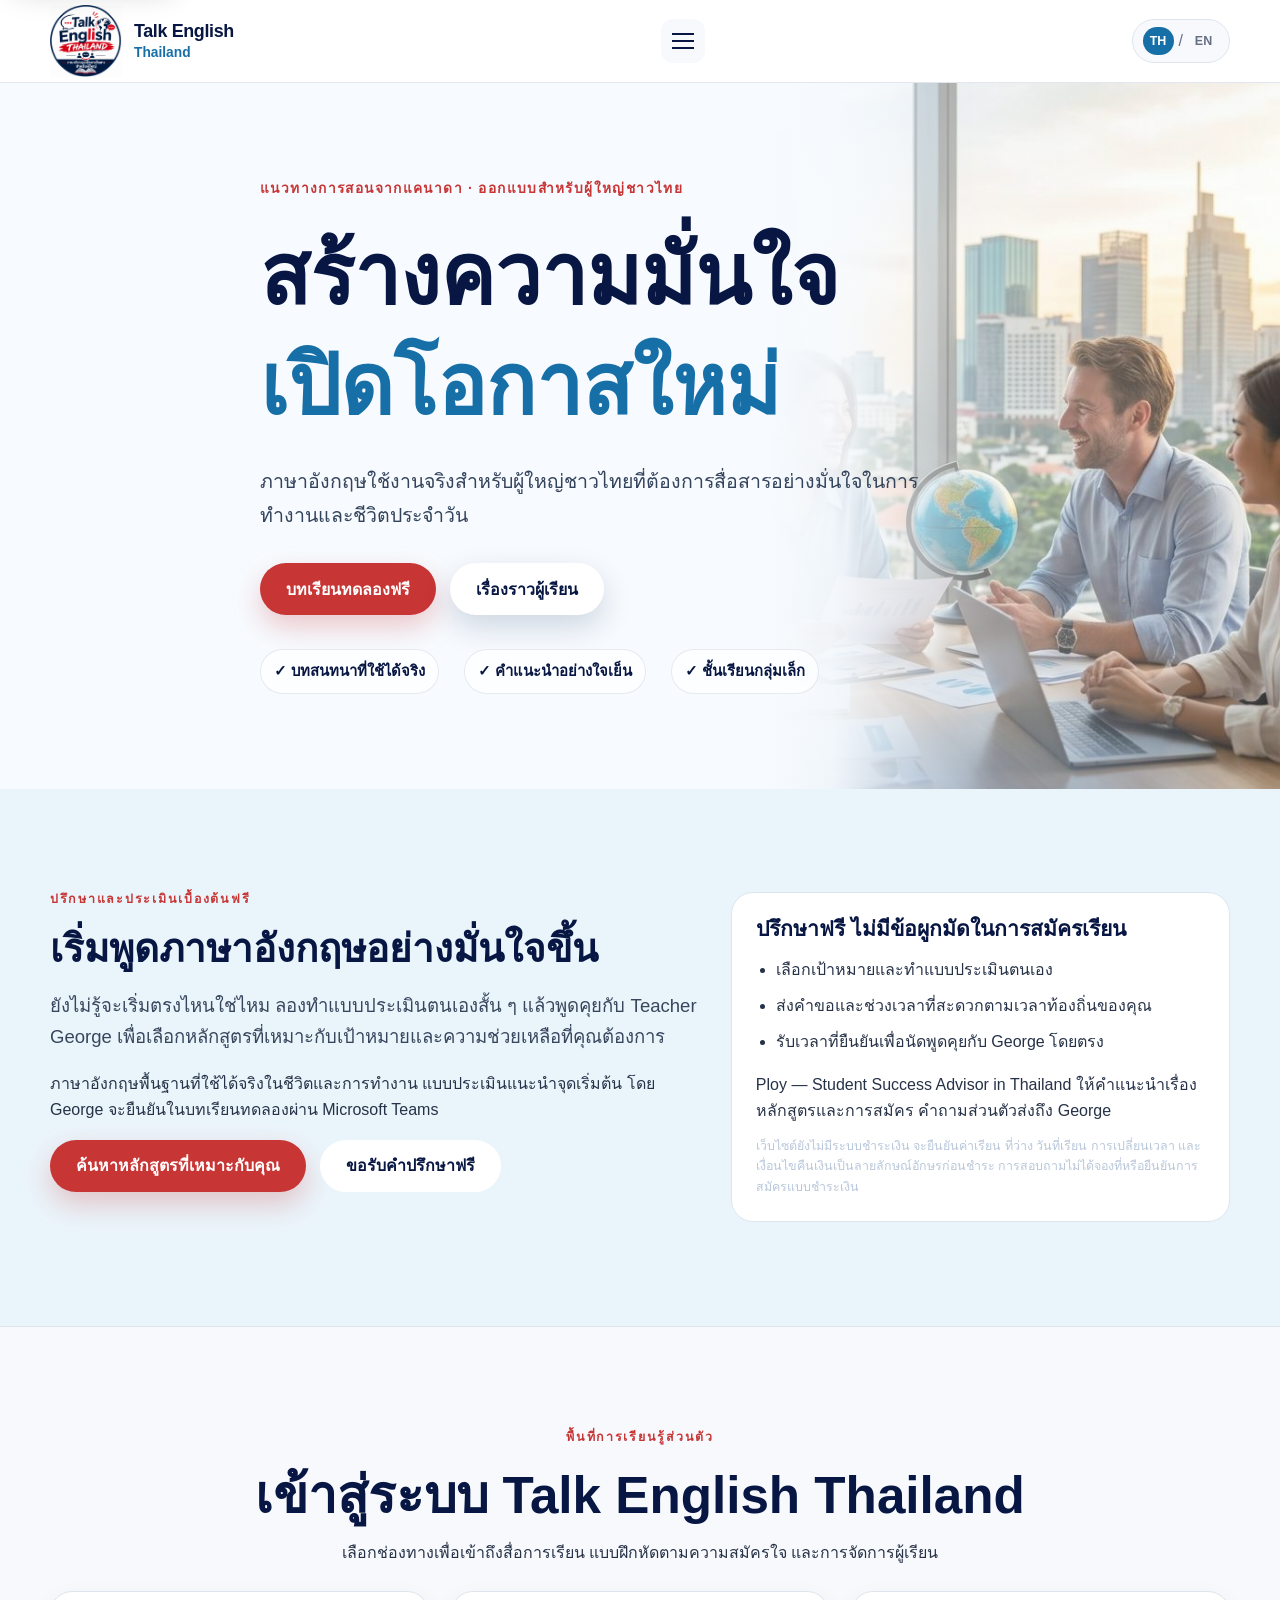
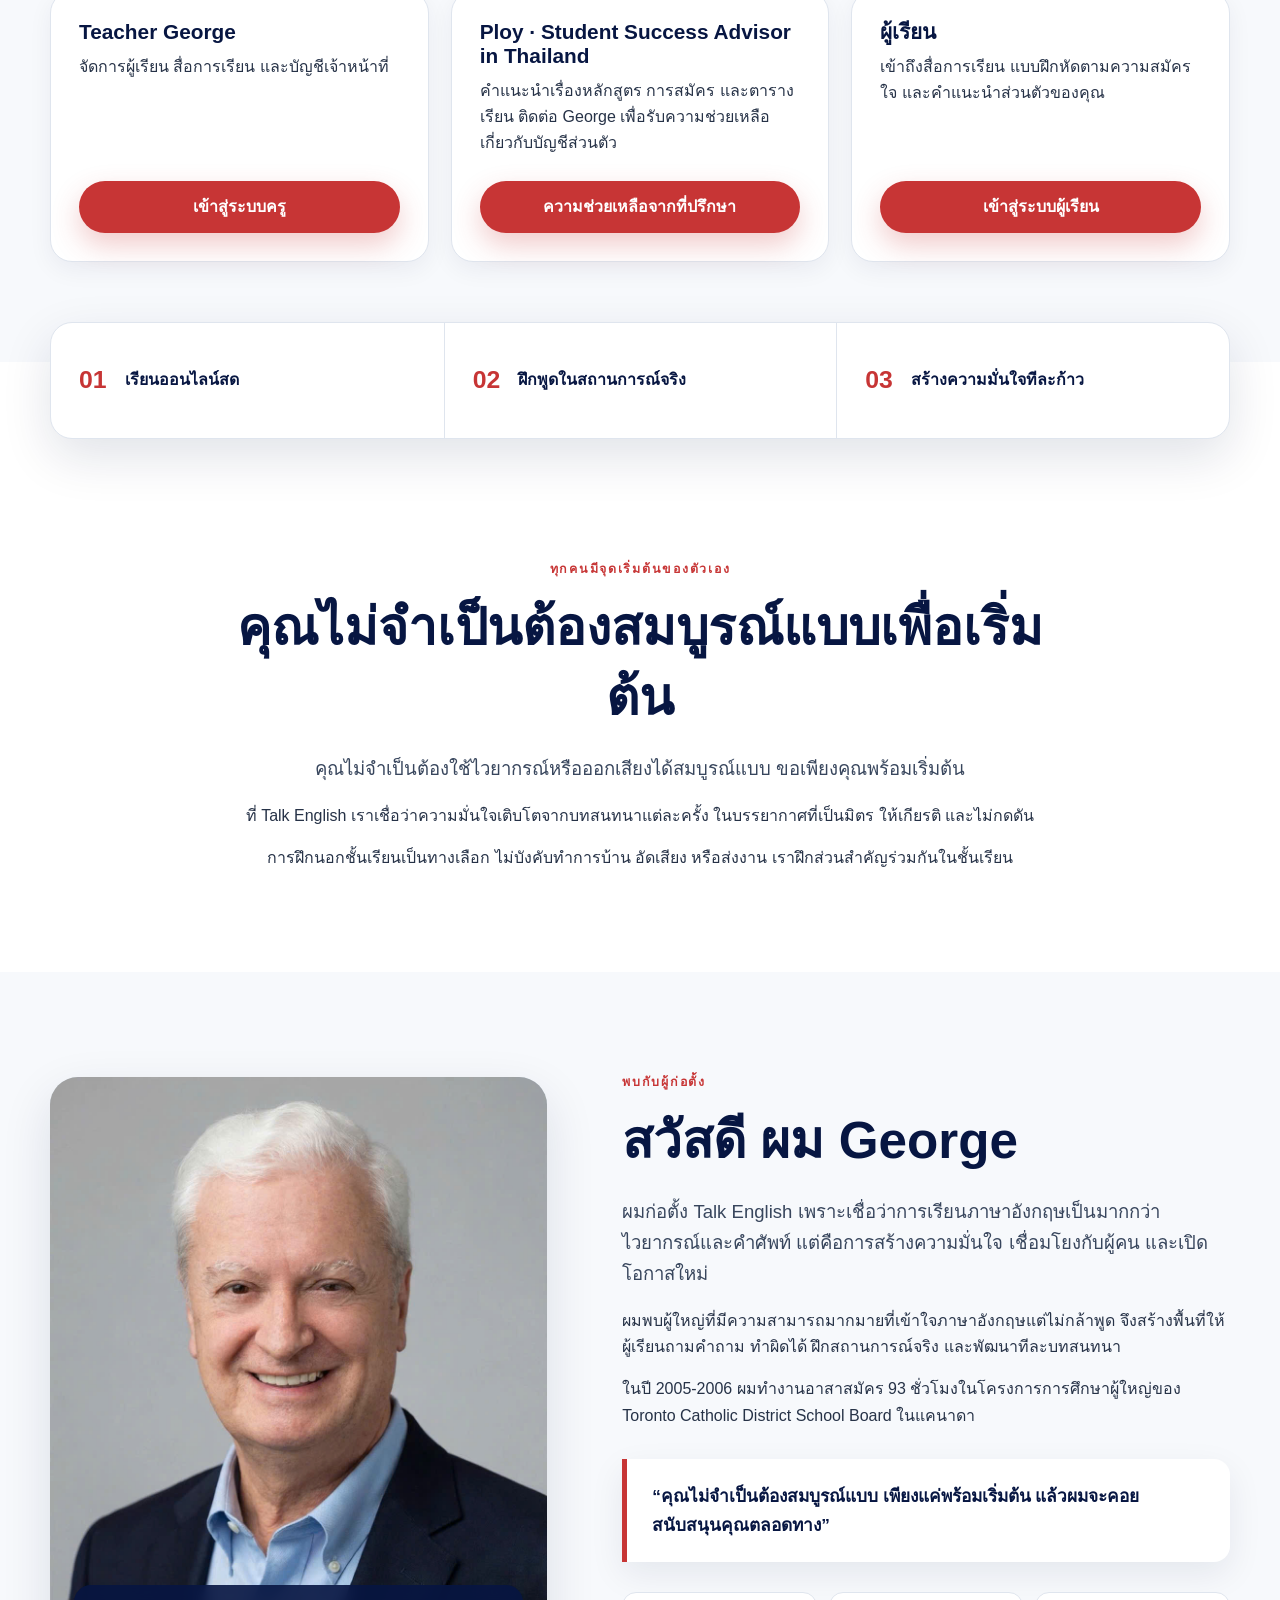
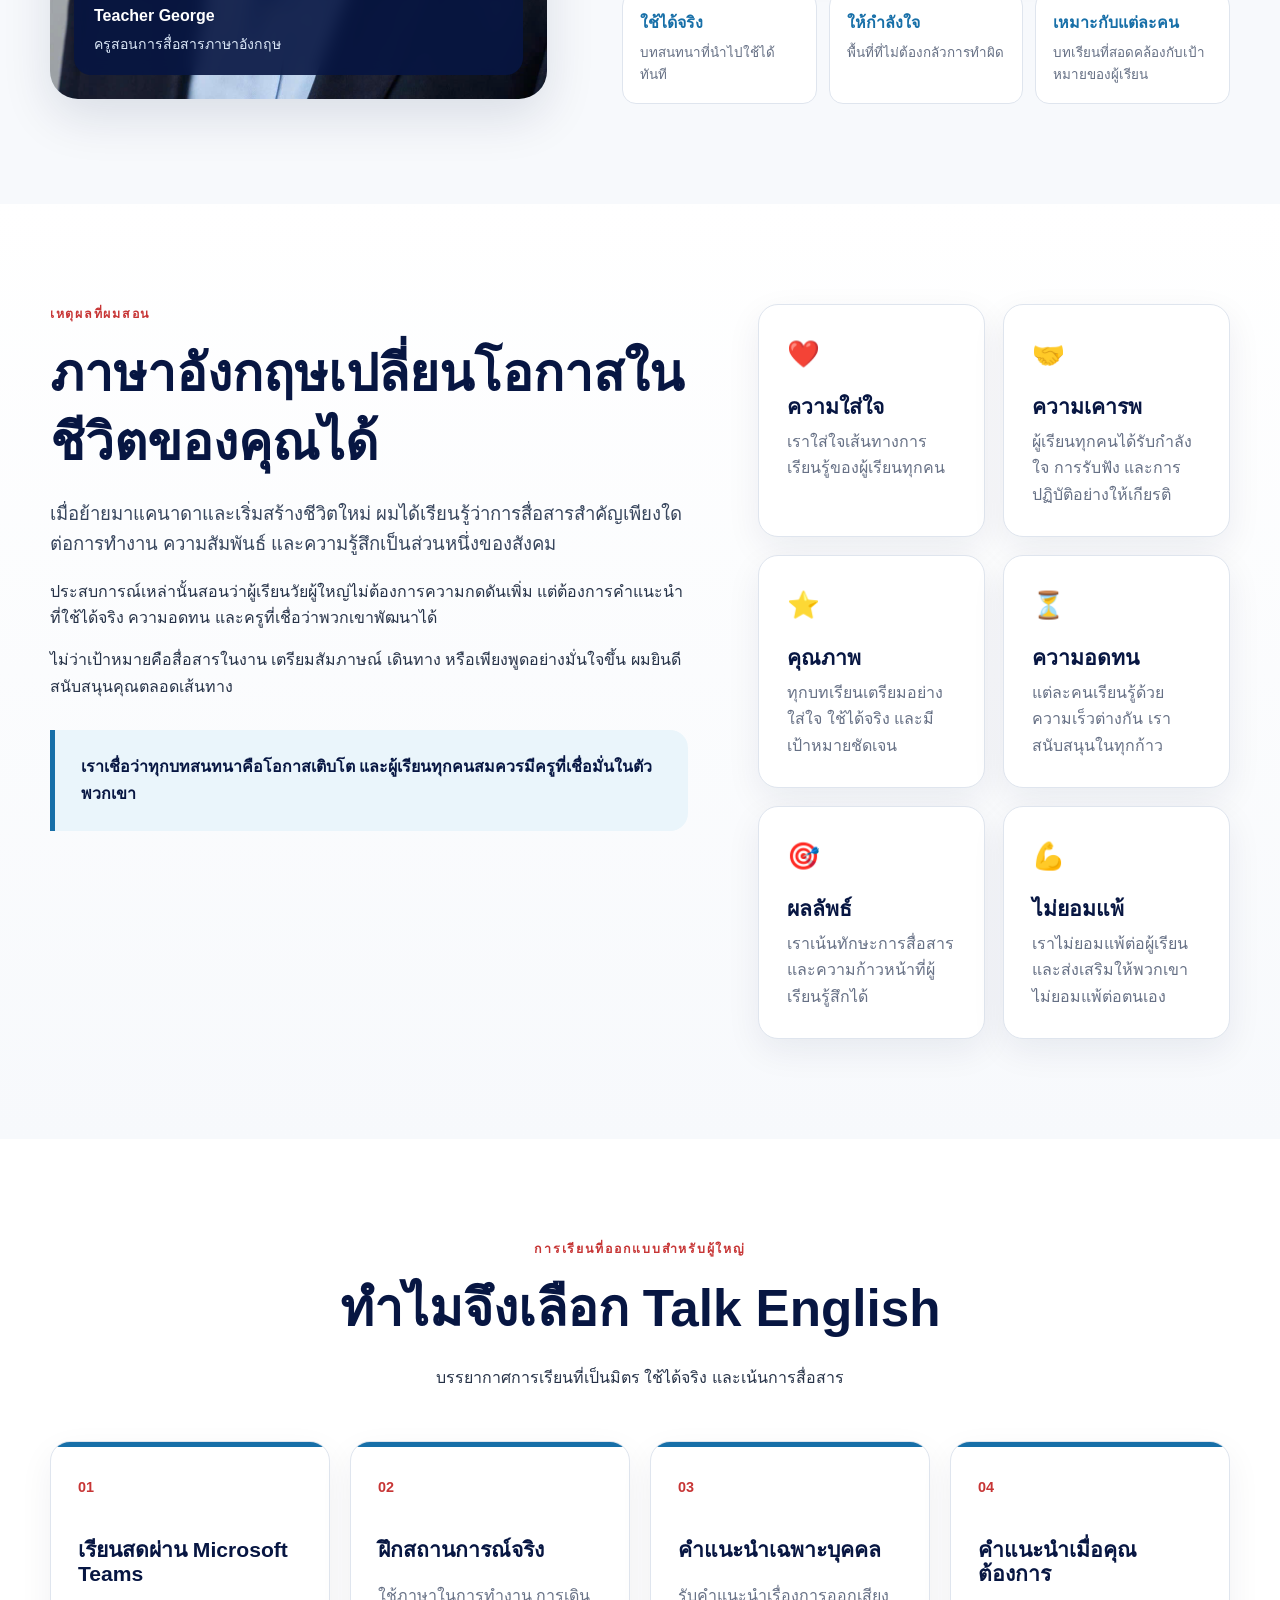
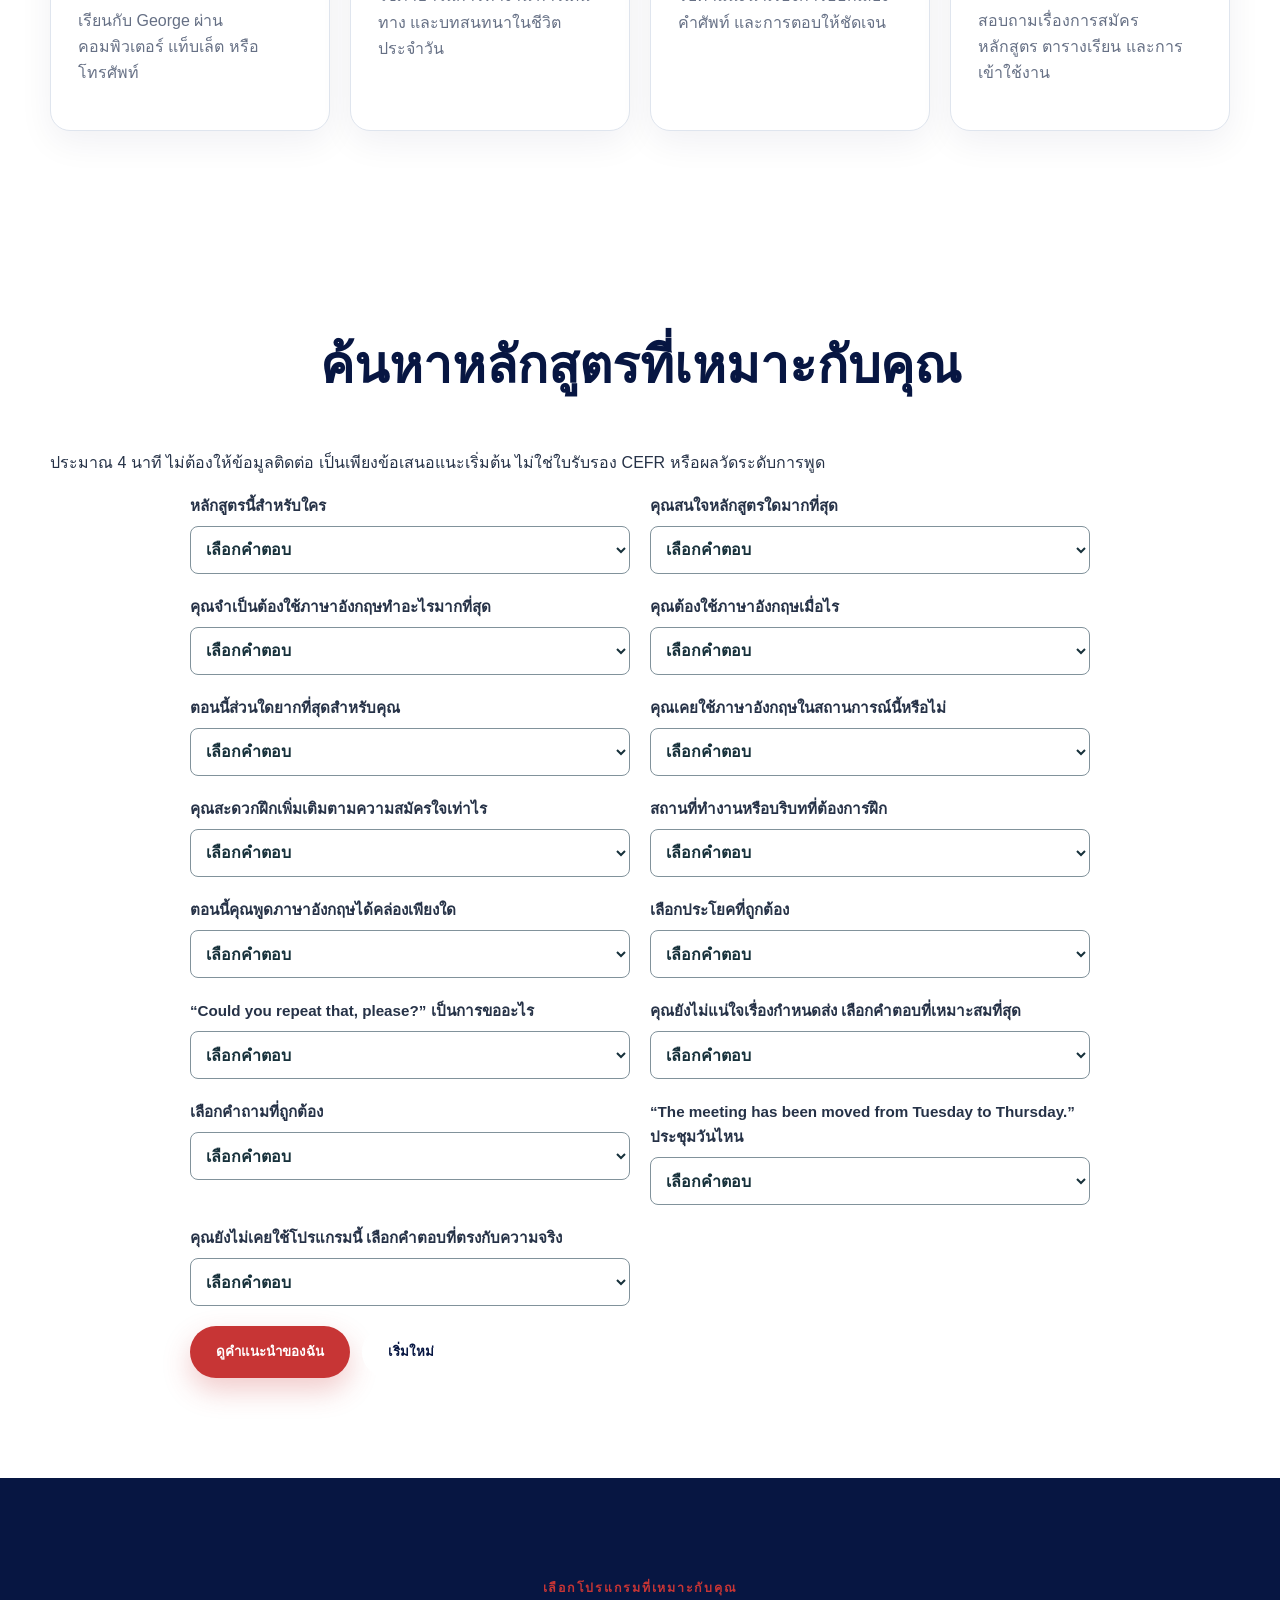
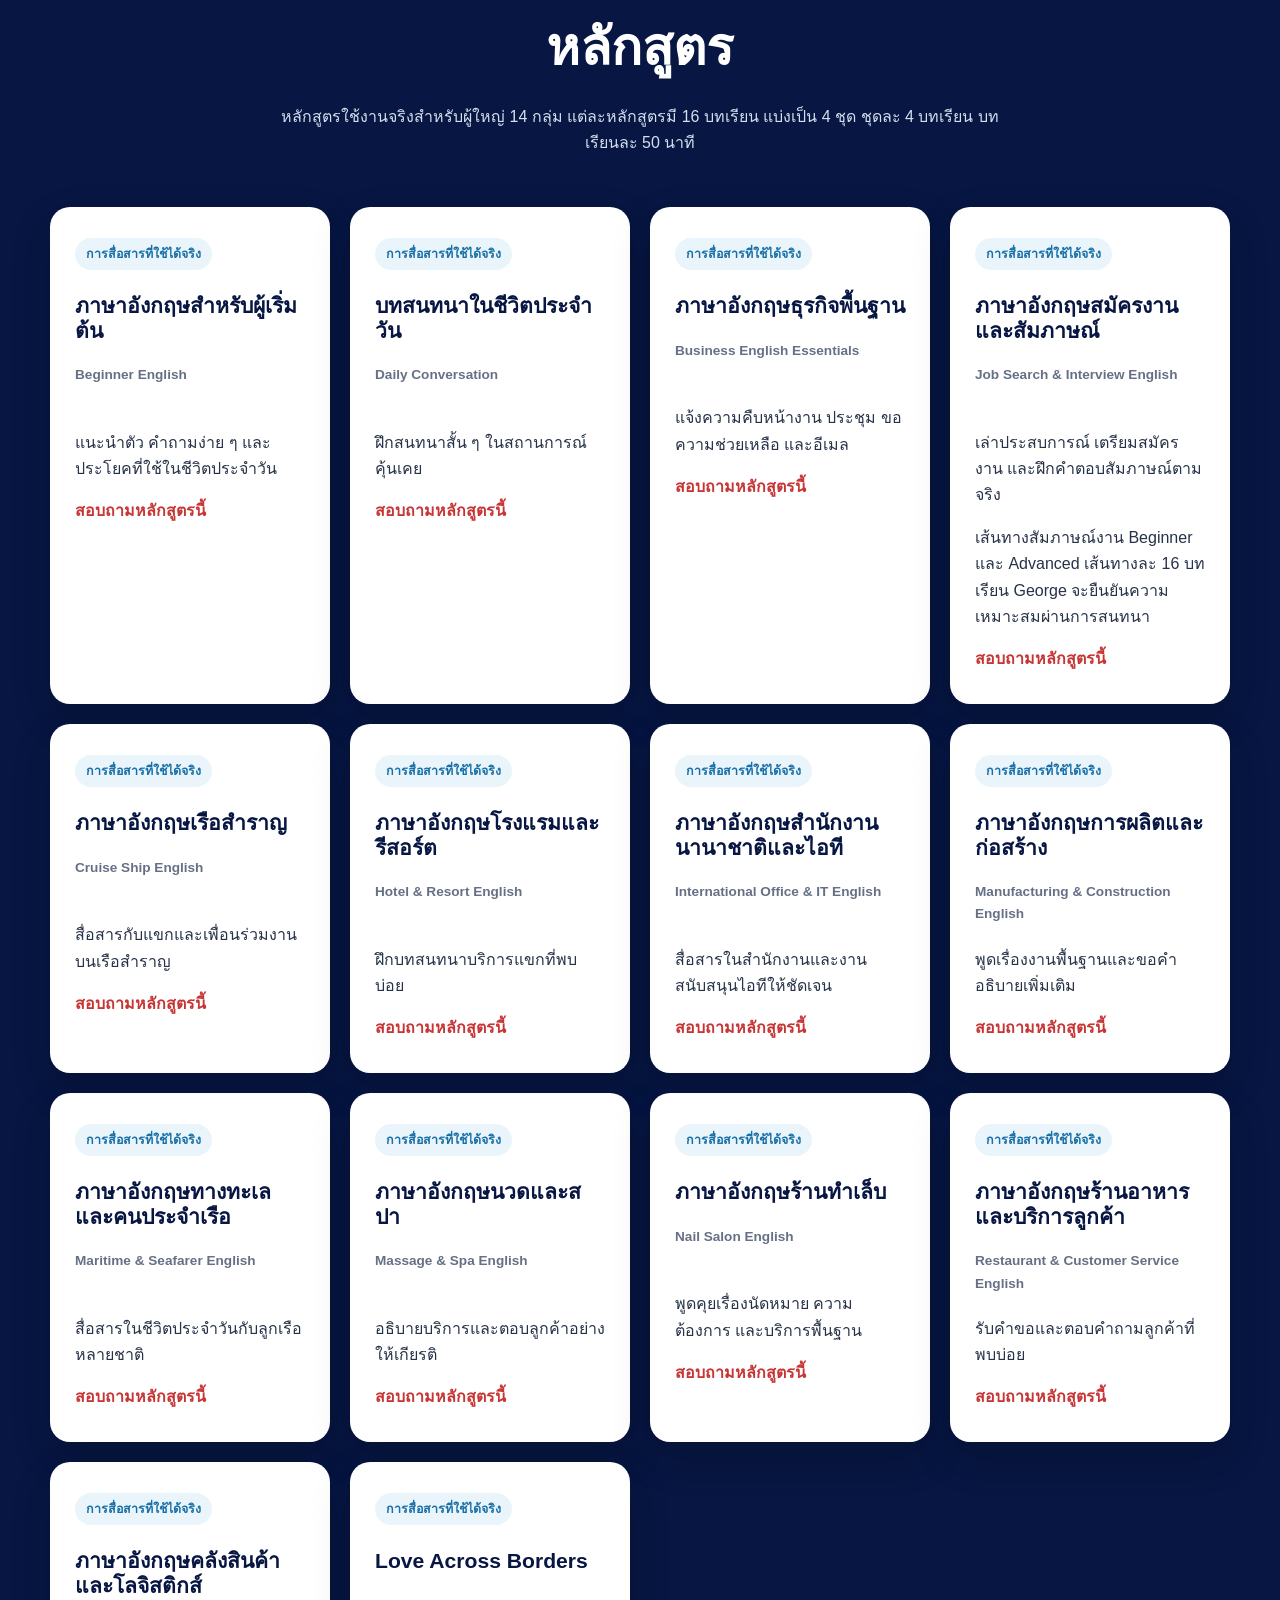
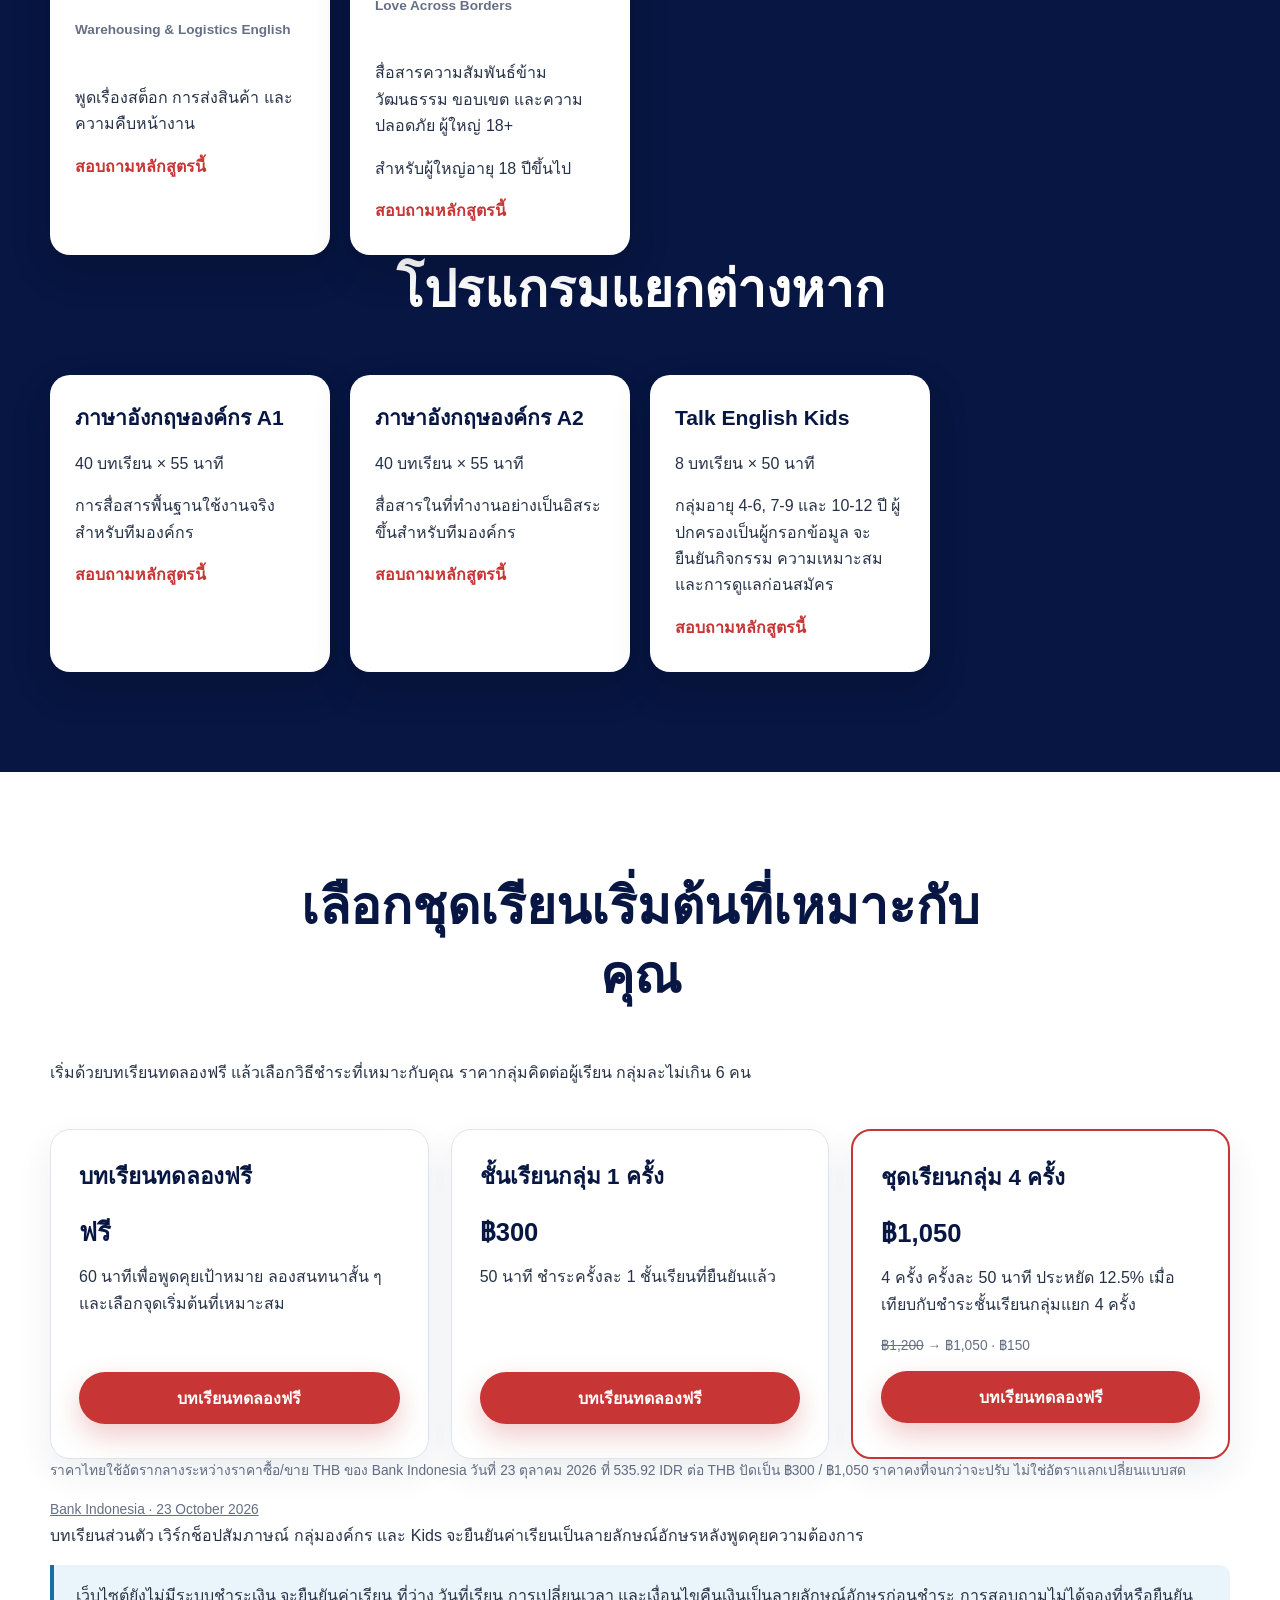
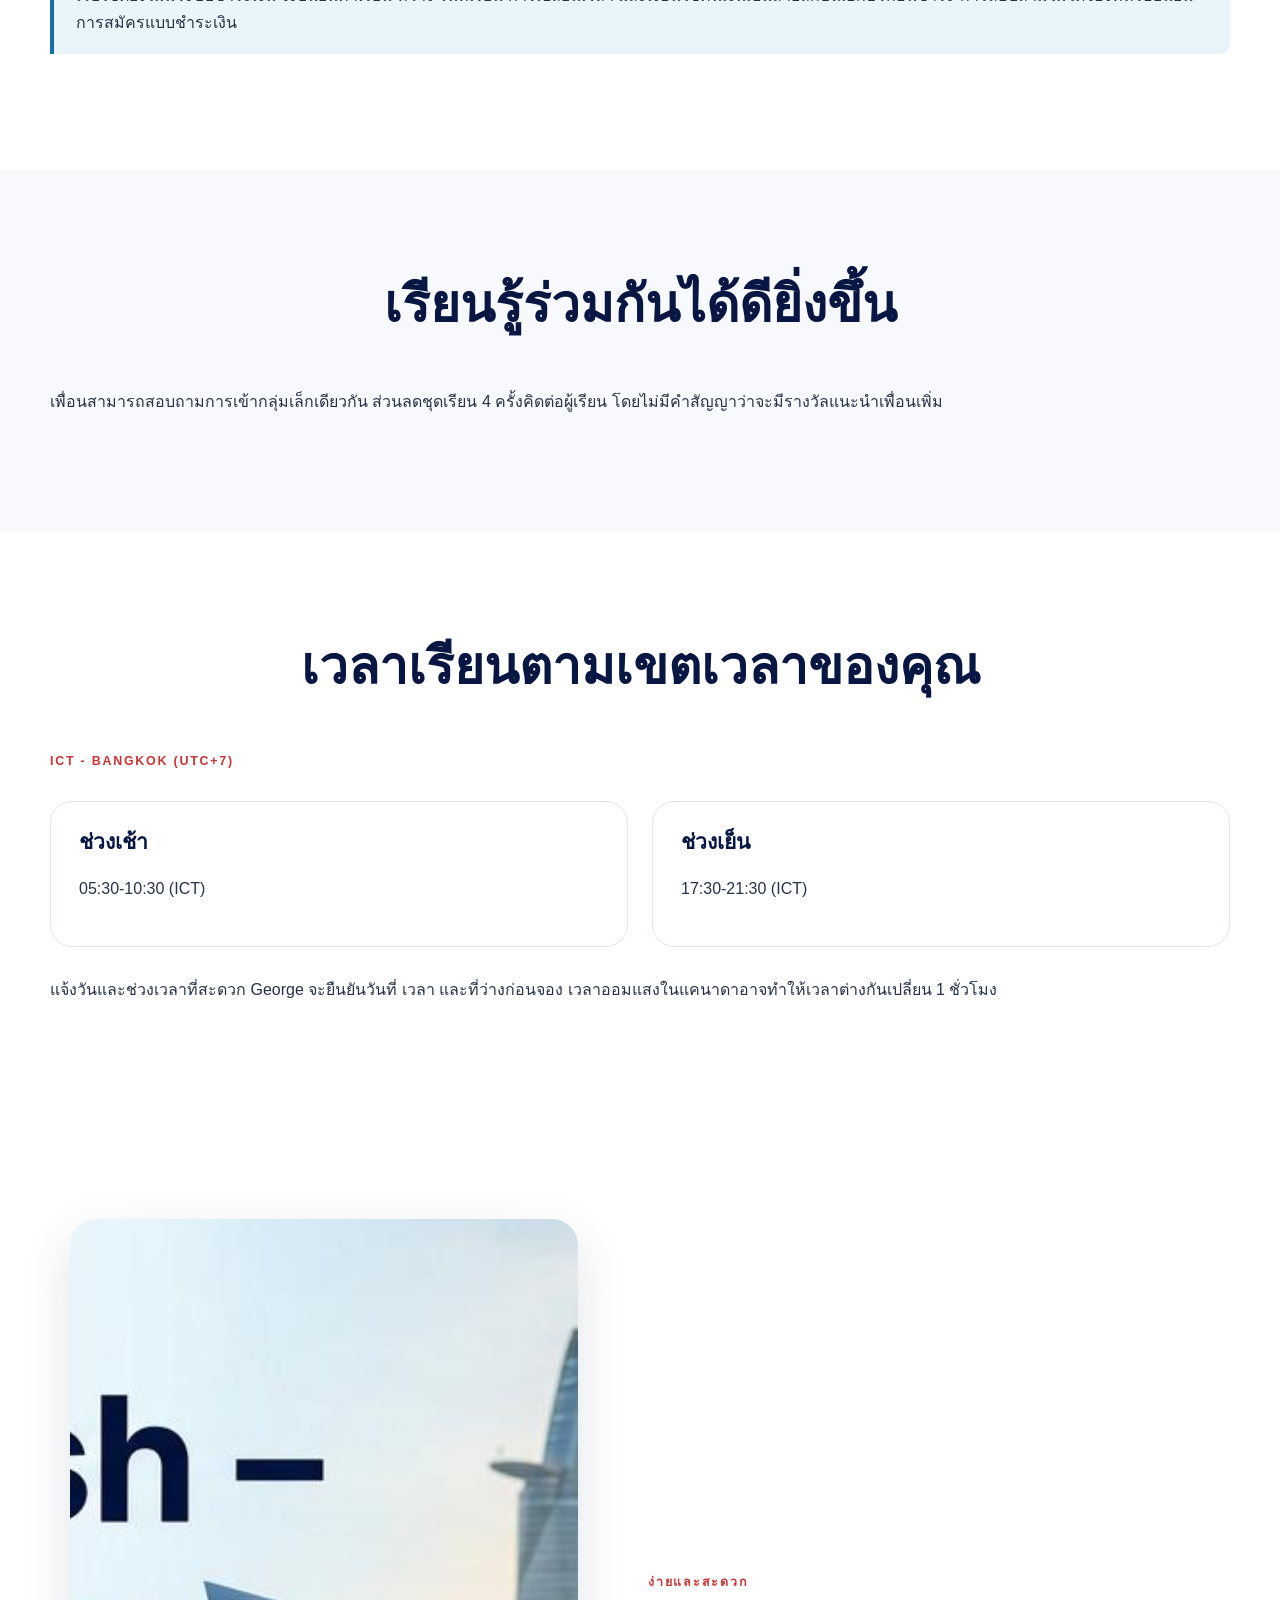
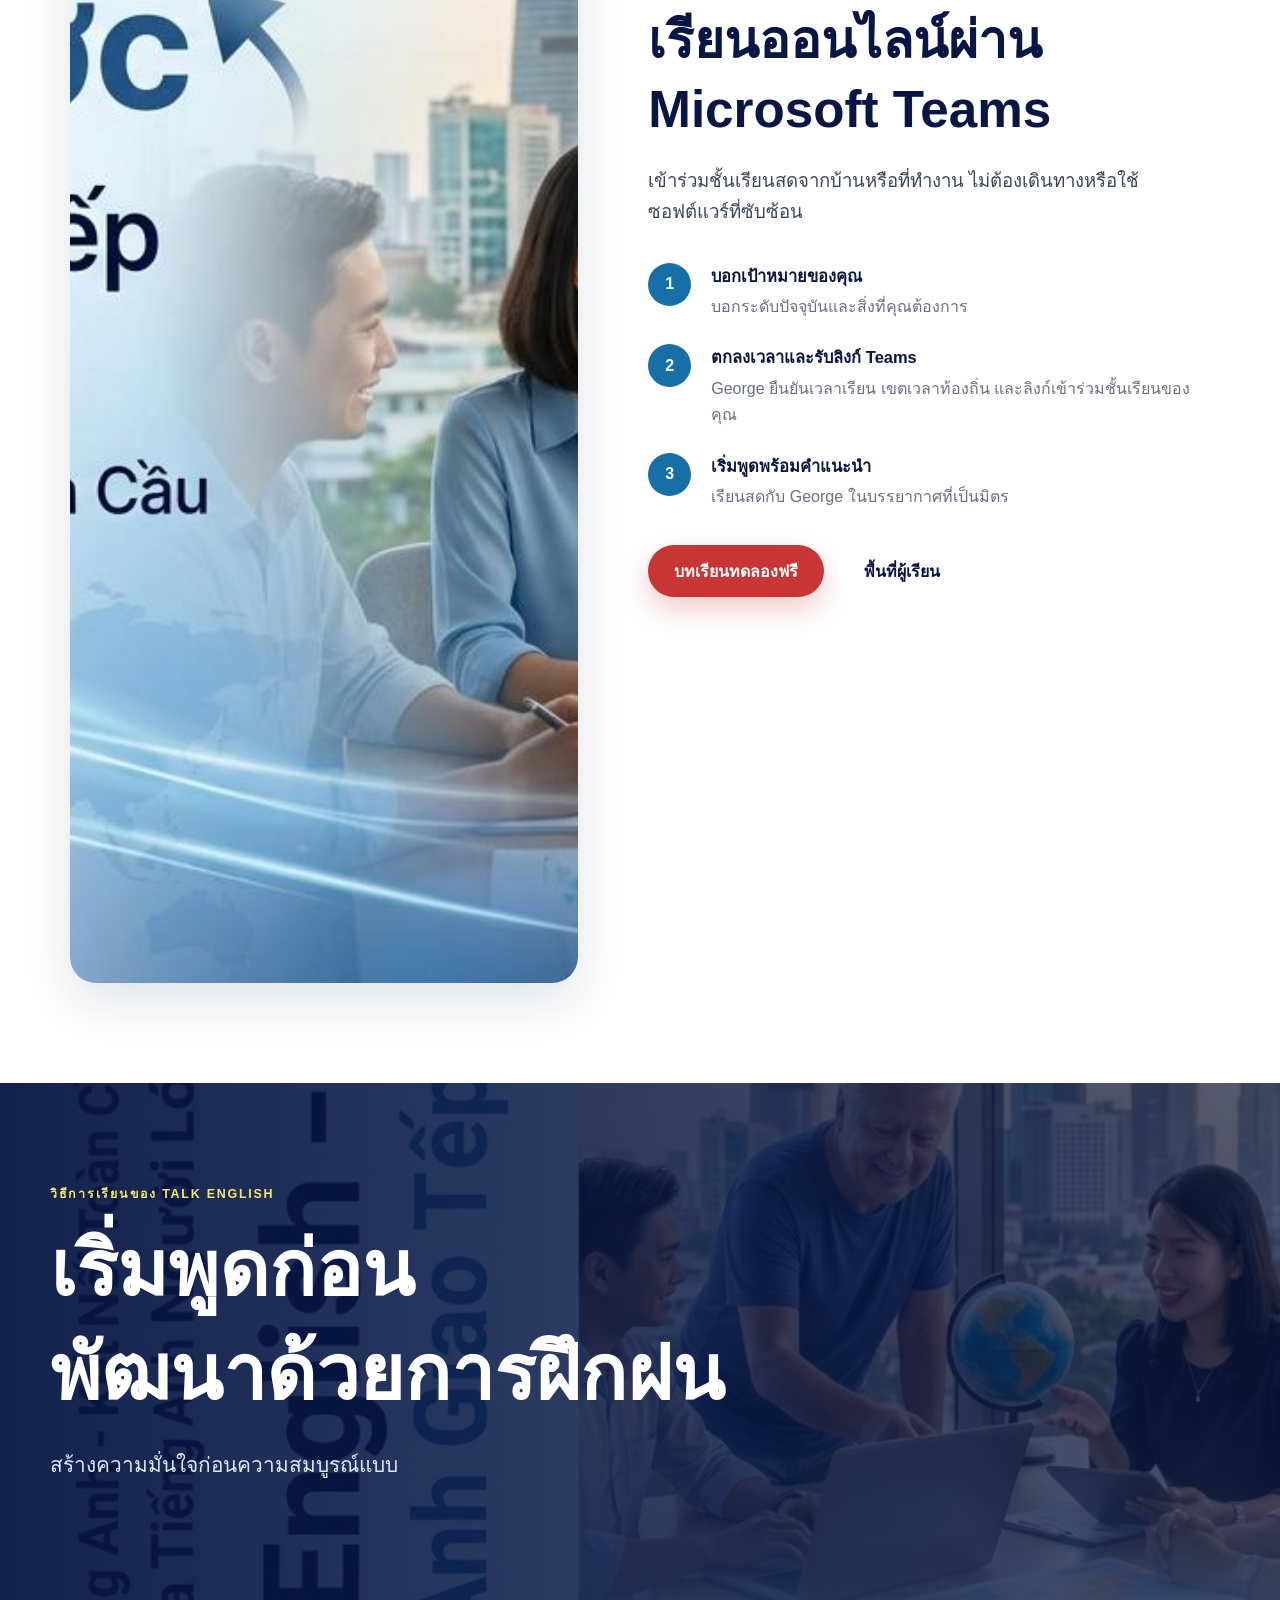
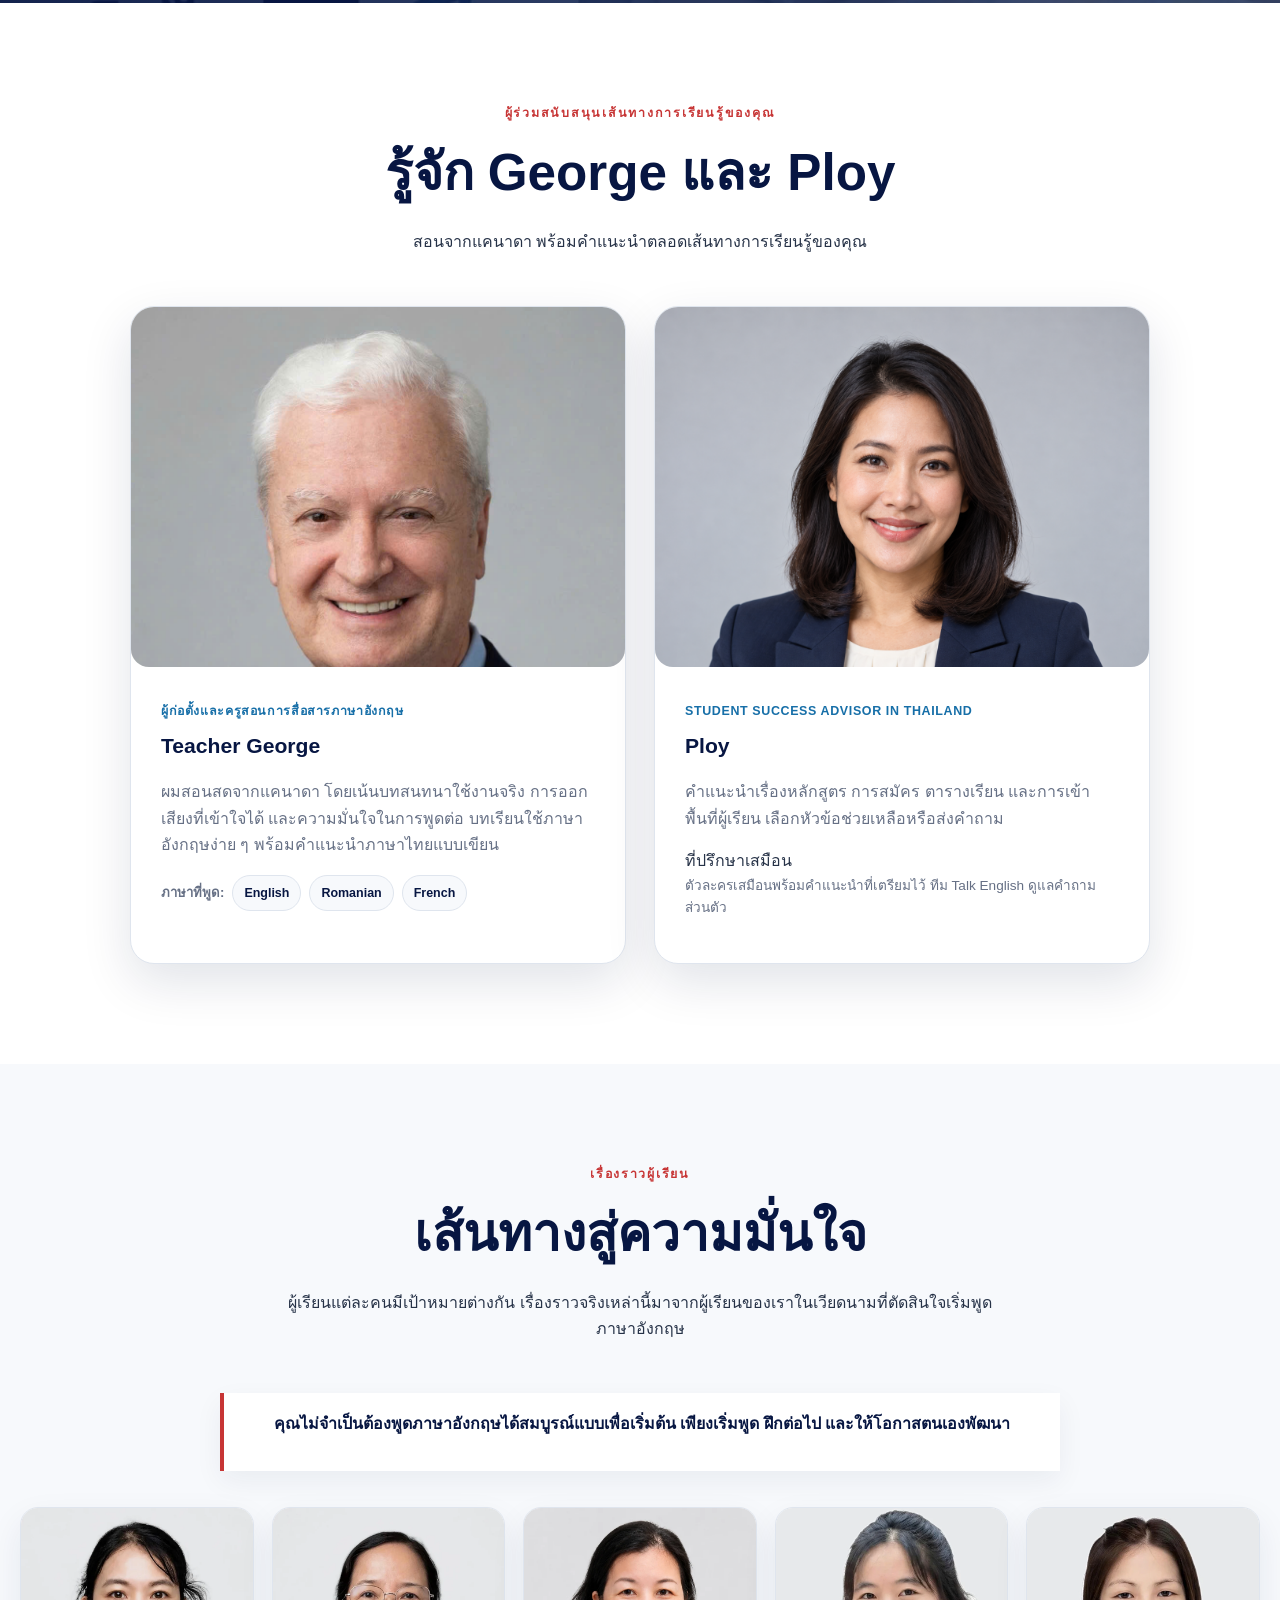
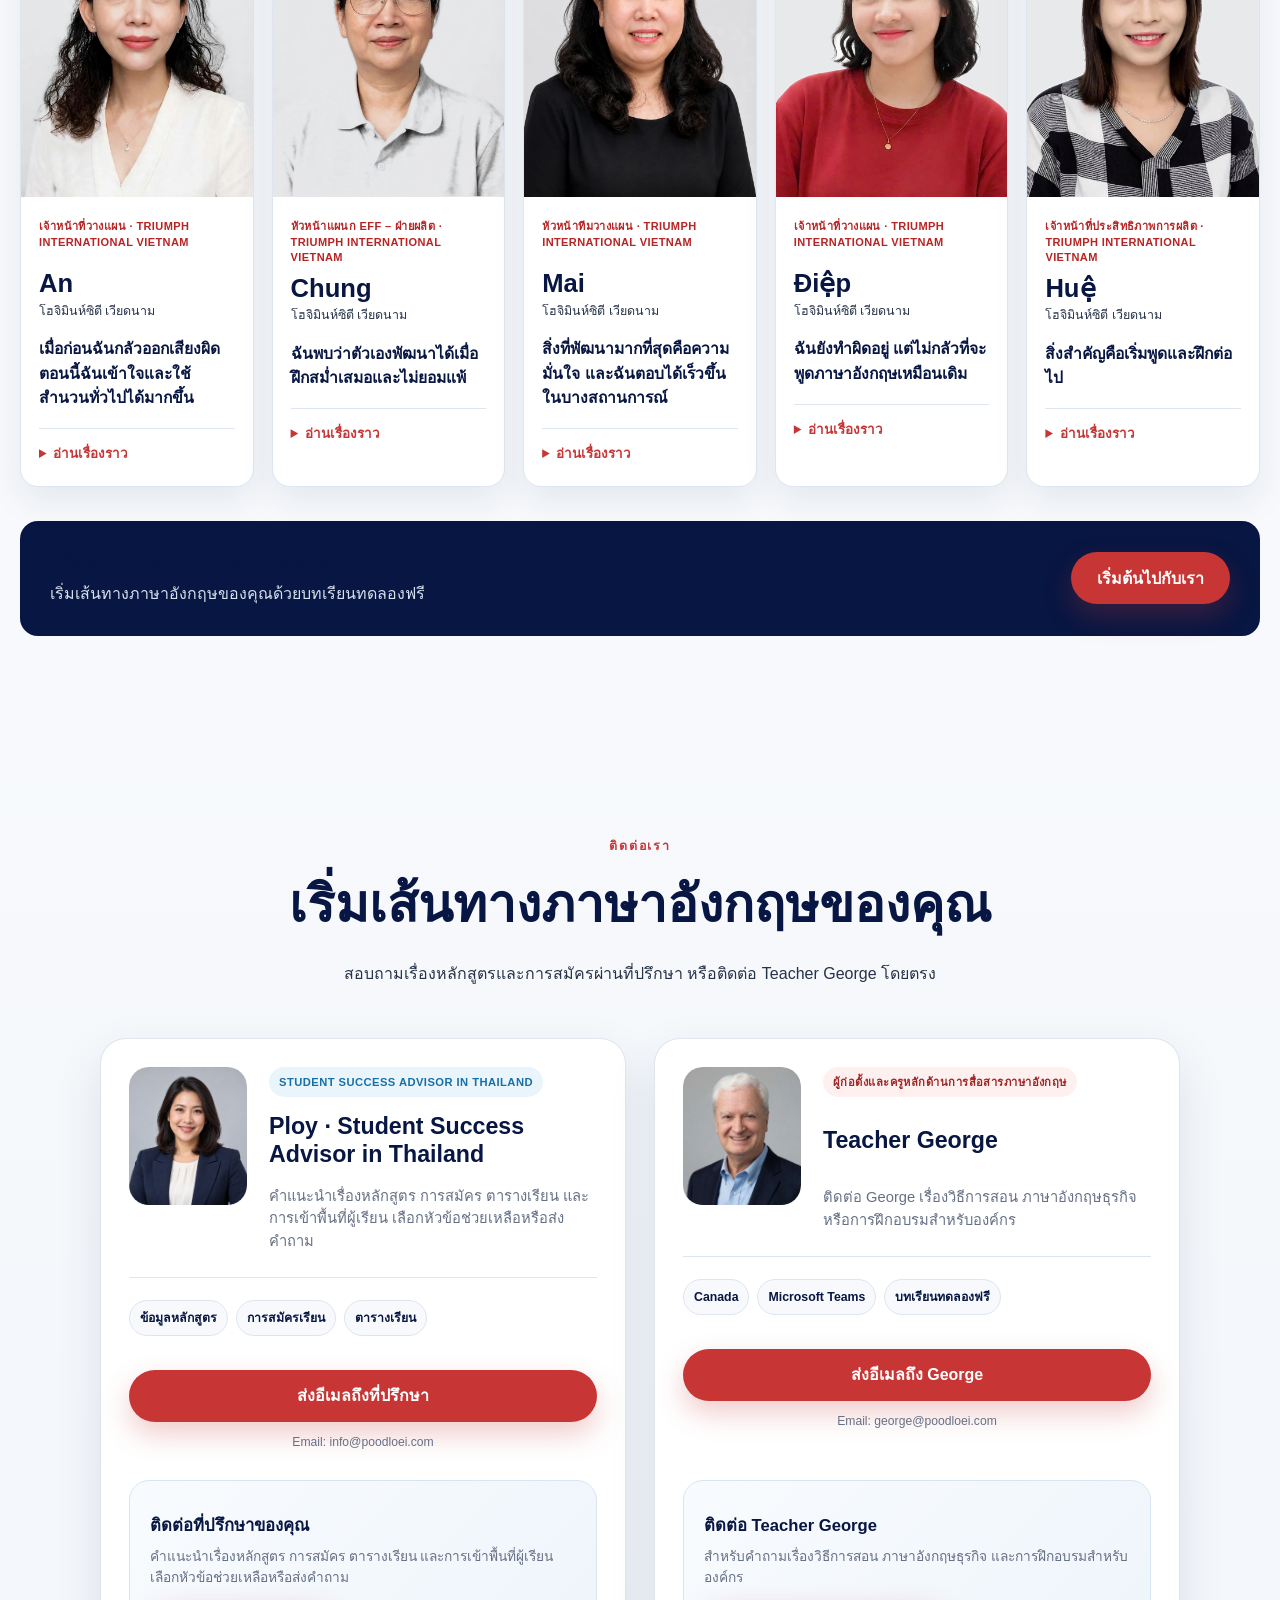
<file: index.html>
<!DOCTYPE html>

<html lang="th">
<head>
<meta charset="utf-8"/>
<meta content="width=device-width, initial-scale=1.0" name="viewport"/>
<meta content="ภาษาอังกฤษใช้งานจริงสำหรับผู้ใหญ่ชาวไทยที่ต้องการสื่อสารอย่างมั่นใจในการทำงานและชีวิตประจำวัน" name="description"/>
<title>Talk English Thailand</title>
<link href="https://poodloei.com/" rel="canonical"/>
<meta content="https://poodloei.com/" property="og:url"/>
<meta content="website" property="og:type"/>
<meta content="Talk English Thailand" property="og:title"/>
<meta content="ภาษาอังกฤษใช้งานจริงสำหรับผู้ใหญ่ชาวไทยที่ต้องการสื่อสารอย่างมั่นใจในการทำงานและชีวิตประจำวัน" property="og:description"/>
<meta content="th_TH" property="og:locale"/>

<link href="css/style.css?v=20261026-parity3" rel="stylesheet"/>

<meta content="#a71930" name="theme-color"/><meta content="light" name="color-scheme"/><link href="css/parity.css?v=20261026-parity3" rel="stylesheet"/></head>
<body class="reference-parity" data-page-title="hero" id="top"><a class="skip-link" data-i18n="skip" href="#main-content">ข้ามไปเนื้อหาหลัก</a>
<header class="site-header">
<div class="header-container">
<a aria-label="Talk English Thailand" class="brand" href="#top">
<img alt="Talk English Thailand" class="site-logo" decoding="async" height="1024" loading="eager" src="images/country-logo.png" width="1024"/>
<span class="brand-copy">
<strong data-i18n="ref_brand_name">Talk English</strong>
<small data-i18n="ref_brand_tagline">Thailand</small>
</span>
</a>
<button aria-controls="main-navigation" aria-expanded="false" aria-label="Talk English Thailand" class="menu-toggle" type="button">
<span></span>
<span></span>
<span></span>
</button>
<div aria-label="Talk English Thailand" class="language-switcher">
<button aria-pressed="true" class="language-button is-active" data-language="th" type="button">TH</button>
<span aria-hidden="true">/</span>
<button aria-pressed="false" class="language-button" data-language="en" type="button">EN</button>
</div><nav aria-label="Talk English Thailand" class="main-navigation" id="main-navigation">
<a data-i18n="ref_nav_home" href="#top">หน้าแรก</a>
<a data-i18n="ref_nav_about" href="#george">เกี่ยวกับ George</a>
<a data-i18n="ref_nav_story" href="#story">เรื่องราวของเรา</a>
<a data-i18n="find" href="#self-assessment">ค้นหาหลักสูตรที่เหมาะกับคุณ</a>
<a data-i18n="ref_nav_courses" href="#courses">หลักสูตร</a>
<a data-i18n="ref_nav_students" href="#student-stories">เรื่องราวผู้เรียน</a>
<a data-i18n="ref_nav_online" href="#online">เรียนออนไลน์</a>
<a data-i18n="ref_nav_faq" href="#faq">คำถามที่พบบ่อย</a>
<a data-i18n="ref_nav_portal" href="#portal-login">พื้นที่ผู้เรียน</a>
<a data-i18n="ref_nav_contact" href="#contact">ติดต่อเรา</a>
<a class="nav-cta" data-i18n="ref_nav_trial" href="#trial-form">บทเรียนทดลองฟรี</a>
</nav>
</div>
</header>
<main id="main-content" tabindex="-1">
<section aria-labelledby="hero-title" class="hero">
<div class="hero-overlay"></div>
<div class="hero-content">
<p class="eyebrow" data-i18n="ref_hero_eyebrow">แนวทางการสอนจากแคนาดา · ออกแบบสำหรับผู้ใหญ่ชาวไทย</p>
<h1 data-i18n="ref_hero_title" id="hero-title">สร้างความมั่นใจ<br/><span>เปิดโอกาสใหม่</span></h1>
<p class="hero-intro" data-i18n="ref_hero_intro">ภาษาอังกฤษใช้งานจริงสำหรับผู้ใหญ่ชาวไทยที่ต้องการสื่อสารอย่างมั่นใจในการทำงานและชีวิตประจำวัน</p>
<div class="hero-actions">
<a class="button button-primary" data-i18n="ref_trial_button" href="#trial-form">บทเรียนทดลองฟรี</a>
<a class="button button-light" data-i18n="ref_meet_students_button" href="#student-stories">เรื่องราวผู้เรียน</a>
</div>
<div aria-label="Talk English Thailand" class="hero-points">
<span data-i18n="ref_hero_point_1">✓ บทสนทนาที่ใช้ได้จริง</span>
<span data-i18n="ref_hero_point_2">✓ คำแนะนำอย่างใจเย็น</span>
<span data-i18n="ref_hero_point_3">✓ ชั้นเรียนกลุ่มเล็ก</span>
</div>
</div>
</section>
<section aria-labelledby="free-assessment-heading" class="section free-assessment-promo" id="free-assessment">
<div class="free-assessment-inner">
<div><p class="section-label" data-i18n="ref_promo_label">ปรึกษาและประเมินเบื้องต้นฟรี</p>
<h2 data-i18n="ref_promo_title" id="free-assessment-heading">เริ่มพูดภาษาอังกฤษอย่างมั่นใจขึ้น</h2>
<p class="lead" data-i18n="ref_promo_intro">ยังไม่รู้จะเริ่มตรงไหนใช่ไหม ลองทำแบบประเมินตนเองสั้น ๆ แล้วพูดคุยกับ Teacher George เพื่อเลือกหลักสูตรที่เหมาะกับเป้าหมายและความช่วยเหลือที่คุณต้องการ</p>
<p data-i18n="ref_promo_practical">ภาษาอังกฤษพื้นฐานที่ใช้ได้จริงในชีวิตและการทำงาน แบบประเมินแนะนำจุดเริ่มต้น โดย George จะยืนยันในบทเรียนทดลองผ่าน Microsoft Teams</p>
<div class="hero-actions"><a class="button button-primary" data-i18n="ref_promo_find" href="#self-assessment">ค้นหาหลักสูตรที่เหมาะกับคุณ</a><a class="button button-secondary" data-i18n="ref_promo_register" href="#trial-form">ขอรับคำปรึกษาฟรี</a></div></div>
<div class="free-assessment-details"><h3 data-i18n="ref_promo_free">ปรึกษาฟรี ไม่มีข้อผูกมัดในการสมัครเรียน</h3><ul><li data-i18n="ref_promo_step_1">เลือกเป้าหมายและทำแบบประเมินตนเอง</li><li data-i18n="ref_promo_step_2">ส่งคำขอและช่วงเวลาที่สะดวกตามเวลาท้องถิ่นของคุณ</li><li data-i18n="ref_promo_step_3">รับเวลาที่ยืนยันเพื่อนัดพูดคุยกับ George โดยตรง</li></ul><p data-i18n="ref_promo_an">Ploy — Student Success Advisor in Thailand ให้คำแนะนำเรื่องหลักสูตรและการสมัคร คำถามส่วนตัวส่งถึง George</p><p class="form-note" data-i18n="ref_promo_terms">เว็บไซต์ยังไม่มีระบบชำระเงิน จะยืนยันค่าเรียน ที่ว่าง วันที่เรียน การเปลี่ยนเวลา และเงื่อนไขคืนเงินเป็นลายลักษณ์อักษรก่อนชำระ การสอบถามไม่ได้จองที่หรือยืนยันการสมัครแบบชำระเงิน</p></div>
</div></section>
<section aria-labelledby="portal-login-title" class="section portal-login-section" id="portal-login">
<div class="portal-login-heading"><p class="section-label" data-i18n="ref_portal_label">พื้นที่การเรียนรู้ส่วนตัว</p><h2 data-i18n="ref_portal_title" id="portal-login-title">เข้าสู่ระบบ Talk English Thailand</h2><p data-i18n="ref_portal_intro">เลือกช่องทางเพื่อเข้าถึงสื่อการเรียน แบบฝึกหัดตามความสมัครใจ และการจัดการผู้เรียน</p></div>
<div class="portal-login-grid">
<article class="portal-login-card">
<h3 data-i18n="ref_portal_teacher_title">Teacher George</h3>
<p data-i18n="ref_portal_teacher_copy">จัดการผู้เรียน สื่อการเรียน และบัญชีเจ้าหน้าที่</p>
<a class="button button-primary" data-i18n="ref_portal_teacher_login" href="student/">เข้าสู่ระบบครู</a>
</article>
<article class="portal-login-card">
<h3 data-i18n="ref_portal_advisor_title">Ploy · Student Success Advisor in Thailand</h3>
<p data-i18n="ref_portal_advisor_copy">คำแนะนำเรื่องหลักสูตร การสมัคร และตารางเรียน ติดต่อ George เพื่อรับความช่วยเหลือเกี่ยวกับบัญชีส่วนตัว</p>
<a class="button button-primary" data-i18n="ref_portal_advisor_login" href="help/">ความช่วยเหลือจากที่ปรึกษา</a>
</article>
<article class="portal-login-card">
<h3 data-i18n="ref_portal_student_title">ผู้เรียน</h3>
<p data-i18n="ref_portal_student_copy">เข้าถึงสื่อการเรียน แบบฝึกหัดตามความสมัครใจ และคำแนะนำส่วนตัวของคุณ</p>
<a class="button button-primary" data-i18n="ref_portal_student_login" href="student/">เข้าสู่ระบบผู้เรียน</a>
</article>
</div>
</section>
<section aria-label="Talk English Thailand" class="trust-strip">
<div>
<strong>01</strong>
<span data-i18n="ref_trust_1">เรียนออนไลน์สด</span>
</div>
<div>
<strong>02</strong>
<span data-i18n="ref_trust_2">ฝึกพูดในสถานการณ์จริง</span>
</div>
<div>
<strong>03</strong>
<span data-i18n="ref_trust_3">สร้างความมั่นใจทีละก้าว</span>
</div>
</section>
<section aria-labelledby="section-1" class="section intro-section">
<div class="narrow-copy">
<p class="section-label" data-i18n="ref_intro_label">ทุกคนมีจุดเริ่มต้นของตัวเอง</p>
<h2 data-i18n="ref_intro_title" id="section-1">คุณไม่จำเป็นต้องสมบูรณ์แบบเพื่อเริ่มต้น</h2>
<p class="lead" data-i18n="ref_intro_lead">คุณไม่จำเป็นต้องใช้ไวยากรณ์หรือออกเสียงได้สมบูรณ์แบบ ขอเพียงคุณพร้อมเริ่มต้น</p>
<p data-i18n="ref_intro_body">ที่ Talk English เราเชื่อว่าความมั่นใจเติบโตจากบทสนทนาแต่ละครั้ง ในบรรยากาศที่เป็นมิตร ให้เกียรติ และไม่กดดัน</p>
<p data-i18n="ref_practice_policy">การฝึกนอกชั้นเรียนเป็นทางเลือก ไม่บังคับทำการบ้าน อัดเสียง หรือส่งงาน เราฝึกส่วนสำคัญร่วมกันในชั้นเรียน</p>
</div>
</section>
<section aria-labelledby="section-2" class="section about-section" id="george">
<div class="section-grid about-grid">
<div class="portrait-frame">
<img alt="Teacher George" class="george-photo" decoding="async" height="1280" loading="lazy" src="images/george.jpg" width="1024"/>
<div class="portrait-badge">
<strong data-i18n="ref_george_name">Teacher George</strong>
<span data-i18n="ref_george_role">ครูสอนการสื่อสารภาษาอังกฤษ</span>
</div>
</div>
<div class="about-copy">
<p class="section-label" data-i18n="ref_about_label">พบกับผู้ก่อตั้ง</p>
<h2 data-i18n="ref_about_title" id="section-2">สวัสดี ผม George</h2>
<p class="lead" data-i18n="ref_about_lead">ผมก่อตั้ง Talk English เพราะเชื่อว่าการเรียนภาษาอังกฤษเป็นมากกว่าไวยากรณ์และคำศัพท์ แต่คือการสร้างความมั่นใจ เชื่อมโยงกับผู้คน และเปิดโอกาสใหม่</p>
<p data-i18n="ref_about_body">ผมพบผู้ใหญ่ที่มีความสามารถมากมายที่เข้าใจภาษาอังกฤษแต่ไม่กล้าพูด จึงสร้างพื้นที่ให้ผู้เรียนถามคำถาม ทำผิดได้ ฝึกสถานการณ์จริง และพัฒนาทีละบทสนทนา</p>
<p data-i18n="ref_george_experience">ในปี 2005-2006 ผมทำงานอาสาสมัคร 93 ชั่วโมงในโครงการการศึกษาผู้ใหญ่ของ Toronto Catholic District School Board ในแคนาดา</p>
<blockquote data-i18n="ref_about_quote">“คุณไม่จำเป็นต้องสมบูรณ์แบบ เพียงแค่พร้อมเริ่มต้น แล้วผมจะคอยสนับสนุนคุณตลอดทาง”</blockquote>
<div class="feature-list">
<div>
<strong data-i18n="ref_feature_1_title">ใช้ได้จริง</strong>
<span data-i18n="ref_feature_1_body">บทสนทนาที่นำไปใช้ได้ทันที</span>
</div>
<div>
<strong data-i18n="ref_feature_2_title">ให้กำลังใจ</strong>
<span data-i18n="ref_feature_2_body">พื้นที่ที่ไม่ต้องกลัวการทำผิด</span>
</div>
<div>
<strong data-i18n="ref_feature_3_title">เหมาะกับแต่ละคน</strong>
<span data-i18n="ref_feature_3_body">บทเรียนที่สอดคล้องกับเป้าหมายของผู้เรียน</span>
</div>
</div>
</div>
</div>
</section>
<section aria-labelledby="section-3" class="section founder-story-section" id="story">
<div class="founder-story-grid">
<div class="founder-story-copy">
<p class="section-label" data-i18n="ref_story_label">เหตุผลที่ผมสอน</p>
<h2 data-i18n="ref_story_title" id="section-3">ภาษาอังกฤษเปลี่ยนโอกาสในชีวิตของคุณได้</h2>
<p class="lead" data-i18n="ref_story_lead">เมื่อย้ายมาแคนาดาและเริ่มสร้างชีวิตใหม่ ผมได้เรียนรู้ว่าการสื่อสารสำคัญเพียงใดต่อการทำงาน ความสัมพันธ์ และความรู้สึกเป็นส่วนหนึ่งของสังคม</p>
<p data-i18n="ref_story_body_1">ประสบการณ์เหล่านั้นสอนว่าผู้เรียนวัยผู้ใหญ่ไม่ต้องการความกดดันเพิ่ม แต่ต้องการคำแนะนำที่ใช้ได้จริง ความอดทน และครูที่เชื่อว่าพวกเขาพัฒนาได้</p>
<p data-i18n="ref_story_body_2">ไม่ว่าเป้าหมายคือสื่อสารในงาน เตรียมสัมภาษณ์ เดินทาง หรือเพียงพูดอย่างมั่นใจขึ้น ผมยินดีสนับสนุนคุณตลอดเส้นทาง</p>
<div class="story-highlight" data-i18n="ref_story_highlight">เราเชื่อว่าทุกบทสนทนาคือโอกาสเติบโต และผู้เรียนทุกคนสมควรมีครูที่เชื่อมั่นในตัวพวกเขา</div>
</div>
<div class="founder-values"><article><span>❤️</span><h3 data-i18n="ref_value_1_title">ความใส่ใจ</h3><p data-i18n="ref_value_1_body">เราใส่ใจเส้นทางการเรียนรู้ของผู้เรียนทุกคน</p></article><article><span>🤝</span><h3 data-i18n="ref_value_2_title">ความเคารพ</h3><p data-i18n="ref_value_2_body">ผู้เรียนทุกคนได้รับกำลังใจ การรับฟัง และการปฏิบัติอย่างให้เกียรติ</p></article><article><span>⭐</span><h3 data-i18n="ref_value_3_title">คุณภาพ</h3><p data-i18n="ref_value_3_body">ทุกบทเรียนเตรียมอย่างใส่ใจ ใช้ได้จริง และมีเป้าหมายชัดเจน</p></article><article><span>⏳</span><h3 data-i18n="ref_value_4_title">ความอดทน</h3><p data-i18n="ref_value_4_body">แต่ละคนเรียนรู้ด้วยความเร็วต่างกัน เราสนับสนุนในทุกก้าว</p></article><article><span>🎯</span><h3 data-i18n="ref_value_5_title">ผลลัพธ์</h3><p data-i18n="ref_value_5_body">เราเน้นทักษะการสื่อสารและความก้าวหน้าที่ผู้เรียนรู้สึกได้</p></article><article><span>💪</span><h3 data-i18n="ref_value_6_title">ไม่ยอมแพ้</h3><p data-i18n="ref_value_6_body">เราไม่ยอมแพ้ต่อผู้เรียน และส่งเสริมให้พวกเขาไม่ยอมแพ้ต่อตนเอง</p></article></div>
</div>
</section>
<section aria-labelledby="section-4" class="section why-section">
<div class="section-heading">
<p class="section-label" data-i18n="ref_why_label">การเรียนที่ออกแบบสำหรับผู้ใหญ่</p>
<h2 data-i18n="ref_why_title" id="section-4">ทำไมจึงเลือก Talk English</h2>
<p data-i18n="ref_why_intro">บรรยากาศการเรียนที่เป็นมิตร ใช้ได้จริง และเน้นการสื่อสาร</p>
</div>
<div class="card-grid">
<article class="info-card">
<span class="card-number">01</span>
<h3 data-i18n="ref_why_1_title">เรียนสดผ่าน Microsoft Teams</h3>
<p data-i18n="ref_why_1_body">เรียนกับ George ผ่านคอมพิวเตอร์ แท็บเล็ต หรือโทรศัพท์</p>
</article>
<article class="info-card">
<span class="card-number">02</span>
<h3 data-i18n="ref_why_2_title">ฝึกสถานการณ์จริง</h3>
<p data-i18n="ref_why_2_body">ใช้ภาษาในการทำงาน การเดินทาง และบทสนทนาในชีวิตประจำวัน</p>
</article>
<article class="info-card">
<span class="card-number">03</span>
<h3 data-i18n="ref_why_3_title">คำแนะนำเฉพาะบุคคล</h3>
<p data-i18n="ref_why_3_body">รับคำแนะนำเรื่องการออกเสียง คำศัพท์ และการตอบให้ชัดเจน</p>
</article>
<article class="info-card">
<span class="card-number">04</span>
<h3 data-i18n="ref_why_4_title">คำแนะนำเมื่อคุณต้องการ</h3>
<p data-i18n="ref_why_4_body">สอบถามเรื่องการสมัคร หลักสูตร ตารางเรียน และการเข้าใช้งาน</p>
</article>
</div>
</section>
<section class="section" id="self-assessment"><div class="container"><div class="section-heading"><h2 data-i18n="find">ค้นหาหลักสูตรที่เหมาะกับคุณ</h2></div><p data-i18n="assessmentIntro">ประมาณ 4 นาที ไม่ต้องให้ข้อมูลติดต่อ เป็นเพียงข้อเสนอแนะเริ่มต้น ไม่ใช่ใบรับรอง CEFR หรือผลวัดระดับการพูด</p><form class="assessment-form" data-assessment-root="standalone" id="course-assessment"><label class="field" data-group="shared" for="a-audience"><span data-i18n="audience" id="label-a-audience">หลักสูตรนี้สำหรับใคร</span><select aria-labelledby="label-a-audience" data-assessment-name="audience" id="a-audience" name="audience" required=""><option data-i18n="select" value="">เลือกคำตอบ</option><option data-i18n="adult" value="adult">ผู้เรียนผู้ใหญ่</option><option data-i18n="kids" value="kids">เด็กอายุ 4-12 ปี ผู้ปกครองเป็นผู้กรอก</option></select></label><label class="field" data-group="adult" for="a-interest"><span data-i18n="interest" id="label-a-interest">คุณสนใจหลักสูตรใดมากที่สุด</span><select aria-labelledby="label-a-interest" data-assessment-name="interest" id="a-interest" name="interest" required=""><option data-i18n="select" value="">เลือกคำตอบ</option><option data-i18n="unsure" value="unsure">ยังไม่แน่ใจ ช่วยแนะนำให้ฉัน</option><option data-i18n="course_beginner" value="beginner">ภาษาอังกฤษสำหรับผู้เริ่มต้น</option><option data-i18n="course_daily" value="daily">บทสนทนาในชีวิตประจำวัน</option><option data-i18n="course_business" value="business">ภาษาอังกฤษธุรกิจพื้นฐาน</option><option data-i18n="course_interview" value="interview">ภาษาอังกฤษสมัครงานและสัมภาษณ์</option><option data-i18n="course_cruise" value="cruise">ภาษาอังกฤษเรือสำราญ</option><option data-i18n="course_hotel" value="hotel">ภาษาอังกฤษโรงแรมและรีสอร์ต</option><option data-i18n="course_office-it" value="office-it">ภาษาอังกฤษสำนักงานนานาชาติและไอที</option><option data-i18n="course_manufacturing-construction" value="manufacturing-construction">ภาษาอังกฤษการผลิตและก่อสร้าง</option><option data-i18n="course_maritime" value="maritime">ภาษาอังกฤษทางทะเลและคนประจำเรือ</option><option data-i18n="course_massage-spa" value="massage-spa">ภาษาอังกฤษนวดและสปา</option><option data-i18n="course_nail" value="nail">ภาษาอังกฤษร้านทำเล็บ</option><option data-i18n="course_restaurant-service" value="restaurant-service">ภาษาอังกฤษร้านอาหารและบริการลูกค้า</option><option data-i18n="course_warehousing-logistics" value="warehousing-logistics">ภาษาอังกฤษคลังสินค้าและโลจิสติกส์</option><option data-i18n="course_love-across-borders" value="love-across-borders">Love Across Borders</option><option data-i18n="course_corporate-a1" value="corporate-a1">ภาษาอังกฤษองค์กร A1</option><option data-i18n="course_corporate-a2" value="corporate-a2">ภาษาอังกฤษองค์กร A2</option></select></label><label class="field" data-group="adult" for="a-task"><span data-i18n="task" id="label-a-task">คุณจำเป็นต้องใช้ภาษาอังกฤษทำอะไรมากที่สุด</span><select aria-labelledby="label-a-task" data-assessment-name="task" id="a-task" name="task" required=""><option data-i18n="select" value="">เลือกคำตอบ</option><option data-i18n="everyday" value="daily">สนทนาในชีวิตประจำวัน</option><option data-i18n="work" value="business">การทำงาน การประชุม และอีเมล</option><option data-i18n="interviewTask" value="interview">การสมัครงานและสัมภาษณ์</option><option data-i18n="service" value="service">พูดคุยกับลูกค้า</option><option data-i18n="relationship" value="relationship">ความสัมพันธ์ข้ามวัฒนธรรม (18+)</option><option data-i18n="corporate" value="corporate">หลักสูตรสำหรับทีมองค์กร</option><option data-i18n="travel" value="travel">การเดินทางและสถานการณ์ทั่วไป</option></select></label><label class="field" data-group="adult" for="a-urgency"><span data-i18n="urgency" id="label-a-urgency">คุณต้องใช้ภาษาอังกฤษเมื่อไร</span><select aria-labelledby="label-a-urgency" data-assessment-name="urgency" id="a-urgency" name="urgency" required=""><option data-i18n="select" value="">เลือกคำตอบ</option><option data-i18n="now" value="now">เดือนนี้</option><option data-i18n="soon" value="soon">ภายใน 3 เดือน</option><option data-i18n="explore" value="explore">ยังไม่มีกำหนด</option></select></label><label class="field" data-group="adult" for="a-skill"><span data-i18n="skill" id="label-a-skill">ตอนนี้ส่วนใดยากที่สุดสำหรับคุณ</span><select aria-labelledby="label-a-skill" data-assessment-name="skill" id="a-skill" name="skill" required=""><option data-i18n="select" value="">เลือกคำตอบ</option><option data-i18n="skillStart" value="start">การสร้างประโยคง่าย ๆ</option><option data-i18n="skillListen" value="listen">การเข้าใจคำถาม</option><option data-i18n="skillReply" value="reply">การตอบคำถามต่อเนื่อง</option><option data-i18n="skillWords" value="words">การนึกคำศัพท์ที่เหมาะสม</option></select></label><label class="field" data-group="adult" for="a-experience"><span data-i18n="experience" id="label-a-experience">คุณเคยใช้ภาษาอังกฤษในสถานการณ์นี้หรือไม่</span><select aria-labelledby="label-a-experience" data-assessment-name="experience" id="a-experience" name="experience" required=""><option data-i18n="select" value="">เลือกคำตอบ</option><option data-i18n="never" value="never">ยังไม่เคย</option><option data-i18n="helped" value="helped">โดยมีคนช่วย</option><option data-i18n="independent" value="independent">ด้วยตนเอง</option></select></label><label class="field" data-group="adult" for="a-practice"><span data-i18n="practice" id="label-a-practice">คุณสะดวกฝึกเพิ่มเติมตามความสมัครใจเท่าไร</span><select aria-labelledby="label-a-practice" data-assessment-name="practice" id="a-practice" name="practice" required=""><option data-i18n="select" value="">เลือกคำตอบ</option><option data-i18n="little" value="little">น้อยมาก เน้นฝึกในชั้นเรียน</option><option data-i18n="some" value="some">เล็กน้อยระหว่างบทเรียน</option><option data-i18n="more" value="more">ฝึกเพิ่มเติมสม่ำเสมอตามความสมัครใจ</option></select></label><label class="field" data-group="adult" for="a-sector"><span data-i18n="sector" id="label-a-sector">สถานที่ทำงานหรือบริบทที่ต้องการฝึก</span><select aria-labelledby="label-a-sector" data-assessment-name="sector" id="a-sector" name="sector" required=""><option data-i18n="select" value="">เลือกคำตอบ</option><option data-i18n="unsure" value="none">ยังไม่แน่ใจ ช่วยแนะนำให้ฉัน</option><option data-i18n="course_cruise" value="cruise">ภาษาอังกฤษเรือสำราญ</option><option data-i18n="course_hotel" value="hotel">ภาษาอังกฤษโรงแรมและรีสอร์ต</option><option data-i18n="course_office-it" value="office-it">ภาษาอังกฤษสำนักงานนานาชาติและไอที</option><option data-i18n="course_manufacturing-construction" value="manufacturing-construction">ภาษาอังกฤษการผลิตและก่อสร้าง</option><option data-i18n="course_maritime" value="maritime">ภาษาอังกฤษทางทะเลและคนประจำเรือ</option><option data-i18n="course_massage-spa" value="massage-spa">ภาษาอังกฤษนวดและสปา</option><option data-i18n="course_nail" value="nail">ภาษาอังกฤษร้านทำเล็บ</option><option data-i18n="course_restaurant-service" value="restaurant-service">ภาษาอังกฤษร้านอาหารและบริการลูกค้า</option><option data-i18n="course_warehousing-logistics" value="warehousing-logistics">ภาษาอังกฤษคลังสินค้าและโลจิสติกส์</option></select></label><label class="field" data-group="adult" for="a-confidence"><span data-i18n="confidence" id="label-a-confidence">ตอนนี้คุณพูดภาษาอังกฤษได้คล่องเพียงใด</span><select aria-labelledby="label-a-confidence" data-assessment-name="confidence" id="a-confidence" name="confidence" required=""><option data-i18n="select" value="">เลือกคำตอบ</option><option data-i18n="confidence0" value="0">เพิ่งเริ่ม ต้องการความช่วยเหลือมาก</option><option data-i18n="confidence1" value="1">พูดประโยคสั้น ๆ โดยมีหยุดคิด</option><option data-i18n="confidence2" value="2">ตอบคำถามต่อเนื่องได้ด้วยตนเอง</option></select></label><label class="field" data-group="child" for="a-age"><span data-i18n="age" id="label-a-age">กลุ่มอายุของเด็ก</span><select aria-labelledby="label-a-age" data-assessment-name="age" id="a-age" name="age" required=""><option data-i18n="select" value="">เลือกคำตอบ</option><option data-i18n="age46" value="4-6">4-6</option><option data-i18n="age79" value="7-9">7-9</option><option data-i18n="age1012" value="10-12">10-12</option></select></label><label class="field" data-group="child" for="a-childGoal"><span data-i18n="childGoal" id="label-a-childGoal">เป้าหมายหลักของเด็ก</span><select aria-labelledby="label-a-childGoal" data-assessment-name="childGoal" id="a-childGoal" name="childGoal" required=""><option data-i18n="select" value="">เลือกคำตอบ</option><option data-i18n="childSpeaking" value="speaking">มั่นใจในการใช้ภาษาอังกฤษง่าย ๆ</option><option data-i18n="childPlay" value="play">เพลง นิทาน และกิจกรรมสนุก ๆ</option></select></label><label class="field" data-group="child" for="a-childSetting"><span data-i18n="childSetting" id="label-a-childSetting">รูปแบบการเรียนที่ต้องการ</span><select aria-labelledby="label-a-childSetting" data-assessment-name="childSetting" id="a-childSetting" name="childSetting" required=""><option data-i18n="select" value="">เลือกคำตอบ</option><option data-i18n="parent" value="parent">พูดคุยกับผู้ปกครอง</option><option data-i18n="smallGroup" value="group">กลุ่มเล็ก</option></select></label><label class="field" data-group="adult" for="a-q1"><span data-i18n="q1" id="label-a-q1">เลือกประโยคที่ถูกต้อง</span><select aria-labelledby="label-a-q1" data-assessment-name="q1" id="a-q1" name="q1" required=""><option data-i18n="select" value="">เลือกคำตอบ</option><option data-i18n="q1a" value="0">She work here.</option><option data-i18n="q1b" value="1">She works here.</option><option data-i18n="q1c" value="0b">She working here.</option></select></label><label class="field" data-group="adult" for="a-q2"><span data-i18n="q2" id="label-a-q2">“Could you repeat that, please?” เป็นการขออะไร</span><select aria-labelledby="label-a-q2" data-assessment-name="q2" id="a-q2" name="q2" required=""><option data-i18n="select" value="">เลือกคำตอบ</option><option data-i18n="endCall" value="0">จบการโทร</option><option data-i18n="confirmUnderstanding" value="0b">ยืนยันว่าเข้าใจ</option><option data-i18n="repeat" value="1">ขอให้พูดอีกครั้ง</option></select></label><label class="field" data-group="adult" for="a-q3"><span data-i18n="q3" id="label-a-q3">คุณยังไม่แน่ใจเรื่องกำหนดส่ง เลือกคำตอบที่เหมาะสมที่สุด</span><select aria-labelledby="label-a-q3" data-assessment-name="q3" id="a-q3" name="q3" required=""><option data-i18n="select" value="">เลือกคำตอบ</option><option data-i18n="q3a" value="1">Could you confirm the deadline, please?</option><option data-i18n="q3b" value="0">I guarantee it is finished.</option><option data-i18n="q3c" value="0b">I will guess the time.</option></select></label><label class="field" data-group="adult" for="a-q4"><span data-i18n="q4" id="label-a-q4">เลือกคำถามที่ถูกต้อง</span><select aria-labelledby="label-a-q4" data-assessment-name="q4" id="a-q4" name="q4" required=""><option data-i18n="select" value="">เลือกคำตอบ</option><option data-i18n="q4a" value="0">Where you work?</option><option data-i18n="q4b" value="1">Where do you work?</option><option data-i18n="q4c" value="0b">Where does you work?</option></select></label><label class="field" data-group="adult" for="a-q5"><span data-i18n="q5" id="label-a-q5">“The meeting has been moved from Tuesday to Thursday.” ประชุมวันไหน</span><select aria-labelledby="label-a-q5" data-assessment-name="q5" id="a-q5" name="q5" required=""><option data-i18n="select" value="">เลือกคำตอบ</option><option data-i18n="tuesday" value="0">Tuesday</option><option data-i18n="thursday" value="1">Thursday</option><option data-i18n="bothDays" value="0b">ทั้งสองวัน</option></select></label><label class="field" data-group="adult" for="a-q6"><span data-i18n="q6" id="label-a-q6">คุณยังไม่เคยใช้โปรแกรมนี้ เลือกคำตอบที่ตรงกับความจริง</span><select aria-labelledby="label-a-q6" data-assessment-name="q6" id="a-q6" name="q6" required=""><option data-i18n="select" value="">เลือกคำตอบ</option><option data-i18n="q6a" value="0">I am an expert in it.</option><option data-i18n="q6b" value="0b">I have used it for years.</option><option data-i18n="q6c" value="1">I have not used it yet, but I am willing to learn.</option></select></label><div class="form-full action-row"><button class="button button-primary" type="submit"><span data-i18n="recommend">ดูคำแนะนำของฉัน</span></button><button class="button button-secondary" type="reset"><span data-i18n="reset">เริ่มใหม่</span></button></div></form><section aria-labelledby="result-heading" class="assessment-result" hidden="" id="assessment-result" tabindex="-1"><h3 data-i18n="recommendation" id="result-heading">จุดเริ่มต้นที่แนะนำ</h3><p class="result-course" id="assessment-course"></p><p class="preserve-lines" id="assessment-reason"></p><a class="button button-primary" href="#trial-form" id="assessment-register"><span data-i18n="registerWithResult">ขอทดลองเรียนพร้อมคำแนะนำนี้</span></a></section></div></section>
<section aria-labelledby="section-5" class="section courses-section" id="courses"><div class="section-heading"><p class="section-label" data-i18n="ref_courses_label">เลือกโปรแกรมที่เหมาะกับคุณ</p><h2 data-i18n="ref_courses_title" id="section-5">หลักสูตร</h2><p data-i18n="ref_courses_intro">หลักสูตรใช้งานจริงสำหรับผู้ใหญ่ 14 กลุ่ม แต่ละหลักสูตรมี 16 บทเรียน แบ่งเป็น 4 ชุด ชุดละ 4 บทเรียน บทเรียนละ 50 นาที</p></div><div class="course-grid"><article class="course-card" data-course="beginner"><span class="course-level" data-i18n="ref_catalogue_beginner_type">การสื่อสารที่ใช้ได้จริง</span><h3 data-i18n="ref_catalogue_beginner_title">ภาษาอังกฤษสำหรับผู้เริ่มต้น</h3><p class="course-vietnamese">Beginner English</p><p data-i18n="ref_catalogue_beginner_description">แนะนำตัว คำถามง่าย ๆ และประโยคที่ใช้ในชีวิตประจำวัน</p><a data-course-select="beginner" data-i18n="ref_course_link" href="#trial-form">สอบถามหลักสูตรนี้</a></article><article class="course-card" data-course="daily"><span class="course-level" data-i18n="ref_catalogue_daily_type">การสื่อสารที่ใช้ได้จริง</span><h3 data-i18n="ref_catalogue_daily_title">บทสนทนาในชีวิตประจำวัน</h3><p class="course-vietnamese">Daily Conversation</p><p data-i18n="ref_catalogue_daily_description">ฝึกสนทนาสั้น ๆ ในสถานการณ์คุ้นเคย</p><a data-course-select="daily" data-i18n="ref_course_link" href="#trial-form">สอบถามหลักสูตรนี้</a></article><article class="course-card" data-course="business"><span class="course-level" data-i18n="ref_catalogue_business_type">การสื่อสารที่ใช้ได้จริง</span><h3 data-i18n="ref_catalogue_business_title">ภาษาอังกฤษธุรกิจพื้นฐาน</h3><p class="course-vietnamese">Business English Essentials</p><p data-i18n="ref_catalogue_business_description">แจ้งความคืบหน้างาน ประชุม ขอความช่วยเหลือ และอีเมล</p><a data-course-select="business" data-i18n="ref_course_link" href="#trial-form">สอบถามหลักสูตรนี้</a></article><article class="course-card" data-course="interview"><span class="course-level" data-i18n="ref_catalogue_interview_type">การสื่อสารที่ใช้ได้จริง</span><h3 data-i18n="ref_catalogue_interview_title">ภาษาอังกฤษสมัครงานและสัมภาษณ์</h3><p class="course-vietnamese">Job Search &amp; Interview English</p><p data-i18n="ref_catalogue_interview_description">เล่าประสบการณ์ เตรียมสมัครงาน และฝึกคำตอบสัมภาษณ์ตามจริง</p><p data-i18n="ref_catalogue_interview_tracks">เส้นทางสัมภาษณ์งาน Beginner และ Advanced เส้นทางละ 16 บทเรียน George จะยืนยันความเหมาะสมผ่านการสนทนา</p><a data-course-select="interview" data-i18n="ref_course_link" href="#trial-form">สอบถามหลักสูตรนี้</a></article><article class="course-card" data-course="cruise"><span class="course-level" data-i18n="ref_catalogue_cruise_type">การสื่อสารที่ใช้ได้จริง</span><h3 data-i18n="ref_catalogue_cruise_title">ภาษาอังกฤษเรือสำราญ</h3><p class="course-vietnamese">Cruise Ship English</p><p data-i18n="ref_catalogue_cruise_description">สื่อสารกับแขกและเพื่อนร่วมงานบนเรือสำราญ</p><a data-course-select="cruise" data-i18n="ref_course_link" href="#trial-form">สอบถามหลักสูตรนี้</a></article><article class="course-card" data-course="hotel"><span class="course-level" data-i18n="ref_catalogue_hotel_type">การสื่อสารที่ใช้ได้จริง</span><h3 data-i18n="ref_catalogue_hotel_title">ภาษาอังกฤษโรงแรมและรีสอร์ต</h3><p class="course-vietnamese">Hotel &amp; Resort English</p><p data-i18n="ref_catalogue_hotel_description">ฝึกบทสนทนาบริการแขกที่พบบ่อย</p><a data-course-select="hotel" data-i18n="ref_course_link" href="#trial-form">สอบถามหลักสูตรนี้</a></article><article class="course-card" data-course="office-it"><span class="course-level" data-i18n="ref_catalogue_office-it_type">การสื่อสารที่ใช้ได้จริง</span><h3 data-i18n="ref_catalogue_office-it_title">ภาษาอังกฤษสำนักงานนานาชาติและไอที</h3><p class="course-vietnamese">International Office &amp; IT English</p><p data-i18n="ref_catalogue_office-it_description">สื่อสารในสำนักงานและงานสนับสนุนไอทีให้ชัดเจน</p><a data-course-select="office-it" data-i18n="ref_course_link" href="#trial-form">สอบถามหลักสูตรนี้</a></article><article class="course-card" data-course="manufacturing-construction"><span class="course-level" data-i18n="ref_catalogue_manufacturing-construction_type">การสื่อสารที่ใช้ได้จริง</span><h3 data-i18n="ref_catalogue_manufacturing-construction_title">ภาษาอังกฤษการผลิตและก่อสร้าง</h3><p class="course-vietnamese">Manufacturing &amp; Construction English</p><p data-i18n="ref_catalogue_manufacturing-construction_description">พูดเรื่องงานพื้นฐานและขอคำอธิบายเพิ่มเติม</p><a data-course-select="manufacturing-construction" data-i18n="ref_course_link" href="#trial-form">สอบถามหลักสูตรนี้</a></article><article class="course-card" data-course="maritime"><span class="course-level" data-i18n="ref_catalogue_maritime_type">การสื่อสารที่ใช้ได้จริง</span><h3 data-i18n="ref_catalogue_maritime_title">ภาษาอังกฤษทางทะเลและคนประจำเรือ</h3><p class="course-vietnamese">Maritime &amp; Seafarer English</p><p data-i18n="ref_catalogue_maritime_description">สื่อสารในชีวิตประจำวันกับลูกเรือหลายชาติ</p><a data-course-select="maritime" data-i18n="ref_course_link" href="#trial-form">สอบถามหลักสูตรนี้</a></article><article class="course-card" data-course="massage-spa"><span class="course-level" data-i18n="ref_catalogue_massage-spa_type">การสื่อสารที่ใช้ได้จริง</span><h3 data-i18n="ref_catalogue_massage-spa_title">ภาษาอังกฤษนวดและสปา</h3><p class="course-vietnamese">Massage &amp; Spa English</p><p data-i18n="ref_catalogue_massage-spa_description">อธิบายบริการและตอบลูกค้าอย่างให้เกียรติ</p><a data-course-select="massage-spa" data-i18n="ref_course_link" href="#trial-form">สอบถามหลักสูตรนี้</a></article><article class="course-card" data-course="nail"><span class="course-level" data-i18n="ref_catalogue_nail_type">การสื่อสารที่ใช้ได้จริง</span><h3 data-i18n="ref_catalogue_nail_title">ภาษาอังกฤษร้านทำเล็บ</h3><p class="course-vietnamese">Nail Salon English</p><p data-i18n="ref_catalogue_nail_description">พูดคุยเรื่องนัดหมาย ความต้องการ และบริการพื้นฐาน</p><a data-course-select="nail" data-i18n="ref_course_link" href="#trial-form">สอบถามหลักสูตรนี้</a></article><article class="course-card" data-course="restaurant-service"><span class="course-level" data-i18n="ref_catalogue_restaurant-service_type">การสื่อสารที่ใช้ได้จริง</span><h3 data-i18n="ref_catalogue_restaurant-service_title">ภาษาอังกฤษร้านอาหารและบริการลูกค้า</h3><p class="course-vietnamese">Restaurant &amp; Customer Service English</p><p data-i18n="ref_catalogue_restaurant-service_description">รับคำขอและตอบคำถามลูกค้าที่พบบ่อย</p><a data-course-select="restaurant-service" data-i18n="ref_course_link" href="#trial-form">สอบถามหลักสูตรนี้</a></article><article class="course-card" data-course="warehousing-logistics"><span class="course-level" data-i18n="ref_catalogue_warehousing-logistics_type">การสื่อสารที่ใช้ได้จริง</span><h3 data-i18n="ref_catalogue_warehousing-logistics_title">ภาษาอังกฤษคลังสินค้าและโลจิสติกส์</h3><p class="course-vietnamese">Warehousing &amp; Logistics English</p><p data-i18n="ref_catalogue_warehousing-logistics_description">พูดเรื่องสต็อก การส่งสินค้า และความคืบหน้างาน</p><a data-course-select="warehousing-logistics" data-i18n="ref_course_link" href="#trial-form">สอบถามหลักสูตรนี้</a></article><article class="course-card" data-course="love-across-borders"><span class="course-level" data-i18n="ref_catalogue_love-across-borders_type">การสื่อสารที่ใช้ได้จริง</span><h3 data-i18n="ref_catalogue_love-across-borders_title">Love Across Borders</h3><p class="course-vietnamese">Love Across Borders</p><p data-i18n="ref_catalogue_love-across-borders_description">สื่อสารความสัมพันธ์ข้ามวัฒนธรรม ขอบเขต และความปลอดภัย ผู้ใหญ่ 18+</p><p data-i18n="ref_catalogue_love-across-borders_age">สำหรับผู้ใหญ่อายุ 18 ปีขึ้นไป</p><a data-course-select="love-across-borders" data-i18n="ref_course_link" href="#trial-form">สอบถามหลักสูตรนี้</a></article></div><div class="section-heading"><h2 data-i18n="ref_separate_programmes_title">โปรแกรมแยกต่างหาก</h2></div><div class="course-grid"><article class="course-card" data-course="corporate-a1"><h3 data-i18n="ref_catalogue_corporate-a1_title">ภาษาอังกฤษองค์กร A1</h3><p data-i18n="ref_catalogue_corporate-a1_structure">40 บทเรียน × 55 นาที</p><p data-i18n="ref_catalogue_corporate-a1_details">การสื่อสารพื้นฐานใช้งานจริงสำหรับทีมองค์กร</p><a data-course-select="corporate-a1" data-i18n="ref_programme_link" href="#trial-form">สอบถามหลักสูตรนี้</a></article><article class="course-card" data-course="corporate-a2"><h3 data-i18n="ref_catalogue_corporate-a2_title">ภาษาอังกฤษองค์กร A2</h3><p data-i18n="ref_catalogue_corporate-a2_structure">40 บทเรียน × 55 นาที</p><p data-i18n="ref_catalogue_corporate-a2_details">สื่อสารในที่ทำงานอย่างเป็นอิสระขึ้นสำหรับทีมองค์กร</p><a data-course-select="corporate-a2" data-i18n="ref_programme_link" href="#trial-form">สอบถามหลักสูตรนี้</a></article><article class="course-card" data-course="kids"><h3 data-i18n="ref_catalogue_kids_title">Talk English Kids</h3><p data-i18n="ref_catalogue_kids_structure">8 บทเรียน × 50 นาที</p><p data-i18n="ref_catalogue_kids_details">กลุ่มอายุ 4-6, 7-9 และ 10-12 ปี ผู้ปกครองเป็นผู้กรอกข้อมูล จะยืนยันกิจกรรม ความเหมาะสม และการดูแลก่อนสมัคร</p><a data-course-select="kids" data-i18n="ref_programme_link" href="#trial-form">สอบถามหลักสูตรนี้</a></article></div></section>
<section class="section" id="pricing"><div class="container"><div class="section-heading"><h2 data-i18n="pricing">เลือกชุดเรียนเริ่มต้นที่เหมาะกับคุณ</h2></div><p data-i18n="pricingIntro">เริ่มด้วยบทเรียนทดลองฟรี แล้วเลือกวิธีชำระที่เหมาะกับคุณ ราคากลุ่มคิดต่อผู้เรียน กลุ่มละไม่เกิน 6 คน</p><div class="pricing-grid"><article class="price-card"><h3 data-i18n="trial">บทเรียนทดลองฟรี</h3><p class="price-amount"><strong data-i18n="free">ฟรี</strong></p><p data-i18n="trialDetail">60 นาทีเพื่อพูดคุยเป้าหมาย ลองสนทนาสั้น ๆ และเลือกจุดเริ่มต้นที่เหมาะสม</p><a class="button button-primary" href="#trial-form"><span data-i18n="trial">บทเรียนทดลองฟรี</span></a></article><article class="price-card"><h3 data-i18n="single">ชั้นเรียนกลุ่ม 1 ครั้ง</h3><p class="price-amount"><strong>฿300</strong></p><p data-i18n="singleDetail">50 นาที ชำระครั้งละ 1 ชั้นเรียนที่ยืนยันแล้ว</p><a class="button button-primary" href="#trial-form"><span data-i18n="trial">บทเรียนทดลองฟรี</span></a></article><article class="price-card featured"><h3 data-i18n="bundle">ชุดเรียนกลุ่ม 4 ครั้ง</h3><p class="price-amount"><strong>฿1,050</strong></p><p data-i18n="bundleDetail">4 ครั้ง ครั้งละ 50 นาที ประหยัด 12.5% เมื่อเทียบกับชำระชั้นเรียนกลุ่มแยก 4 ครั้ง</p><p class="small-note"><s>฿1,200</s> → ฿1,050 · ฿150</p><a class="button button-primary" href="#trial-form"><span data-i18n="trial">บทเรียนทดลองฟรี</span></a></article></div><p class="small-note" data-i18n="fxNote">ราคาไทยใช้อัตรากลางระหว่างราคาซื้อ/ขาย THB ของ Bank Indonesia วันที่ 23 ตุลาคม 2026 ที่ 535.92 IDR ต่อ THB ปัดเป็น ฿300 / ฿1,050 ราคาคงที่จนกว่าจะปรับ ไม่ใช่อัตราแลกเปลี่ยนแบบสด</p><a class="small-note" href="https://www.bi.go.id/en/statistik/informasi-kurs/transaksi-bi/default.aspx" rel="noopener noreferrer" target="_blank">Bank Indonesia · 23 October 2026</a><p data-i18n="otherPrices">บทเรียนส่วนตัว เวิร์กช็อปสัมภาษณ์ กลุ่มองค์กร และ Kids จะยืนยันค่าเรียนเป็นลายลักษณ์อักษรหลังพูดคุยความต้องการ</p><p class="notice" data-i18n="paymentPolicy">เว็บไซต์ยังไม่มีระบบชำระเงิน จะยืนยันค่าเรียน ที่ว่าง วันที่เรียน การเปลี่ยนเวลา และเงื่อนไขคืนเงินเป็นลายลักษณ์อักษรก่อนชำระ การสอบถามไม่ได้จองที่หรือยืนยันการสมัครแบบชำระเงิน</p></div></section><section class="section soft-section" id="group-saving"><div class="container"><div class="section-heading"><h2 data-i18n="referral">เรียนรู้ร่วมกันได้ดียิ่งขึ้น</h2></div><p data-i18n="referralText">เพื่อนสามารถสอบถามการเข้ากลุ่มเล็กเดียวกัน ส่วนลดชุดเรียน 4 ครั้งคิดต่อผู้เรียน โดยไม่มีคำสัญญาว่าจะมีรางวัลแนะนำเพื่อนเพิ่ม</p></div></section>
<section class="section" id="schedule"><div class="container"><div class="section-heading"><h2 data-i18n="schedule">เวลาเรียนตามเขตเวลาของคุณ</h2></div><p class="section-label">ICT - Bangkok (UTC+7)</p><div class="two-grid"><article class="benefit-card"><h3 data-i18n="morning">ช่วงเช้า</h3><p>05:30-10:30 (ICT)</p></article><article class="benefit-card"><h3 data-i18n="evening">ช่วงเย็น</h3><p>17:30-21:30 (ICT)</p></article></div><p data-i18n="scheduleText">แจ้งวันและช่วงเวลาที่สะดวก George จะยืนยันวันที่ เวลา และที่ว่างก่อนจอง เวลาออมแสงในแคนาดาอาจทำให้เวลาต่างกันเปลี่ยน 1 ชั่วโมง</p></div></section>
<section aria-labelledby="section-7" class="section online-section" id="online">
<div class="online-image">
<img alt="Practical English conversation" decoding="async" height="1364" loading="lazy" src="images/talk-english-team-banner.jpeg" width="768"/>
</div>
<div class="online-copy">
<p class="section-label" data-i18n="ref_online_label">ง่ายและสะดวก</p>
<h2 data-i18n="ref_online_title" id="section-7">เรียนออนไลน์ผ่าน Microsoft Teams</h2>
<p class="lead" data-i18n="ref_online_lead">เข้าร่วมชั้นเรียนสดจากบ้านหรือที่ทำงาน ไม่ต้องเดินทางหรือใช้ซอฟต์แวร์ที่ซับซ้อน</p>
<ol class="steps">
<li>
<span>1</span>
<div>
<strong data-i18n="ref_step_1_title">บอกเป้าหมายของคุณ</strong>
<p data-i18n="ref_step_1_body">บอกระดับปัจจุบันและสิ่งที่คุณต้องการ</p>
</div>
</li>
<li>
<span>2</span>
<div>
<strong data-i18n="ref_step_2_title">ตกลงเวลาและรับลิงก์ Teams</strong>
<p data-i18n="ref_step_2_body">George ยืนยันเวลาเรียน เขตเวลาท้องถิ่น และลิงก์เข้าร่วมชั้นเรียนของคุณ</p>
</div>
</li>
<li>
<span>3</span>
<div>
<strong data-i18n="ref_step_3_title">เริ่มพูดพร้อมคำแนะนำ</strong>
<p data-i18n="ref_step_3_body">เรียนสดกับ George ในบรรยากาศที่เป็นมิตร</p>
</div>
</li>
</ol>
<div class="hero-actions">
<a class="button button-primary" data-i18n="ref_online_button" href="#trial-form">บทเรียนทดลองฟรี</a>
<a class="button button-secondary" data-i18n="ref_nav_portal" href="student/">พื้นที่ผู้เรียน</a>
</div>
</div>
</section>
<section aria-labelledby="section-8" class="philosophy-section">
<div class="philosophy-content">
<p class="section-label section-label-light" data-i18n="ref_philosophy_label">วิธีการเรียนของ Talk English</p>
<h2 data-i18n="ref_philosophy_title" id="section-8">เริ่มพูดก่อน<br/>พัฒนาด้วยการฝึกฝน</h2>
<p data-i18n="ref_philosophy_body">สร้างความมั่นใจก่อนความสมบูรณ์แบบ</p>
</div>
</section>
<section aria-labelledby="section-9" class="section team-section" id="team">
<div class="section-heading">
<p class="section-label" data-i18n="ref_team_label">ผู้ร่วมสนับสนุนเส้นทางการเรียนรู้ของคุณ</p>
<h2 data-i18n="ref_team_title" id="section-9">รู้จัก George และ Ploy</h2>
<p data-i18n="ref_team_intro">สอนจากแคนาดา พร้อมคำแนะนำตลอดเส้นทางการเรียนรู้ของคุณ</p>
</div>
<div class="team-grid">
<article class="team-card">
<button aria-haspopup="dialog" aria-label="Open Teacher George profile" class="profile-photo-button" data-profile-open="george-profile" type="button"><img alt="Teacher George" class="team-photo" decoding="async" height="1280" loading="lazy" src="images/george.jpg" width="1024"/><span class="photo-overlay" data-i18n="ref_view_profile">ดูประวัติ</span></button>
<div class="team-card-copy">
<span class="team-role" data-i18n="ref_team_george_role">ผู้ก่อตั้งและครูสอนการสื่อสารภาษาอังกฤษ</span>
<h3>Teacher George</h3>
<p data-i18n="ref_team_george_body">ผมสอนสดจากแคนาดา โดยเน้นบทสนทนาใช้งานจริง การออกเสียงที่เข้าใจได้ และความมั่นใจในการพูดต่อ บทเรียนใช้ภาษาอังกฤษง่าย ๆ พร้อมคำแนะนำภาษาไทยแบบเขียน</p>
<div aria-label="Languages spoken: English, Romanian and French" class="language-tags">
<strong data-i18n="ref_languages_spoken">ภาษาที่พูด:</strong><span>English</span><span>Romanian</span><span>French</span>
</div>
</div>
</article>
<article class="team-card">
<button aria-haspopup="dialog" aria-label="Open An Bui profile" class="profile-photo-button" data-profile-open="an-profile" type="button"><img alt="Ploy · Student Success Advisor in Thailand" class="team-photo" decoding="async" height="1280" loading="lazy" src="images/support-avatar.png" width="1024"/><span class="photo-overlay" data-i18n="ref_view_profile">ดูประวัติ</span></button>
<div class="team-card-copy">
<span class="team-role" data-i18n="ref_team_an_role">Student Success Advisor in Thailand</span>
<h3>Ploy</h3>
<p data-i18n="ref_team_an_body">คำแนะนำเรื่องหลักสูตร การสมัคร ตารางเรียน และการเข้าพื้นที่ผู้เรียน เลือกหัวข้อช่วยเหลือหรือส่งคำถาม</p>
<div class="language-tags">ที่ปรึกษาเสมือน</div>
<p class="advisor-disclosure" data-i18n="advisorDisclosure">ตัวละครเสมือนพร้อมคำแนะนำที่เตรียมไว้ ทีม Talk English ดูแลคำถามส่วนตัว</p></div>
</article>
</div>
</section>
<section aria-labelledby="section-10" class="section stories-section" id="student-stories">
<div class="section-heading">
<p class="section-label" data-i18n="ref_stories_label">เรื่องราวผู้เรียน</p>
<h2 data-i18n="ref_stories_title" id="section-10">เส้นทางสู่ความมั่นใจ</h2>
<p data-i18n="ref_stories_intro">ผู้เรียนแต่ละคนมีเป้าหมายต่างกัน เรื่องราวจริงเหล่านี้มาจากผู้เรียนของเราในเวียดนามที่ตัดสินใจเริ่มพูดภาษาอังกฤษ</p>
</div>
<div class="stories-lead">
<p data-i18n="ref_stories_lead">คุณไม่จำเป็นต้องพูดภาษาอังกฤษได้สมบูรณ์แบบเพื่อเริ่มต้น เพียงเริ่มพูด ฝึกต่อไป และให้โอกาสตนเองพัฒนา</p>
</div>
<div class="stories-grid">
<article class="story-card">
<picture><source srcset="images/student-an.webp" type="image/webp"/><img alt="An, Planner at Triumph International Vietnam" decoding="async" height="1000" loading="lazy" src="images/student-an.webp" width="800"/></picture>
<div class="story-card-body"><span class="story-role" data-i18n="ref_an_role">เจ้าหน้าที่วางแผน · Triumph International Vietnam</span><h3>An</h3><p class="story-location" data-i18n="ref_student_location">โฮจิมินห์ซิตี เวียดนาม</p><blockquote data-i18n="ref_an_quote">เมื่อก่อนฉันกลัวออกเสียงผิด ตอนนี้ฉันเข้าใจและใช้สำนวนทั่วไปได้มากขึ้น</blockquote><details><summary data-i18n="ref_read_story">อ่านเรื่องราว</summary><p data-i18n="ref_an_story">An เรียนภาษาอังกฤษเพื่อการทำงาน ชีวิตประจำวัน และสื่อสารกับคู่รักที่พูดภาษาอังกฤษได้ดีขึ้น เธอชอบบทเรียนที่ใช้ได้จริง คำอธิบายที่เข้าใจง่าย และการช่วยแก้การออกเสียงอย่างใจเย็น</p></details></div>
</article>
<article class="story-card">
<picture><source srcset="images/student-chung.webp" type="image/webp"/><img alt="Chung, EFF Section Head - Production at Triumph International Vietnam" decoding="async" height="1000" loading="lazy" src="images/student-chung.webp" width="800"/></picture>
<div class="story-card-body"><span class="story-role" data-i18n="ref_chung_role">หัวหน้าแผนก EFF – ฝ่ายผลิต · Triumph International Vietnam</span><h3>Chung</h3><p class="story-location" data-i18n="ref_student_location">โฮจิมินห์ซิตี เวียดนาม</p><blockquote data-i18n="ref_chung_quote">ฉันพบว่าตัวเองพัฒนาได้เมื่อฝึกสม่ำเสมอและไม่ยอมแพ้</blockquote><details><summary data-i18n="ref_read_story">อ่านเรื่องราว</summary><p data-i18n="ref_chung_story">Chung เคยคิดว่าภาษาอังกฤษยากเกินไปและมักหลีกเลี่ยงการใช้ภาษา แต่การฝึกสถานการณ์จริงและได้พูดในทุกบทเรียนทำให้เธอมองความสามารถในการเรียนภาษาของตนเองเปลี่ยนไป</p></details></div>
</article>
<article class="story-card">
<picture><source srcset="images/student-mai.webp" type="image/webp"/><img alt="Mai, Leader Planner at Triumph International Vietnam" decoding="async" height="1000" loading="lazy" src="images/student-mai.webp" width="800"/></picture>
<div class="story-card-body"><span class="story-role" data-i18n="ref_mai_role">หัวหน้าทีมวางแผน · Triumph International Vietnam</span><h3>Mai</h3><p class="story-location" data-i18n="ref_student_location">โฮจิมินห์ซิตี เวียดนาม</p><blockquote data-i18n="ref_mai_quote">สิ่งที่พัฒนามากที่สุดคือความมั่นใจ และฉันตอบได้เร็วขึ้นในบางสถานการณ์</blockquote><details><summary data-i18n="ref_read_story">อ่านเรื่องราว</summary><p data-i18n="ref_mai_story">Mai ต้องการใช้ภาษาอังกฤษเพื่อเชื่อมโยงกับผู้คนมากขึ้น กำลังใจอย่างใจเย็นและบรรยากาศที่ผ่อนคลายทำให้เธอกล้าพูดและอยากเรียนต่อ</p></details></div>
</article>
<article class="story-card">
<picture><source srcset="images/student-diep.webp" type="image/webp"/><img alt="Diep, Planner at Triumph International Vietnam" decoding="async" height="1000" loading="lazy" src="images/student-diep.webp" width="800"/></picture>
<div class="story-card-body"><span class="story-role" data-i18n="ref_diep_role">เจ้าหน้าที่วางแผน · Triumph International Vietnam</span><h3>Điệp</h3><p class="story-location" data-i18n="ref_student_location">โฮจิมินห์ซิตี เวียดนาม</p><blockquote data-i18n="ref_diep_quote">ฉันยังทำผิดอยู่ แต่ไม่กลัวที่จะพูดภาษาอังกฤษเหมือนเดิม</blockquote><details><summary data-i18n="ref_read_story">อ่านเรื่องราว</summary><p data-i18n="ref_diep_story">Điệp ต้องการเพิ่มโอกาสในงานปัจจุบันและอาชีพในอนาคต เธอเรียนรู้ว่าการทำผิดเป็นส่วนหนึ่งของการเรียน และชั้นเรียนที่ไม่กดดันช่วยให้พูดได้ง่ายขึ้น</p></details></div>
</article>
<article class="story-card">
<picture><source srcset="images/student-hue.webp" type="image/webp"/><img alt="Hue, Efficiency Staff Member at Triumph International Vietnam" decoding="async" height="1000" loading="lazy" src="images/student-hue.webp" width="800"/></picture>
<div class="story-card-body"><span class="story-role" data-i18n="ref_hue_role">เจ้าหน้าที่ประสิทธิภาพการผลิต · Triumph International Vietnam</span><h3>Huệ</h3><p class="story-location" data-i18n="ref_student_location">โฮจิมินห์ซิตี เวียดนาม</p><blockquote data-i18n="ref_hue_quote">สิ่งสำคัญคือเริ่มพูดและฝึกต่อไป</blockquote><details><summary data-i18n="ref_read_story">อ่านเรื่องราว</summary><p data-i18n="ref_hue_story">Huệ เข้าใจคำและประโยคง่าย ๆ บางส่วน แต่ยังตอบเป็นประโยคสมบูรณ์ได้ยาก เธอเห็นคุณค่าของการได้พูด ถามคำถาม ฝึกฝน และรับคำแนะนำที่เหมาะกับปัญหาของผู้เรียนแต่ละคน</p></details></div>
</article>
</div>
<div class="stories-cta"><div><h3 data-i18n="ref_stories_cta_title">เรื่องราวของคุณจะเป็นอย่างไร</h3><p data-i18n="ref_stories_cta_body">เริ่มเส้นทางภาษาอังกฤษของคุณด้วยบทเรียนทดลองฟรี</p></div><a class="button button-primary" data-i18n="ref_stories_cta_button" href="#trial-form">เริ่มต้นไปกับเรา</a></div>
</section>
<section aria-labelledby="section-11" class="section contact-section" id="contact">
<div class="section-heading">
<p class="section-label" data-i18n="ref_contact_label">ติดต่อเรา</p>
<h2 data-i18n="ref_contact_title" id="section-11">เริ่มเส้นทางภาษาอังกฤษของคุณ</h2>
<p data-i18n="ref_contact_intro">สอบถามเรื่องหลักสูตรและการสมัครผ่านที่ปรึกษา หรือติดต่อ Teacher George โดยตรง</p>
</div>
<div class="contact-grid">
<article class="contact-card admin-card">
<div class="contact-profile">
<button aria-haspopup="dialog" aria-label="Open An Bui profile" class="contact-photo-button" data-profile-open="an-profile" type="button"><img alt="Ploy · Student Success Advisor in Thailand" class="contact-photo" decoding="async" height="1280" loading="lazy" src="images/support-avatar.png" width="1024"/><span class="photo-overlay" data-i18n="ref_view_profile">ดูประวัติ</span></button>
<div class="contact-profile-copy">
<div class="contact-role" data-i18n="ref_admin_role">Student Success Advisor in Thailand</div>
<h3 data-i18n="ref_admin_title">Ploy · Student Success Advisor in Thailand</h3>
<p data-i18n="ref_admin_body">คำแนะนำเรื่องหลักสูตร การสมัคร ตารางเรียน และการเข้าพื้นที่ผู้เรียน เลือกหัวข้อช่วยเหลือหรือส่งคำถาม</p>
</div>
</div>
<div class="contact-services">
<span data-i18n="ref_admin_service_1">ข้อมูลหลักสูตร</span>
<span data-i18n="ref_admin_service_2">การสมัครเรียน</span>
<span data-i18n="ref_admin_service_3">ตารางเรียน</span>
</div>
<div class="teacher-email-action an-email-action">
<a aria-label="Email info@poodloei.com" class="button button-primary full-button" data-i18n="ref_an_email_button" href="mailto:info@poodloei.com">ส่งอีเมลถึงที่ปรึกษา</a>
<p class="temporary-email-note">Email: info@poodloei.com</p>
</div>
<div class="contact-action-box">
<div class="qr-copy">
<strong data-i18n="ref_an_zalo_title">ติดต่อที่ปรึกษาของคุณ</strong>
<p data-i18n="ref_an_zalo_instruction">คำแนะนำเรื่องหลักสูตร การสมัคร ตารางเรียน และการเข้าพื้นที่ผู้เรียน เลือกหัวข้อช่วยเหลือหรือส่งคำถาม</p>
<a class="button button-primary zalo-direct-button" data-i18n="ref_an_zalo_direct" href="https://wa.me/16475512695?text=%5BThailand%20Advisor%20-%20Ploy%5D%20Student%20Success%20Advisor%20in%20Thailand%0ASource%3A%20https%3A//poodloei.com/%0AStudent%20support%20enquiry" rel="noopener noreferrer" target="_blank">ติดต่อที่ปรึกษาของคุณ</a>
</div>

</div>
</article>
<article class="contact-card teacher-card">
<div class="contact-profile">
<button aria-haspopup="dialog" aria-label="Open Teacher George profile" class="contact-photo-button" data-profile-open="george-profile" type="button"><img alt="Teacher George" class="contact-photo" decoding="async" height="1280" loading="lazy" src="images/george.jpg" width="1024"/><span class="photo-overlay" data-i18n="ref_view_profile">ดูประวัติ</span></button>
<div class="contact-profile-copy">
<div class="contact-role" data-i18n="ref_teacher_role">ผู้ก่อตั้งและครูหลักด้านการสื่อสารภาษาอังกฤษ</div>
<h3 data-i18n="ref_teacher_title">Teacher George</h3>
<p data-i18n="ref_teacher_body">ติดต่อ George เรื่องวิธีการสอน ภาษาอังกฤษธุรกิจ หรือการฝึกอบรมสำหรับองค์กร</p>
</div>
</div>
<div class="contact-services teacher-services">
<span>Canada</span>
<span>Microsoft Teams</span>
<span data-i18n="ref_trial_button">บทเรียนทดลองฟรี</span>
</div>
<div class="teacher-email-action">
<a aria-label="Email george@poodloei.com" class="button button-primary full-button" data-i18n="ref_email_button" href="mailto:george@poodloei.com">ส่งอีเมลถึง George</a>
<p class="temporary-email-note">Email: george@poodloei.com</p>
</div>
<div class="contact-action-box george-contact-box">
<div class="qr-copy">
<strong data-i18n="ref_george_contact_title">ติดต่อ Teacher George</strong>
<p data-i18n="ref_george_contact_instruction">สำหรับคำถามเรื่องวิธีการสอน ภาษาอังกฤษธุรกิจ และการฝึกอบรมสำหรับองค์กร</p>
<a class="button button-primary zalo-direct-button" data-i18n="ref_george_zalo_direct" href="https://wa.me/16475512695?text=%5BThailand%20Website%5D%20Enquiry%20for%20Teacher%20George" rel="noopener noreferrer" target="_blank">ส่งข้อความถึง Teacher George</a>
</div>

</div>
</article>
</div>
<div class="enquiry-panel" id="trial-form">
<div class="enquiry-copy">
<p class="section-label" data-i18n="ref_form_label">บทเรียนทดลองฟรี</p>
<h3 data-i18n="ref_form_title">บอกเราว่าคุณอยากทำอะไรได้</h3>
<p data-i18n="ref_form_intro">กรอกข้อมูลก่อน แบบแนะนำหลักสูตรเป็นทางเลือก ตรวจสอบข้อมูลก่อนส่งคำขอบทเรียนทดลองฟรี</p>
<div class="form-trust-points">
<span data-i18n="ref_form_trust_1">✓ ไม่จำเป็นต้องมีบัญชี Gmail</span>
<span data-i18n="ref_form_trust_2">อีเมล (ไม่บังคับ)</span>
<span data-i18n="ref_form_trust_3">✓ George ดูแลคำถามส่วนตัว</span>
</div>
</div>
<form action="https://formsubmit.co/info@poodloei.com" class="enquiry-form" id="enquiry-form" method="POST"><input name="_subject" type="hidden" value="Thailand free trial request"/><input name="_template" type="hidden" value="table"/><input name="_next" type="hidden" value="https://poodloei.com/?registration=success#trial-form"/><input name="_url" type="hidden" value="https://poodloei.com/"/><input name="country" type="hidden" value="Thailand"/><input name="advisor_source" type="hidden" value="Ploy - Student Success Advisor in Thailand"/><input aria-hidden="true" autocomplete="off" class="honeypot" name="_honey" tabindex="-1" type="text"/><label class="field" for="student-name"><span data-i18n="name">ชื่อ-นามสกุล / ชื่อผู้ปกครอง</span><input autocomplete="name" id="student-name" maxlength="180" name="name" required="" type="text"/></label><label class="field" for="student-phone"><span data-i18n="phone">หมายเลขโทรศัพท์ / WhatsApp</span><input autocomplete="tel" id="student-phone" maxlength="180" name="phone" required="" type="tel"/></label><label class="field" for="student-email"><span data-i18n="email">อีเมล (ไม่บังคับ)</span><input autocomplete="email" id="student-email" maxlength="180" name="email" type="email"/></label><label class="field" for="student-referred_by"><span data-i18n="referred">ผู้แนะนำ (ไม่บังคับ)</span><input autocomplete="off" id="student-referred_by" maxlength="180" name="referred_by" type="text"/></label><label class="field" for="student-level"><span data-i18n="level" id="label-student-level">ระดับภาษาอังกฤษปัจจุบัน</span><select aria-labelledby="label-student-level" id="student-level" name="level" required=""><option data-i18n="select" value="">เลือกคำตอบ</option><option data-i18n="beginnerLevel" value="beginner">เพิ่งเริ่ม / Beginner</option><option data-i18n="basicLevel" value="basic">ประโยคพื้นฐาน</option><option data-i18n="conversationLevel" value="conversation">สนทนาได้</option></select></label><label class="field" for="student-course"><span data-i18n="courseInterest" id="label-student-course">หลักสูตรที่สนใจ (ไม่บังคับ)</span><select aria-labelledby="label-student-course" id="student-course" name="course"><option data-i18n="select" value="">เลือกคำตอบ</option><option data-i18n="course_beginner" value="beginner">ภาษาอังกฤษสำหรับผู้เริ่มต้น</option><option data-i18n="course_daily" value="daily">บทสนทนาในชีวิตประจำวัน</option><option data-i18n="course_business" value="business">ภาษาอังกฤษธุรกิจพื้นฐาน</option><option data-i18n="course_interview" value="interview">ภาษาอังกฤษสมัครงานและสัมภาษณ์</option><option data-i18n="course_cruise" value="cruise">ภาษาอังกฤษเรือสำราญ</option><option data-i18n="course_hotel" value="hotel">ภาษาอังกฤษโรงแรมและรีสอร์ต</option><option data-i18n="course_office-it" value="office-it">ภาษาอังกฤษสำนักงานนานาชาติและไอที</option><option data-i18n="course_manufacturing-construction" value="manufacturing-construction">ภาษาอังกฤษการผลิตและก่อสร้าง</option><option data-i18n="course_maritime" value="maritime">ภาษาอังกฤษทางทะเลและคนประจำเรือ</option><option data-i18n="course_massage-spa" value="massage-spa">ภาษาอังกฤษนวดและสปา</option><option data-i18n="course_nail" value="nail">ภาษาอังกฤษร้านทำเล็บ</option><option data-i18n="course_restaurant-service" value="restaurant-service">ภาษาอังกฤษร้านอาหารและบริการลูกค้า</option><option data-i18n="course_warehousing-logistics" value="warehousing-logistics">ภาษาอังกฤษคลังสินค้าและโลจิสติกส์</option><option data-i18n="course_love-across-borders" value="love-across-borders">Love Across Borders</option><option data-i18n="course_corporate-a1" value="corporate-a1">ภาษาอังกฤษองค์กร A1</option><option data-i18n="course_corporate-a2" value="corporate-a2">ภาษาอังกฤษองค์กร A2</option><option data-i18n="course_kids" value="kids">Talk English Kids</option></select></label><label class="field" for="student-track"><span data-i18n="track" id="label-student-track">เส้นทางสัมภาษณ์ (ไม่บังคับ)</span><select aria-labelledby="label-student-track" id="student-track" name="track"><option data-i18n="select" value="">เลือกคำตอบ</option><option data-i18n="unsure" value="unsure">ยังไม่แน่ใจ ช่วยแนะนำให้ฉัน</option><option data-i18n="beginnerLevel" value="beginner">เพิ่งเริ่ม / Beginner</option><option data-i18n="advanced" value="advanced">Advanced</option></select></label><label class="field" for="student-goal"><span data-i18n="goal" id="label-student-goal">เป้าหมายหลักในการเรียน</span><select aria-labelledby="label-student-goal" id="student-goal" name="goal" required=""><option data-i18n="select" value="">เลือกคำตอบ</option><option data-i18n="everyday" value="daily">สนทนาในชีวิตประจำวัน</option><option data-i18n="work" value="business">การทำงาน การประชุม และอีเมล</option><option data-i18n="interviewTask" value="interview">การสมัครงานและสัมภาษณ์</option><option data-i18n="service" value="service">พูดคุยกับลูกค้า</option><option data-i18n="relationship" value="relationship">ความสัมพันธ์ข้ามวัฒนธรรม (18+)</option><option data-i18n="corporate" value="corporate">หลักสูตรสำหรับทีมองค์กร</option><option data-i18n="kids" value="kids">เด็กอายุ 4-12 ปี ผู้ปกครองเป็นผู้กรอก</option><option data-i18n="travel" value="travel">การเดินทางและสถานการณ์ทั่วไป</option></select></label><label class="field" for="student-timezone"><span data-i18n="zone" id="label-student-timezone">เขตเวลาของคุณ</span><select aria-labelledby="label-student-timezone" id="student-timezone" name="timezone" required=""><option data-i18n="select" value="">เลือกคำตอบ</option><option data-i18n="zoneBangkok" value="Asia/Bangkok">ICT - Bangkok (UTC+7)</option></select></label><label class="field" for="student-time"><span data-i18n="time" id="label-student-time">ช่วงเวลาที่สะดวกเรียน</span><select aria-labelledby="label-student-time" id="student-time" name="time" required=""><option data-i18n="select" value="">เลือกคำตอบ</option><option data-i18n="morning" value="morning">ช่วงเช้า</option><option data-i18n="evening" value="evening">ช่วงเย็น</option><option data-i18n="flexible" value="flexible">ยืดหยุ่น พูดคุยเวลาที่เหมาะสม</option></select></label><label class="field form-full" for="student-message"><span data-i18n="message">ข้อความ (ไม่บังคับ)</span><textarea id="student-message" maxlength="3000" name="message" rows="4"></textarea></label><details class="form-full optional-assessment" id="registration-assessment-details"><summary><span data-i18n="optionalAssessment">ช่วยฉันเลือกหลักสูตร - ไม่บังคับ</span></summary><p data-i18n="optionalNote">คุณส่งคำขอได้โดยไม่ทำส่วนนี้ ผลแบบประเมินที่ทำเสร็จรวมถึงการทำซ้ำจะถูกแนบไปกับคำขอ</p><fieldset class="assessment-form" data-assessment-root="inline" id="registration-assessment"><legend><span data-i18n="find">ค้นหาหลักสูตรที่เหมาะกับคุณ</span></legend><label class="field" data-group="shared" for="r-audience"><span data-i18n="audience" id="label-r-audience">หลักสูตรนี้สำหรับใคร</span><select aria-labelledby="label-r-audience" data-assessment-name="audience" id="r-audience" name="audience"><option data-i18n="select" value="">เลือกคำตอบ</option><option data-i18n="adult" value="adult">ผู้เรียนผู้ใหญ่</option><option data-i18n="kids" value="kids">เด็กอายุ 4-12 ปี ผู้ปกครองเป็นผู้กรอก</option></select></label><label class="field" data-group="adult" for="r-interest"><span data-i18n="interest" id="label-r-interest">คุณสนใจหลักสูตรใดมากที่สุด</span><select aria-labelledby="label-r-interest" data-assessment-name="interest" id="r-interest" name="interest"><option data-i18n="select" value="">เลือกคำตอบ</option><option data-i18n="unsure" value="unsure">ยังไม่แน่ใจ ช่วยแนะนำให้ฉัน</option><option data-i18n="course_beginner" value="beginner">ภาษาอังกฤษสำหรับผู้เริ่มต้น</option><option data-i18n="course_daily" value="daily">บทสนทนาในชีวิตประจำวัน</option><option data-i18n="course_business" value="business">ภาษาอังกฤษธุรกิจพื้นฐาน</option><option data-i18n="course_interview" value="interview">ภาษาอังกฤษสมัครงานและสัมภาษณ์</option><option data-i18n="course_cruise" value="cruise">ภาษาอังกฤษเรือสำราญ</option><option data-i18n="course_hotel" value="hotel">ภาษาอังกฤษโรงแรมและรีสอร์ต</option><option data-i18n="course_office-it" value="office-it">ภาษาอังกฤษสำนักงานนานาชาติและไอที</option><option data-i18n="course_manufacturing-construction" value="manufacturing-construction">ภาษาอังกฤษการผลิตและก่อสร้าง</option><option data-i18n="course_maritime" value="maritime">ภาษาอังกฤษทางทะเลและคนประจำเรือ</option><option data-i18n="course_massage-spa" value="massage-spa">ภาษาอังกฤษนวดและสปา</option><option data-i18n="course_nail" value="nail">ภาษาอังกฤษร้านทำเล็บ</option><option data-i18n="course_restaurant-service" value="restaurant-service">ภาษาอังกฤษร้านอาหารและบริการลูกค้า</option><option data-i18n="course_warehousing-logistics" value="warehousing-logistics">ภาษาอังกฤษคลังสินค้าและโลจิสติกส์</option><option data-i18n="course_love-across-borders" value="love-across-borders">Love Across Borders</option><option data-i18n="course_corporate-a1" value="corporate-a1">ภาษาอังกฤษองค์กร A1</option><option data-i18n="course_corporate-a2" value="corporate-a2">ภาษาอังกฤษองค์กร A2</option></select></label><label class="field" data-group="adult" for="r-task"><span data-i18n="task" id="label-r-task">คุณจำเป็นต้องใช้ภาษาอังกฤษทำอะไรมากที่สุด</span><select aria-labelledby="label-r-task" data-assessment-name="task" id="r-task" name="task"><option data-i18n="select" value="">เลือกคำตอบ</option><option data-i18n="everyday" value="daily">สนทนาในชีวิตประจำวัน</option><option data-i18n="work" value="business">การทำงาน การประชุม และอีเมล</option><option data-i18n="interviewTask" value="interview">การสมัครงานและสัมภาษณ์</option><option data-i18n="service" value="service">พูดคุยกับลูกค้า</option><option data-i18n="relationship" value="relationship">ความสัมพันธ์ข้ามวัฒนธรรม (18+)</option><option data-i18n="corporate" value="corporate">หลักสูตรสำหรับทีมองค์กร</option><option data-i18n="travel" value="travel">การเดินทางและสถานการณ์ทั่วไป</option></select></label><label class="field" data-group="adult" for="r-urgency"><span data-i18n="urgency" id="label-r-urgency">คุณต้องใช้ภาษาอังกฤษเมื่อไร</span><select aria-labelledby="label-r-urgency" data-assessment-name="urgency" id="r-urgency" name="urgency"><option data-i18n="select" value="">เลือกคำตอบ</option><option data-i18n="now" value="now">เดือนนี้</option><option data-i18n="soon" value="soon">ภายใน 3 เดือน</option><option data-i18n="explore" value="explore">ยังไม่มีกำหนด</option></select></label><label class="field" data-group="adult" for="r-skill"><span data-i18n="skill" id="label-r-skill">ตอนนี้ส่วนใดยากที่สุดสำหรับคุณ</span><select aria-labelledby="label-r-skill" data-assessment-name="skill" id="r-skill" name="skill"><option data-i18n="select" value="">เลือกคำตอบ</option><option data-i18n="skillStart" value="start">การสร้างประโยคง่าย ๆ</option><option data-i18n="skillListen" value="listen">การเข้าใจคำถาม</option><option data-i18n="skillReply" value="reply">การตอบคำถามต่อเนื่อง</option><option data-i18n="skillWords" value="words">การนึกคำศัพท์ที่เหมาะสม</option></select></label><label class="field" data-group="adult" for="r-experience"><span data-i18n="experience" id="label-r-experience">คุณเคยใช้ภาษาอังกฤษในสถานการณ์นี้หรือไม่</span><select aria-labelledby="label-r-experience" data-assessment-name="experience" id="r-experience" name="experience"><option data-i18n="select" value="">เลือกคำตอบ</option><option data-i18n="never" value="never">ยังไม่เคย</option><option data-i18n="helped" value="helped">โดยมีคนช่วย</option><option data-i18n="independent" value="independent">ด้วยตนเอง</option></select></label><label class="field" data-group="adult" for="r-practice"><span data-i18n="practice" id="label-r-practice">คุณสะดวกฝึกเพิ่มเติมตามความสมัครใจเท่าไร</span><select aria-labelledby="label-r-practice" data-assessment-name="practice" id="r-practice" name="practice"><option data-i18n="select" value="">เลือกคำตอบ</option><option data-i18n="little" value="little">น้อยมาก เน้นฝึกในชั้นเรียน</option><option data-i18n="some" value="some">เล็กน้อยระหว่างบทเรียน</option><option data-i18n="more" value="more">ฝึกเพิ่มเติมสม่ำเสมอตามความสมัครใจ</option></select></label><label class="field" data-group="adult" for="r-sector"><span data-i18n="sector" id="label-r-sector">สถานที่ทำงานหรือบริบทที่ต้องการฝึก</span><select aria-labelledby="label-r-sector" data-assessment-name="sector" id="r-sector" name="sector"><option data-i18n="select" value="">เลือกคำตอบ</option><option data-i18n="unsure" value="none">ยังไม่แน่ใจ ช่วยแนะนำให้ฉัน</option><option data-i18n="course_cruise" value="cruise">ภาษาอังกฤษเรือสำราญ</option><option data-i18n="course_hotel" value="hotel">ภาษาอังกฤษโรงแรมและรีสอร์ต</option><option data-i18n="course_office-it" value="office-it">ภาษาอังกฤษสำนักงานนานาชาติและไอที</option><option data-i18n="course_manufacturing-construction" value="manufacturing-construction">ภาษาอังกฤษการผลิตและก่อสร้าง</option><option data-i18n="course_maritime" value="maritime">ภาษาอังกฤษทางทะเลและคนประจำเรือ</option><option data-i18n="course_massage-spa" value="massage-spa">ภาษาอังกฤษนวดและสปา</option><option data-i18n="course_nail" value="nail">ภาษาอังกฤษร้านทำเล็บ</option><option data-i18n="course_restaurant-service" value="restaurant-service">ภาษาอังกฤษร้านอาหารและบริการลูกค้า</option><option data-i18n="course_warehousing-logistics" value="warehousing-logistics">ภาษาอังกฤษคลังสินค้าและโลจิสติกส์</option></select></label><label class="field" data-group="adult" for="r-confidence"><span data-i18n="confidence" id="label-r-confidence">ตอนนี้คุณพูดภาษาอังกฤษได้คล่องเพียงใด</span><select aria-labelledby="label-r-confidence" data-assessment-name="confidence" id="r-confidence" name="confidence"><option data-i18n="select" value="">เลือกคำตอบ</option><option data-i18n="confidence0" value="0">เพิ่งเริ่ม ต้องการความช่วยเหลือมาก</option><option data-i18n="confidence1" value="1">พูดประโยคสั้น ๆ โดยมีหยุดคิด</option><option data-i18n="confidence2" value="2">ตอบคำถามต่อเนื่องได้ด้วยตนเอง</option></select></label><label class="field" data-group="child" for="r-age"><span data-i18n="age" id="label-r-age">กลุ่มอายุของเด็ก</span><select aria-labelledby="label-r-age" data-assessment-name="age" id="r-age" name="age"><option data-i18n="select" value="">เลือกคำตอบ</option><option data-i18n="age46" value="4-6">4-6</option><option data-i18n="age79" value="7-9">7-9</option><option data-i18n="age1012" value="10-12">10-12</option></select></label><label class="field" data-group="child" for="r-childGoal"><span data-i18n="childGoal" id="label-r-childGoal">เป้าหมายหลักของเด็ก</span><select aria-labelledby="label-r-childGoal" data-assessment-name="childGoal" id="r-childGoal" name="childGoal"><option data-i18n="select" value="">เลือกคำตอบ</option><option data-i18n="childSpeaking" value="speaking">มั่นใจในการใช้ภาษาอังกฤษง่าย ๆ</option><option data-i18n="childPlay" value="play">เพลง นิทาน และกิจกรรมสนุก ๆ</option></select></label><label class="field" data-group="child" for="r-childSetting"><span data-i18n="childSetting" id="label-r-childSetting">รูปแบบการเรียนที่ต้องการ</span><select aria-labelledby="label-r-childSetting" data-assessment-name="childSetting" id="r-childSetting" name="childSetting"><option data-i18n="select" value="">เลือกคำตอบ</option><option data-i18n="parent" value="parent">พูดคุยกับผู้ปกครอง</option><option data-i18n="smallGroup" value="group">กลุ่มเล็ก</option></select></label><label class="field" data-group="adult" for="r-q1"><span data-i18n="q1" id="label-r-q1">เลือกประโยคที่ถูกต้อง</span><select aria-labelledby="label-r-q1" data-assessment-name="q1" id="r-q1" name="q1"><option data-i18n="select" value="">เลือกคำตอบ</option><option data-i18n="q1a" value="0">She work here.</option><option data-i18n="q1b" value="1">She works here.</option><option data-i18n="q1c" value="0b">She working here.</option></select></label><label class="field" data-group="adult" for="r-q2"><span data-i18n="q2" id="label-r-q2">“Could you repeat that, please?” เป็นการขออะไร</span><select aria-labelledby="label-r-q2" data-assessment-name="q2" id="r-q2" name="q2"><option data-i18n="select" value="">เลือกคำตอบ</option><option data-i18n="endCall" value="0">จบการโทร</option><option data-i18n="confirmUnderstanding" value="0b">ยืนยันว่าเข้าใจ</option><option data-i18n="repeat" value="1">ขอให้พูดอีกครั้ง</option></select></label><label class="field" data-group="adult" for="r-q3"><span data-i18n="q3" id="label-r-q3">คุณยังไม่แน่ใจเรื่องกำหนดส่ง เลือกคำตอบที่เหมาะสมที่สุด</span><select aria-labelledby="label-r-q3" data-assessment-name="q3" id="r-q3" name="q3"><option data-i18n="select" value="">เลือกคำตอบ</option><option data-i18n="q3a" value="1">Could you confirm the deadline, please?</option><option data-i18n="q3b" value="0">I guarantee it is finished.</option><option data-i18n="q3c" value="0b">I will guess the time.</option></select></label><label class="field" data-group="adult" for="r-q4"><span data-i18n="q4" id="label-r-q4">เลือกคำถามที่ถูกต้อง</span><select aria-labelledby="label-r-q4" data-assessment-name="q4" id="r-q4" name="q4"><option data-i18n="select" value="">เลือกคำตอบ</option><option data-i18n="q4a" value="0">Where you work?</option><option data-i18n="q4b" value="1">Where do you work?</option><option data-i18n="q4c" value="0b">Where does you work?</option></select></label><label class="field" data-group="adult" for="r-q5"><span data-i18n="q5" id="label-r-q5">“The meeting has been moved from Tuesday to Thursday.” ประชุมวันไหน</span><select aria-labelledby="label-r-q5" data-assessment-name="q5" id="r-q5" name="q5"><option data-i18n="select" value="">เลือกคำตอบ</option><option data-i18n="tuesday" value="0">Tuesday</option><option data-i18n="thursday" value="1">Thursday</option><option data-i18n="bothDays" value="0b">ทั้งสองวัน</option></select></label><label class="field" data-group="adult" for="r-q6"><span data-i18n="q6" id="label-r-q6">คุณยังไม่เคยใช้โปรแกรมนี้ เลือกคำตอบที่ตรงกับความจริง</span><select aria-labelledby="label-r-q6" data-assessment-name="q6" id="r-q6" name="q6"><option data-i18n="select" value="">เลือกคำตอบ</option><option data-i18n="q6a" value="0">I am an expert in it.</option><option data-i18n="q6b" value="0b">I have used it for years.</option><option data-i18n="q6c" value="1">I have not used it yet, but I am willing to learn.</option></select></label><div class="form-full"><button class="button button-secondary" id="registration-assessment-complete" type="button"><span data-i18n="recommend">ดูคำแนะนำของฉัน</span></button></div></fieldset><p aria-live="polite" class="preserve-lines" id="registration-assessment-result"></p></details><p aria-live="polite" class="form-full" id="registration-assessment-status"></p><label class="consent-row form-full"><input name="consent" required="" type="checkbox" value="Agreed"/><span data-i18n="consent">ฉันยินยอมให้ติดต่อเรื่องคำขอทดลองเรียน ชั้นเรียน และตารางเรียน และได้อ่านประกาศความเป็นส่วนตัวแล้ว</span></label><a class="form-full" href="privacy.html"><span data-i18n="privacy">ความเป็นส่วนตัว</span></a><details class="form-full" id="registration-review"><summary><span data-i18n="review">ตรวจสอบข้อมูลและผลประเมินก่อนส่ง</span></summary><pre id="registration-preview"></pre></details><div class="form-full action-row"><button class="button button-primary" id="registration-submit" type="submit"><span data-i18n="submit">ส่งคำขอทดลองเรียน</span></button><button class="button button-secondary" id="registration-email" type="button"><span data-i18n="emailFallback">ส่งผ่านแอปอีเมล</span></button><button class="button button-secondary" id="registration-copy" type="button"><span data-i18n="copy">คัดลอกคำขอ</span></button></div><p class="form-full small-note"><span data-i18n="deliveryNote">อีเมลไม่บังคับ หากไม่มีจะติดต่อทางโทรศัพท์/WhatsApp คำขอจะส่งไปยังอีเมลทีมดูแลของเรา ปุ่มอีเมลเปิดฉบับร่าง คุณต้องกดส่งในแอป</span></p><p aria-live="polite" class="form-full" id="form-status"></p></form>
</div>
</section>
<section aria-labelledby="section-12" class="section progress-section" id="progress">
<div class="section-heading">
<p class="section-label" data-i18n="ref_progress_label">ความก้าวหน้าที่ใช้ได้จริง</p>
<h2 data-i18n="ref_progress_title" id="section-12">ทุกก้าวที่พัฒนามีความหมาย</h2>
<p data-i18n="ref_progress_intro">เราจะแบ่งปันเรื่องราวผู้เรียนเมื่อได้รับอนุญาตเท่านั้น เพื่อเห็นคุณค่าของความก้าวหน้าที่เกิดขึ้นจริง ไม่ใช่สร้างคำโฆษณาที่สมบูรณ์แบบ</p>
</div>
<div class="progress-grid">
<article class="progress-card">
<span class="progress-icon">01</span>
<h3 data-i18n="ref_progress_1_title">แนะนำตัวอย่างมั่นใจ</h3>
<p data-i18n="ref_progress_1_body">จากประโยคสั้น ๆ สู่การแนะนำตัวอย่างชัดเจนในการทำงานและชีวิตประจำวัน</p>
</article>
<article class="progress-card">
<span class="progress-icon">02</span>
<h3 data-i18n="ref_progress_2_title">อธิบายงานของคุณเป็นภาษาอังกฤษ</h3>
<p data-i18n="ref_progress_2_body">ผู้เรียนฝึกอธิบายหน้าที่ ขั้นตอน และความรับผิดชอบของตนเอง</p>
</article>
<article class="progress-card">
<span class="progress-icon">03</span>
<h3 data-i18n="ref_progress_3_title">กลัวการทำผิดน้อยลง</h3>
<p data-i18n="ref_progress_3_body">ความก้าวหน้าเริ่มเมื่อผู้เรียนกล้าพูด รับคำแนะนำ และลองอีกครั้ง</p>
</article>
</div>
</section>
<section class="section soft-section" id="faq"><div class="container"><div class="section-heading"><h2 data-i18n="faq">คำถามที่พบบ่อย</h2></div><div class="faq-list"><details><summary><span data-i18n="faq1">ผู้เริ่มต้นเรียนได้ไหม</span></summary><p data-i18n="faq1a">ได้ เราเริ่มด้วยคำศัพท์ที่ใช้ได้ ประโยคง่าย ๆ และการฝึกพูดอย่างใจเย็น ไม่ต้องใช้ไวยากรณ์ได้สมบูรณ์แบบ</p></details><details><summary><span data-i18n="faq2">บทเรียนออนไลน์เป็นอย่างไร</span></summary><p data-i18n="faq2a">เรียนสดผ่าน Microsoft Teams ต้องมีอินเทอร์เน็ต ไมโครโฟน หูฟังหรือลำโพง และที่เงียบ ยืนยันวันที่ เขตเวลา และลิงก์ก่อนเรียน</p></details><details><summary><span data-i18n="faq3">ต้องทำแบบประเมินไหม</span></summary><p data-i18n="faq3a">ไม่จำเป็น คุณขอทดลองเรียนได้โดยไม่ทำ ผลที่ทำเสร็จช่วยให้เราเตรียมตัว และจะถูกส่งเมื่อคุณส่งหรือแชร์คำขอเท่านั้น</p></details><details><summary><span data-i18n="faq4">หลักสูตรนี้เป็นวุฒิการศึกษาหรือใบรับรองวิชาชีพไหม</span></summary><p data-i18n="faq4a">ไม่ใช่ เป็นหลักสูตรภาษาอังกฤษพื้นฐานที่ใช้ได้จริง ไม่รับรองความสามารถทางวิชาชีพหรือแทนการฝึกอาชีพ</p></details><details><summary><span data-i18n="faq5">จะได้รับบัญชีผู้เรียนอย่างไร</span></summary><p data-i18n="faq5a">จะจัดบัญชีให้เป็นการส่วนตัวหลังยืนยันการสมัคร การสอบถามทดลองเรียนไม่สร้างบัญชี ใช้บัญชีของตนและไม่แชร์รหัสผ่าน</p></details><details><summary><span data-i18n="faq6">หากต้องการเปลี่ยนเวลาหรือขอคืนเงินต้องทำอย่างไร</span></summary><p data-i18n="faq6a">ติดต่อทีมดูแลโดยเร็วที่สุด ขึ้นอยู่กับที่ว่างและเงื่อนไขที่ตกลงเป็นลายลักษณ์อักษรก่อนชำระ วันทดแทนยังไม่ยืนยันจนกว่าจะตกลงเป็นลายลักษณ์อักษร</p></details><details><summary><span data-i18n="faq7">บังคับทำการบ้านไหม</span></summary><p data-i18n="faq7a">ไม่บังคับ การฝึกนอกชั้นเรียนเป็นทางเลือก ขอคำแนะนำให้เหมาะกับเวลาและความมั่นใจของคุณได้</p></details><details><summary><span data-i18n="faq8">ใครเรียน Kids และ Love Across Borders ได้บ้าง</span></summary><p data-i18n="faq8a">Kids สำหรับอายุ 4-12 ปี โดยผู้ปกครองจัดการสมัคร Love Across Borders สำหรับผู้ใหญ่ 18 ปีขึ้นไป เน้นการสื่อสารที่ให้เกียรติและความปลอดภัย</p></details><details><summary><span data-i18n="faq9">ใช้ข้อมูลของฉันอย่างไร</span></summary><p data-i18n="faq9a">เราใช้ข้อมูลคำขอเพื่อติดต่อเรื่องคำขอ หลักสูตร และตารางเรียน เราไม่ขายข้อมูลส่วนบุคคล อ่านหน้าความเป็นส่วนตัวเพื่อดูผู้ให้บริการและวิธีติดต่อ</p></details><details><summary><span data-i18n="faq10">ลืมรหัสผ่านควรทำอย่างไร</span></summary><p data-i18n="faq10a">ติดต่อผ่านช่องทางที่ใช้ลงทะเบียน ต้องตรวจสอบตัวตนก่อนรีเซ็ตสิทธิ์เข้าใช้งาน ห้ามส่งรหัสผ่านเดิม</p></details><details><summary><span data-i18n="faq11">ที่ปรึกษาเปลี่ยนการจองให้อัตโนมัติได้ไหม</span></summary><p data-i18n="faq11a">ที่ปรึกษาเสมือนให้คำแนะนำที่เตรียมไว้ คำขอเกี่ยวกับการจอง บัญชี และการชำระเงินต้องรอคำตอบจากทีม Talk English</p></details></div></div></section>
<div aria-hidden="true" aria-labelledby="george-profile-title" aria-modal="true" class="profile-modal" id="george-profile" role="dialog">
<div class="profile-modal-backdrop" data-profile-close=""></div>
<div class="profile-modal-panel" role="document">
<button aria-label="Close profile" class="profile-modal-close" data-profile-close="" type="button">×</button>
<img alt="Teacher George" class="profile-modal-photo" decoding="async" height="1280" loading="lazy" src="images/george.jpg" width="1024"/>
<div class="profile-modal-content">
<span class="team-role" data-i18n="ref_team_george_role">ผู้ก่อตั้งและครูสอนการสื่อสารภาษาอังกฤษ</span>
<h2 id="george-profile-title">Teacher George</h2>
<p data-i18n="ref_george_modal_intro">ผมช่วยผู้ใหญ่สร้างความมั่นใจและใช้ภาษาอังกฤษได้จริงในการทำงานและชีวิตประจำวัน</p>
<p data-i18n="ref_george_experience">ในปี 2005-2006 ผมทำงานอาสาสมัคร 93 ชั่วโมงในโครงการการศึกษาผู้ใหญ่ของ Toronto Catholic District School Board ในแคนาดา</p>
<h3 data-i18n="ref_george_modal_heading">ผมช่วยคุณได้อย่างไร</h3>
<ul>
<li data-i18n="ref_george_modal_item_1">ฝึกพูดและออกเสียงให้เข้าใจง่าย</li>
<li data-i18n="ref_george_modal_item_2">ภาษาอังกฤษธุรกิจและการสื่อสารในที่ทำงาน</li>
<li data-i18n="ref_george_modal_item_3">บทเรียนที่ใช้ได้จริง ใจเย็น และไม่กดดัน</li>
</ul>
<p class="profile-welcome" data-i18n="ref_george_modal_welcome">ผมหวังว่าจะได้พบคุณและช่วยให้คุณบรรลุเป้าหมายภาษาอังกฤษ</p>
<div class="profile-modal-actions">
<a class="button button-primary" data-i18n="ref_trial_button" data-profile-close="" href="#trial-form">บทเรียนทดลองฟรี</a>
<a aria-label="Email george@poodloei.com" class="button button-secondary" data-i18n="ref_email_button" href="mailto:george@poodloei.com">ส่งอีเมลถึง George</a>
</div>
</div>
</div>
</div>
<div aria-hidden="true" aria-labelledby="an-profile-title" aria-modal="true" class="profile-modal" id="an-profile" role="dialog">
<div class="profile-modal-backdrop" data-profile-close=""></div>
<div class="profile-modal-panel" role="document">
<button aria-label="Close profile" class="profile-modal-close" data-profile-close="" type="button">×</button>
<img alt="Ploy · Student Success Advisor in Thailand" class="profile-modal-photo" decoding="async" height="1280" loading="lazy" src="images/support-avatar.png" width="1024"/>
<div class="profile-modal-content">
<span class="team-role" data-i18n="ref_team_an_role">Student Success Advisor in Thailand</span>
<h2 id="an-profile-title">Ploy</h2>
<p data-i18n="ref_an_modal_intro">คำแนะนำเรื่องหลักสูตร การสมัคร ตารางเรียน และการเข้าพื้นที่ผู้เรียน เลือกหัวข้อช่วยเหลือหรือส่งคำถาม</p>
<h3 data-i18n="ref_an_modal_heading">คำแนะนำสำหรับคุณ</h3>
<ul>
<li data-i18n="ref_an_modal_item_1">หลักสูตรที่สนใจ (ไม่บังคับ)</li>
<li data-i18n="ref_an_modal_item_2">เวลาเรียนตามเขตเวลาของคุณ</li>
<li data-i18n="ref_an_modal_item_3">ความช่วยเหลือผู้เรียน</li>
</ul>
<p class="profile-welcome" data-i18n="ref_an_modal_welcome">ติดต่อ George เพื่อสอบถามเป็นการส่วนตัวและเริ่มเส้นทางการเรียนรู้ของคุณ</p>
<div class="profile-modal-actions">
<a aria-label="Email info@poodloei.com" class="button button-primary" data-i18n="ref_an_email_button" href="mailto:info@poodloei.com">ส่งอีเมลถึงที่ปรึกษา</a>
<a class="button button-secondary" data-i18n="ref_an_zalo_title" data-profile-close="" href="#contact">ติดต่อที่ปรึกษาของคุณ</a>
</div>
<p class="advisor-disclosure" data-i18n="advisorDisclosure">ตัวละครเสมือนพร้อมคำแนะนำที่เตรียมไว้ ทีม Talk English ดูแลคำถามส่วนตัว</p></div>
</div>
</div>
<p class="academy-signature" data-i18n="ref_academy_signature">“วันหนึ่ง เราหวังว่าเรื่องราวของคุณจะเป็นแรงบันดาลใจให้ใครอีกคนเริ่มต้น”</p><section aria-labelledby="section-14" class="final-cta">
<div>
<p class="section-label section-label-light" data-i18n="ref_final_label">เริ่มต้นวันนี้</p>
<h2 data-i18n="ref_final_title" id="section-14">คุณไม่จำเป็นต้องสมบูรณ์แบบ<br/>เพียงแค่เริ่มต้น</h2>
</div>
<a class="button button-light" data-i18n="ref_trial_button" href="#trial-form">บทเรียนทดลองฟรี</a>
</section>
</main>
<footer class="site-footer">
<div class="footer-container">
<div class="footer-brand">
<img alt="Talk English Thailand" class="footer-logo" decoding="async" height="1024" loading="eager" src="images/country-logo.png" width="1024"/>
<div>
<strong data-i18n="ref_footer_brand">Talk English Thailand</strong>
<p data-i18n="ref_footer_tagline">ภาษาอังกฤษใช้งานจริงสำหรับผู้ใหญ่ชาวไทยที่ต้องการสื่อสารอย่างมั่นใจในการทำงานและชีวิตประจำวัน</p>
</div>
</div>
<div class="footer-links">
<a data-i18n="ref_nav_portal" href="student/">พื้นที่ผู้เรียน</a>
<a data-i18n="ref_nav_about" href="#george">เกี่ยวกับ George</a>
<a data-i18n="ref_nav_story" href="#story">เรื่องราวของเรา</a>
<a data-i18n="find" href="#self-assessment">ค้นหาหลักสูตรที่เหมาะกับคุณ</a>
<a data-i18n="ref_nav_courses" href="#courses">หลักสูตร</a>
<a data-i18n="ref_nav_students" href="#student-stories">เรื่องราวผู้เรียน</a>
<a data-i18n="ref_nav_online" href="#online">เรียนออนไลน์</a>
<a data-i18n="ref_nav_faq" href="#faq">คำถามที่พบบ่อย</a>
<a data-i18n="ref_nav_contact" href="#contact">ติดต่อเรา</a>
</div>
<div class="footer-details">
<span data-i18n="ref_footer_location">โทรอนโต แคนาดา · เรียนออนไลน์สดผ่าน Microsoft Teams</span>
<span data-i18n="ref_footer_support">Teacher George · Ploy – Student Success Advisor in Thailand</span>
<a aria-label="Email info@poodloei.com" class="footer-email" href="mailto:info@poodloei.com">info@poodloei.com</a>
</div>
<p class="copyright" data-i18n="ref_copyright">© 2026 Talk English Thailand สงวนลิขสิทธิ์</p>
<p class="release-version">Website release 2026-10-26 · Country design alignment</p></div>
</footer>

<script defer="" src="js/site-data.js?v=20261026-parity3"></script><script defer="" src="js/site.js?v=20261026-parity3"></script><script defer="" src="js/parity.js?v=20261026-parity3"></script></body>
</html>
</file>
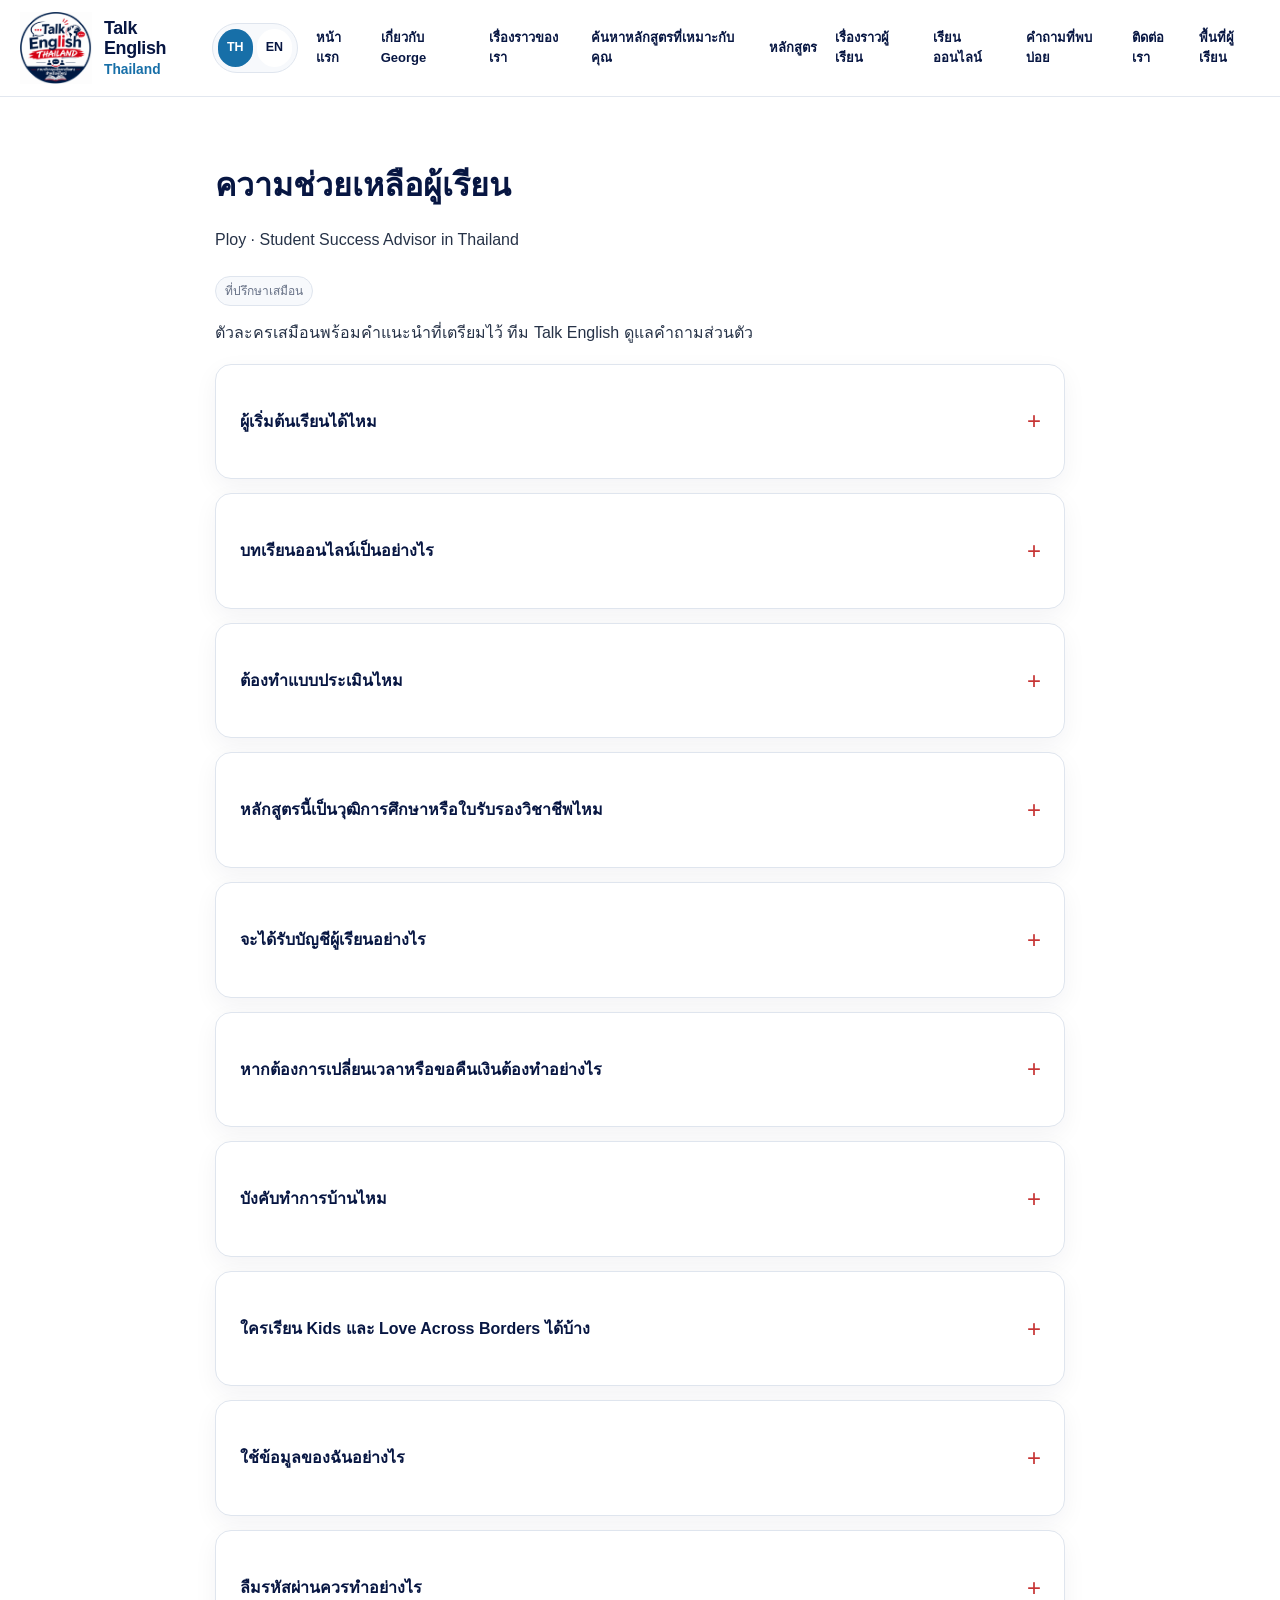
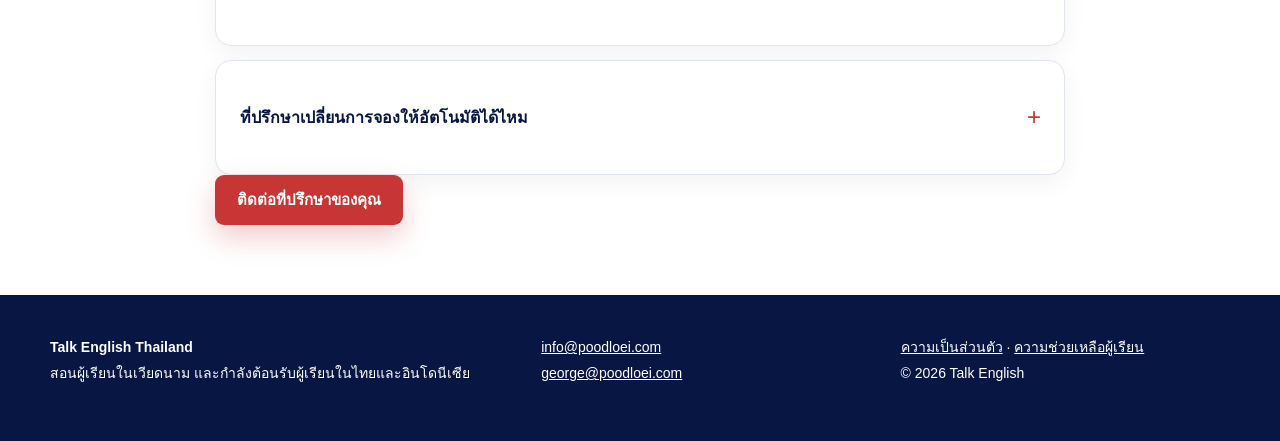
<file: help/index.html>
<!doctype html><html lang="th"><head><meta charset="utf-8"><meta name="viewport" content="width=device-width,initial-scale=1"><title>ความช่วยเหลือผู้เรียน | Talk English Thailand</title><meta name="description" content="ภาษาอังกฤษเพื่อการสื่อสารสำหรับผู้ใหญ่ที่ต้องการความมั่นใจในการทำงานและชีวิตประจำวัน"><link rel="canonical" href="https://poodloei.com/help/index.html"><meta property="og:url" content="https://poodloei.com/help/index.html"><meta property="og:type" content="website"><meta property="og:title" content="ความช่วยเหลือผู้เรียน | Talk English Thailand"><meta property="og:description" content="ภาษาอังกฤษเพื่อการสื่อสารสำหรับผู้ใหญ่ที่ต้องการความมั่นใจในการทำงานและชีวิตประจำวัน"><meta property="og:locale" content="th_TH"><meta property="og:image" content="https://poodloei.com/images/country-logo.png"><meta name="twitter:card" content="summary"><meta name="theme-color" content="#071642"><meta name="color-scheme" content="light"><script type="application/ld+json">{"@context": "https://schema.org", "@type": "EducationalOrganization", "name": "Talk English Thailand", "url": "https://poodloei.com/", "email": "info@poodloei.com", "description": "ภาษาอังกฤษเพื่อการสื่อสารสำหรับผู้ใหญ่ที่ต้องการความมั่นใจในการทำงานและชีวิตประจำวัน"}</script><link rel="stylesheet" href="../css/style.css?v=20261023-parity-v1"><link rel="stylesheet" href="../css/country.css?v=20261023-parity-v1"></head><body data-page-title="help"><a class="skip-link" href="#main-content"><span data-i18n="skip" >ข้ามไปเนื้อหาหลัก</span></a><header class="site-header"><div class="header-container"><a class="brand" href="../index.html"><img src="../images/country-logo.png" alt="Talk English Thailand" class="site-logo" width="72" height="72"><span class="brand-copy"><strong>Talk English</strong><small>Thailand</small></span></a><div class="header-tools"><div class="language-switch" aria-label="Language"><button type="button" class="language-button" data-language="th" aria-pressed="true">TH</button><button type="button" class="language-button" data-language="en" aria-pressed="false">EN</button></div><button type="button" class="menu-toggle" aria-controls="main-navigation" aria-expanded="false"><span data-i18n="menu" >เมนู</span></button></div><nav class="main-navigation" id="main-navigation" aria-label="Main navigation"><a href="../index.html#top"><span data-i18n="home" >หน้าแรก</span></a><a href="../index.html#george"><span data-i18n="about" >เกี่ยวกับ George</span></a><a href="../index.html#story"><span data-i18n="story" >เรื่องราวของเรา</span></a><a href="../index.html#self-assessment"><span data-i18n="find" >ค้นหาหลักสูตรที่เหมาะกับคุณ</span></a><a href="../index.html#courses"><span data-i18n="courses" >หลักสูตร</span></a><a href="../index.html#student-stories"><span data-i18n="learners" >เรื่องราวผู้เรียน</span></a><a href="../index.html#online"><span data-i18n="online" >เรียนออนไลน์</span></a><a href="../index.html#faq"><span data-i18n="faq" >คำถามที่พบบ่อย</span></a><a href="../index.html#contact"><span data-i18n="contact" >ติดต่อเรา</span></a><a href="../student/"><span data-i18n="login" >พื้นที่ผู้เรียน</span></a></nav></div></header><main class="section container narrow" id="main-content"><h1 data-i18n="help" >ความช่วยเหลือผู้เรียน</h1><p>Ploy · Student Success Advisor in Thailand</p><p data-i18n="virtual" class="virtual-label">ที่ปรึกษาเสมือน</p><p data-i18n="advisorDisclosure" >ตัวละครเสมือนพร้อมคำแนะนำที่เตรียมไว้ ทีม Talk English ดูแลคำถามส่วนตัว</p><div class="faq-list"><details><summary><span data-i18n="faq1" >ผู้เริ่มต้นเรียนได้ไหม</span></summary><p data-i18n="faq1a" >ได้ เราเริ่มด้วยคำศัพท์ที่ใช้ได้ ประโยคง่าย ๆ และการฝึกพูดอย่างใจเย็น ไม่ต้องใช้ไวยากรณ์ได้สมบูรณ์แบบ</p></details><details><summary><span data-i18n="faq2" >บทเรียนออนไลน์เป็นอย่างไร</span></summary><p data-i18n="faq2a" >เรียนสดผ่าน Microsoft Teams ต้องมีอินเทอร์เน็ต ไมโครโฟน หูฟังหรือลำโพง และที่เงียบ ยืนยันวันที่ เขตเวลา และลิงก์ก่อนเรียน</p></details><details><summary><span data-i18n="faq3" >ต้องทำแบบประเมินไหม</span></summary><p data-i18n="faq3a" >ไม่จำเป็น คุณขอทดลองเรียนได้โดยไม่ทำ ผลที่ทำเสร็จช่วยให้เราเตรียมตัว และจะถูกส่งเมื่อคุณส่งหรือแชร์คำขอเท่านั้น</p></details><details><summary><span data-i18n="faq4" >หลักสูตรนี้เป็นวุฒิการศึกษาหรือใบรับรองวิชาชีพไหม</span></summary><p data-i18n="faq4a" >ไม่ใช่ เป็นหลักสูตรภาษาอังกฤษพื้นฐานที่ใช้ได้จริง ไม่รับรองความสามารถทางวิชาชีพหรือแทนการฝึกอาชีพ</p></details><details><summary><span data-i18n="faq5" >จะได้รับบัญชีผู้เรียนอย่างไร</span></summary><p data-i18n="faq5a" >จะจัดบัญชีให้เป็นการส่วนตัวหลังยืนยันการสมัคร การสอบถามทดลองเรียนไม่สร้างบัญชี ใช้บัญชีของตนและไม่แชร์รหัสผ่าน</p></details><details><summary><span data-i18n="faq6" >หากต้องการเปลี่ยนเวลาหรือขอคืนเงินต้องทำอย่างไร</span></summary><p data-i18n="faq6a" >ติดต่อทีมดูแลโดยเร็วที่สุด ขึ้นอยู่กับที่ว่างและเงื่อนไขที่ตกลงเป็นลายลักษณ์อักษรก่อนชำระ วันทดแทนยังไม่ยืนยันจนกว่าจะตกลงเป็นลายลักษณ์อักษร</p></details><details><summary><span data-i18n="faq7" >บังคับทำการบ้านไหม</span></summary><p data-i18n="faq7a" >ไม่บังคับ การฝึกนอกชั้นเรียนเป็นทางเลือก ขอคำแนะนำให้เหมาะกับเวลาและความมั่นใจของคุณได้</p></details><details><summary><span data-i18n="faq8" >ใครเรียน Kids และ Love Across Borders ได้บ้าง</span></summary><p data-i18n="faq8a" >Kids สำหรับอายุ 4-12 ปี โดยผู้ปกครองจัดการสมัคร Love Across Borders สำหรับผู้ใหญ่ 18 ปีขึ้นไป เน้นการสื่อสารที่ให้เกียรติและความปลอดภัย</p></details><details><summary><span data-i18n="faq9" >ใช้ข้อมูลของฉันอย่างไร</span></summary><p data-i18n="faq9a" >เราใช้ข้อมูลคำขอเพื่อติดต่อเรื่องคำขอ หลักสูตร และตารางเรียน เราไม่ขายข้อมูลส่วนบุคคล อ่านหน้าความเป็นส่วนตัวเพื่อดูผู้ให้บริการและวิธีติดต่อ</p></details><details><summary><span data-i18n="faq10" >ลืมรหัสผ่านควรทำอย่างไร</span></summary><p data-i18n="faq10a" >ติดต่อผ่านช่องทางที่ใช้ลงทะเบียน ต้องตรวจสอบตัวตนก่อนรีเซ็ตสิทธิ์เข้าใช้งาน ห้ามส่งรหัสผ่านเดิม</p></details><details><summary><span data-i18n="faq11" >ที่ปรึกษาเปลี่ยนการจองให้อัตโนมัติได้ไหม</span></summary><p data-i18n="faq11a" >ที่ปรึกษาเสมือนให้คำแนะนำที่เตรียมไว้ คำขอเกี่ยวกับการจอง บัญชี และการชำระเงินต้องรอคำตอบจากทีม Talk English</p></details></div><a class="button button-primary" href="https://wa.me/16475512695?text=%5BThailand%20Advisor%20-%20Ploy%5D%20Student%20Success%20Advisor%20in%20Thailand%0ASource%3A%20https%3A//poodloei.com/%0AHelp%20page%20enquiry" ><span data-i18n="contactAdvisor" >ติดต่อที่ปรึกษาของคุณ</span></a></main><footer class="site-footer"><div class="container footer-grid"><div><strong>Talk English Thailand</strong><p><span data-i18n="expansion" >สอนผู้เรียนในเวียดนาม และกำลังต้อนรับผู้เรียนในไทยและอินโดนีเซีย</span></p></div><div><a href="mailto:info@poodloei.com">info@poodloei.com</a><br><a href="mailto:george@poodloei.com">george@poodloei.com</a></div><div><a href="../privacy.html"><span data-i18n="privacy" >ความเป็นส่วนตัว</span></a> · <a href="../help/"><span data-i18n="help" >ความช่วยเหลือผู้เรียน</span></a><p>© 2026 Talk English</p></div></div></footer><script src="../js/site-data.js?v=20261023-parity-v1"></script><script src="../js/site.js?v=20261023-parity-v1" defer></script></body></html>
</file>
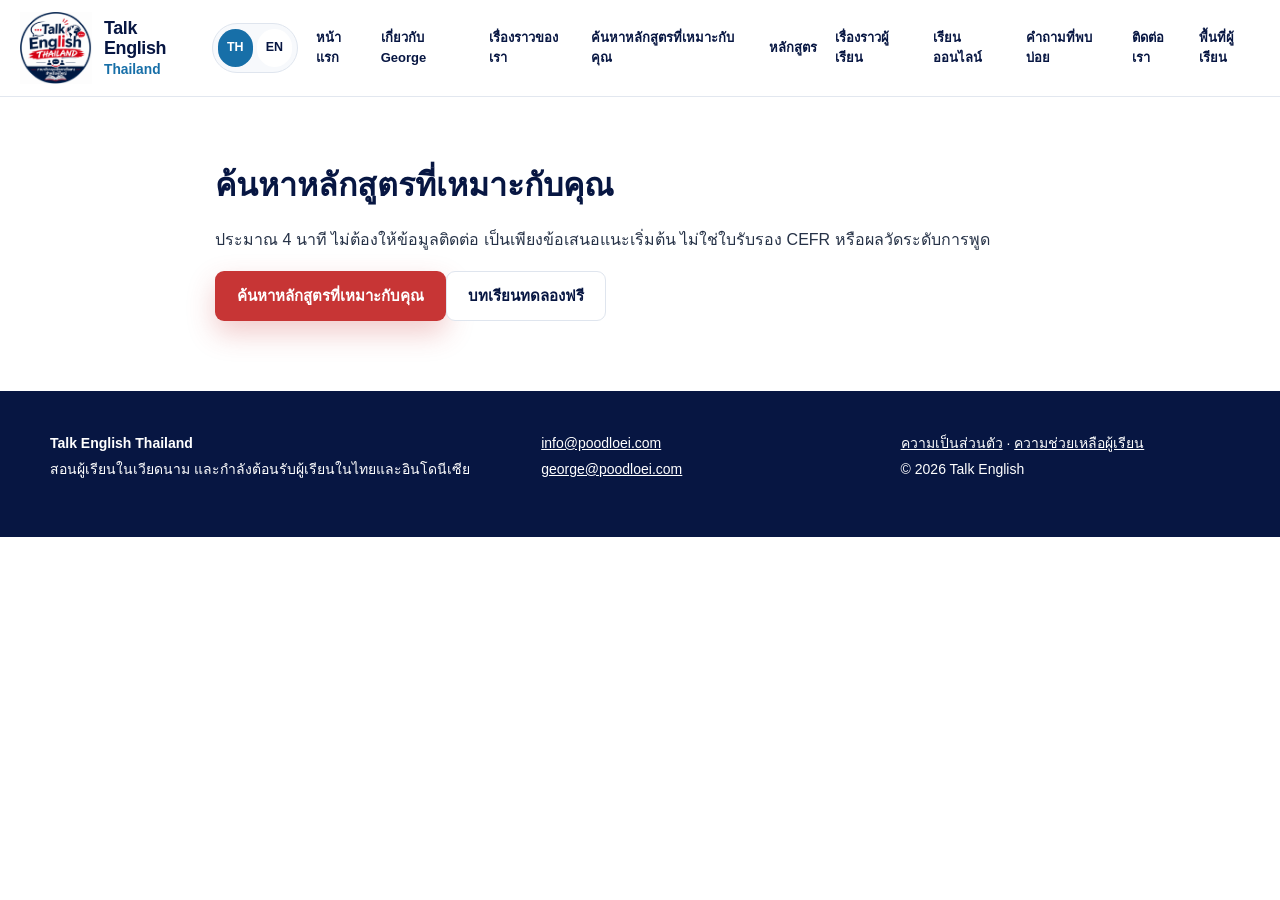
<file: start/index.html>
<!doctype html><html lang="th"><head><meta charset="utf-8"><meta name="viewport" content="width=device-width,initial-scale=1"><title>ค้นหาหลักสูตรที่เหมาะกับคุณ | Talk English Thailand</title><meta name="description" content="ภาษาอังกฤษเพื่อการสื่อสารสำหรับผู้ใหญ่ที่ต้องการความมั่นใจในการทำงานและชีวิตประจำวัน"><link rel="canonical" href="https://poodloei.com/start/index.html"><meta property="og:url" content="https://poodloei.com/start/index.html"><meta property="og:type" content="website"><meta property="og:title" content="ค้นหาหลักสูตรที่เหมาะกับคุณ | Talk English Thailand"><meta property="og:description" content="ภาษาอังกฤษเพื่อการสื่อสารสำหรับผู้ใหญ่ที่ต้องการความมั่นใจในการทำงานและชีวิตประจำวัน"><meta property="og:locale" content="th_TH"><meta property="og:image" content="https://poodloei.com/images/country-logo.png"><meta name="twitter:card" content="summary"><meta name="theme-color" content="#071642"><meta name="color-scheme" content="light"><script type="application/ld+json">{"@context": "https://schema.org", "@type": "EducationalOrganization", "name": "Talk English Thailand", "url": "https://poodloei.com/", "email": "info@poodloei.com", "description": "ภาษาอังกฤษเพื่อการสื่อสารสำหรับผู้ใหญ่ที่ต้องการความมั่นใจในการทำงานและชีวิตประจำวัน"}</script><link rel="stylesheet" href="../css/style.css?v=20261023-parity-v1"><link rel="stylesheet" href="../css/country.css?v=20261023-parity-v1"></head><body data-page-title="find"><a class="skip-link" href="#main-content"><span data-i18n="skip" >ข้ามไปเนื้อหาหลัก</span></a><header class="site-header"><div class="header-container"><a class="brand" href="../index.html"><img src="../images/country-logo.png" alt="Talk English Thailand" class="site-logo" width="72" height="72"><span class="brand-copy"><strong>Talk English</strong><small>Thailand</small></span></a><div class="header-tools"><div class="language-switch" aria-label="Language"><button type="button" class="language-button" data-language="th" aria-pressed="true">TH</button><button type="button" class="language-button" data-language="en" aria-pressed="false">EN</button></div><button type="button" class="menu-toggle" aria-controls="main-navigation" aria-expanded="false"><span data-i18n="menu" >เมนู</span></button></div><nav class="main-navigation" id="main-navigation" aria-label="Main navigation"><a href="../index.html#top"><span data-i18n="home" >หน้าแรก</span></a><a href="../index.html#george"><span data-i18n="about" >เกี่ยวกับ George</span></a><a href="../index.html#story"><span data-i18n="story" >เรื่องราวของเรา</span></a><a href="../index.html#self-assessment"><span data-i18n="find" >ค้นหาหลักสูตรที่เหมาะกับคุณ</span></a><a href="../index.html#courses"><span data-i18n="courses" >หลักสูตร</span></a><a href="../index.html#student-stories"><span data-i18n="learners" >เรื่องราวผู้เรียน</span></a><a href="../index.html#online"><span data-i18n="online" >เรียนออนไลน์</span></a><a href="../index.html#faq"><span data-i18n="faq" >คำถามที่พบบ่อย</span></a><a href="../index.html#contact"><span data-i18n="contact" >ติดต่อเรา</span></a><a href="../student/"><span data-i18n="login" >พื้นที่ผู้เรียน</span></a></nav></div></header><main class="section container narrow" id="main-content"><h1 data-i18n="find" >ค้นหาหลักสูตรที่เหมาะกับคุณ</h1><p data-i18n="assessmentIntro" >ประมาณ 4 นาที ไม่ต้องให้ข้อมูลติดต่อ เป็นเพียงข้อเสนอแนะเริ่มต้น ไม่ใช่ใบรับรอง CEFR หรือผลวัดระดับการพูด</p><a class="button button-primary" href="../index.html#self-assessment" ><span data-i18n="find" >ค้นหาหลักสูตรที่เหมาะกับคุณ</span></a><a class="button button-secondary" href="../index.html#trial-form" ><span data-i18n="trial" >บทเรียนทดลองฟรี</span></a></main><footer class="site-footer"><div class="container footer-grid"><div><strong>Talk English Thailand</strong><p><span data-i18n="expansion" >สอนผู้เรียนในเวียดนาม และกำลังต้อนรับผู้เรียนในไทยและอินโดนีเซีย</span></p></div><div><a href="mailto:info@poodloei.com">info@poodloei.com</a><br><a href="mailto:george@poodloei.com">george@poodloei.com</a></div><div><a href="../privacy.html"><span data-i18n="privacy" >ความเป็นส่วนตัว</span></a> · <a href="../help/"><span data-i18n="help" >ความช่วยเหลือผู้เรียน</span></a><p>© 2026 Talk English</p></div></div></footer><script src="../js/site-data.js?v=20261023-parity-v1"></script><script src="../js/site.js?v=20261023-parity-v1" defer></script></body></html>
</file>
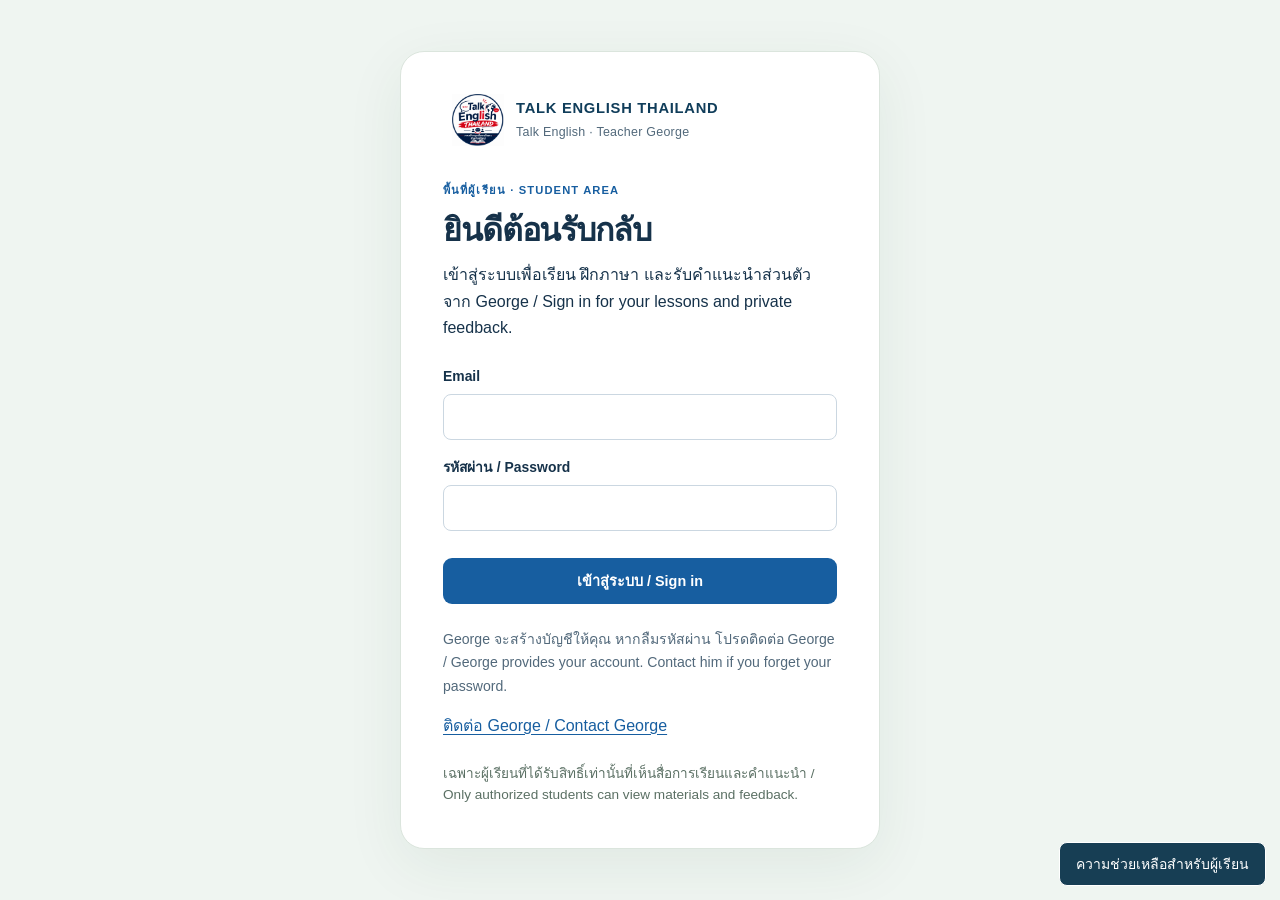
<file: student/index.html>
<!doctype html>
<html lang="th"><head><meta charset="utf-8"><meta name="viewport" content="width=device-width,initial-scale=1"><meta name="robots" content="noindex,nofollow"><title>Talk English Thailand — Student Area</title><link rel="icon" href="../images/country-logo.png">  <script type="module" crossorigin src="./assets/index-contact-3624f880e184.js"></script>
  <link rel="stylesheet" crossorigin href="./assets/index-DGIadrtL.css">
<style>.brand-mark{font-size:0!important;background:transparent url(../images/country-logo.png) center/contain no-repeat!important;width:52px!important;height:52px!important;flex:0 0 52px!important;border-radius:0!important}</style></head><body><div id="root"></div><a href="../help/" style="position:fixed;bottom:14px;right:14px;z-index:50;background:#173e54;color:white;padding:10px 16px;border:1px solid white;border-radius:8px;font:14px Tahoma,sans-serif;text-decoration:none">ความช่วยเหลือสำหรับผู้เรียน</a></body></html>
</file>
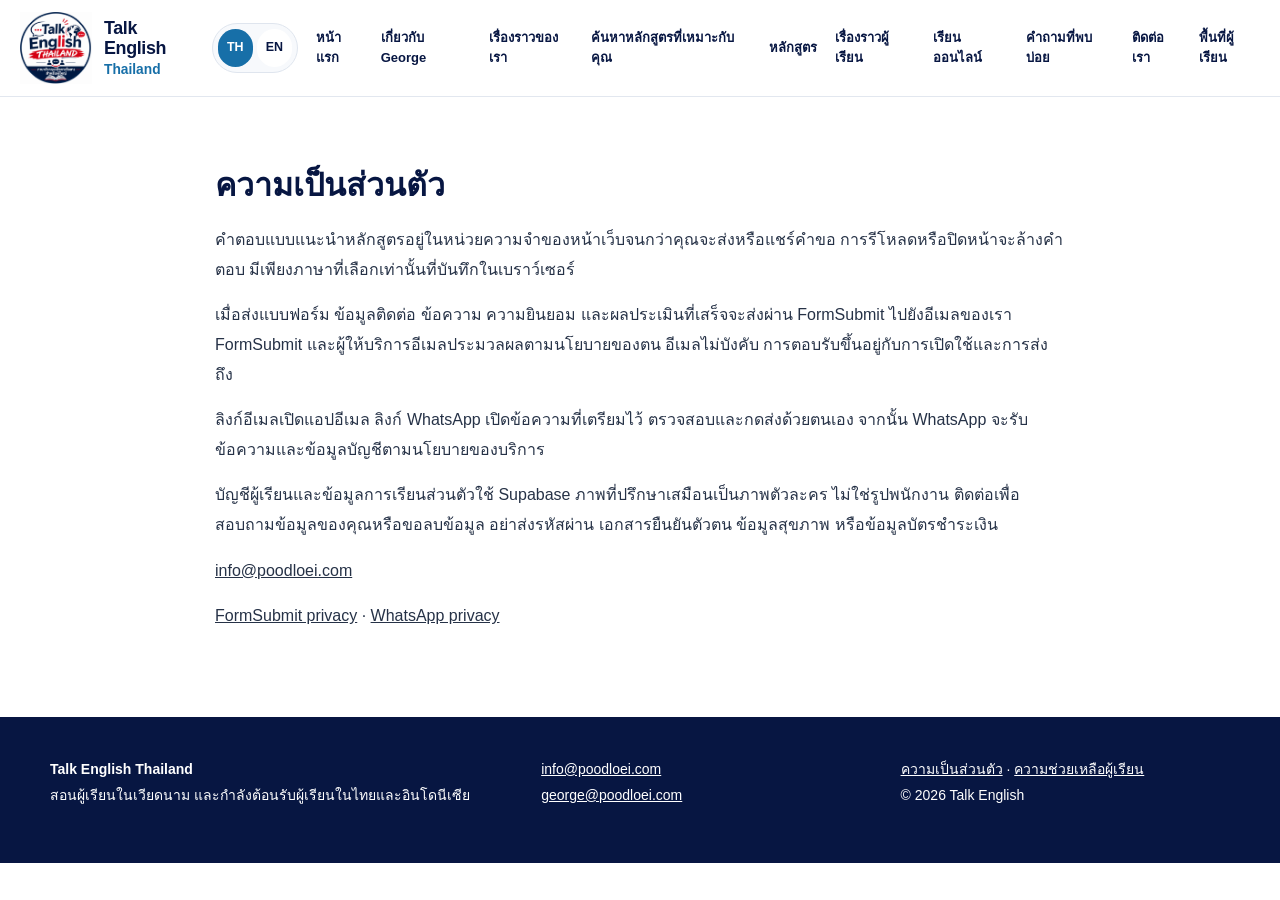
<file: privacy.html>
<!doctype html><html lang="th"><head><meta charset="utf-8"><meta name="viewport" content="width=device-width,initial-scale=1"><title>ความเป็นส่วนตัว | Talk English Thailand</title><meta name="description" content="ภาษาอังกฤษเพื่อการสื่อสารสำหรับผู้ใหญ่ที่ต้องการความมั่นใจในการทำงานและชีวิตประจำวัน"><link rel="canonical" href="https://poodloei.com/privacy.html"><meta property="og:url" content="https://poodloei.com/privacy.html"><meta property="og:type" content="website"><meta property="og:title" content="ความเป็นส่วนตัว | Talk English Thailand"><meta property="og:description" content="ภาษาอังกฤษเพื่อการสื่อสารสำหรับผู้ใหญ่ที่ต้องการความมั่นใจในการทำงานและชีวิตประจำวัน"><meta property="og:locale" content="th_TH"><meta property="og:image" content="https://poodloei.com/images/country-logo.png"><meta name="twitter:card" content="summary"><meta name="theme-color" content="#071642"><meta name="color-scheme" content="light"><script type="application/ld+json">{"@context": "https://schema.org", "@type": "EducationalOrganization", "name": "Talk English Thailand", "url": "https://poodloei.com/", "email": "info@poodloei.com", "description": "ภาษาอังกฤษเพื่อการสื่อสารสำหรับผู้ใหญ่ที่ต้องการความมั่นใจในการทำงานและชีวิตประจำวัน"}</script><link rel="stylesheet" href="css/style.css?v=20261023-parity-v1"><link rel="stylesheet" href="css/country.css?v=20261023-parity-v1"></head><body data-page-title="privacy"><a class="skip-link" href="#main-content"><span data-i18n="skip" >ข้ามไปเนื้อหาหลัก</span></a><header class="site-header"><div class="header-container"><a class="brand" href="index.html"><img src="images/country-logo.png" alt="Talk English Thailand" class="site-logo" width="72" height="72"><span class="brand-copy"><strong>Talk English</strong><small>Thailand</small></span></a><div class="header-tools"><div class="language-switch" aria-label="Language"><button type="button" class="language-button" data-language="th" aria-pressed="true">TH</button><button type="button" class="language-button" data-language="en" aria-pressed="false">EN</button></div><button type="button" class="menu-toggle" aria-controls="main-navigation" aria-expanded="false"><span data-i18n="menu" >เมนู</span></button></div><nav class="main-navigation" id="main-navigation" aria-label="Main navigation"><a href="index.html#top"><span data-i18n="home" >หน้าแรก</span></a><a href="index.html#george"><span data-i18n="about" >เกี่ยวกับ George</span></a><a href="index.html#story"><span data-i18n="story" >เรื่องราวของเรา</span></a><a href="index.html#self-assessment"><span data-i18n="find" >ค้นหาหลักสูตรที่เหมาะกับคุณ</span></a><a href="index.html#courses"><span data-i18n="courses" >หลักสูตร</span></a><a href="index.html#student-stories"><span data-i18n="learners" >เรื่องราวผู้เรียน</span></a><a href="index.html#online"><span data-i18n="online" >เรียนออนไลน์</span></a><a href="index.html#faq"><span data-i18n="faq" >คำถามที่พบบ่อย</span></a><a href="index.html#contact"><span data-i18n="contact" >ติดต่อเรา</span></a><a href="student/"><span data-i18n="login" >พื้นที่ผู้เรียน</span></a></nav></div></header><main class="section container narrow" id="main-content"><h1 data-i18n="privacy" >ความเป็นส่วนตัว</h1><p data-i18n="privacy1" >คำตอบแบบแนะนำหลักสูตรอยู่ในหน่วยความจำของหน้าเว็บจนกว่าคุณจะส่งหรือแชร์คำขอ การรีโหลดหรือปิดหน้าจะล้างคำตอบ มีเพียงภาษาที่เลือกเท่านั้นที่บันทึกในเบราว์เซอร์</p><p data-i18n="privacy2" >เมื่อส่งแบบฟอร์ม ข้อมูลติดต่อ ข้อความ ความยินยอม และผลประเมินที่เสร็จจะส่งผ่าน FormSubmit ไปยังอีเมลของเรา FormSubmit และผู้ให้บริการอีเมลประมวลผลตามนโยบายของตน อีเมลไม่บังคับ การตอบรับขึ้นอยู่กับการเปิดใช้และการส่งถึง</p><p data-i18n="privacy3" >ลิงก์อีเมลเปิดแอปอีเมล ลิงก์ WhatsApp เปิดข้อความที่เตรียมไว้ ตรวจสอบและกดส่งด้วยตนเอง จากนั้น WhatsApp จะรับข้อความและข้อมูลบัญชีตามนโยบายของบริการ</p><p data-i18n="privacy4" >บัญชีผู้เรียนและข้อมูลการเรียนส่วนตัวใช้ Supabase ภาพที่ปรึกษาเสมือนเป็นภาพตัวละคร ไม่ใช่รูปพนักงาน ติดต่อเพื่อสอบถามข้อมูลของคุณหรือขอลบข้อมูล อย่าส่งรหัสผ่าน เอกสารยืนยันตัวตน ข้อมูลสุขภาพ หรือข้อมูลบัตรชำระเงิน</p><p><a href="mailto:info@poodloei.com">info@poodloei.com</a></p><p><a href="https://formsubmit.co/privacy.pdf">FormSubmit privacy</a> · <a href="https://www.whatsapp.com/legal/privacy-policy">WhatsApp privacy</a></p></main><footer class="site-footer"><div class="container footer-grid"><div><strong>Talk English Thailand</strong><p><span data-i18n="expansion" >สอนผู้เรียนในเวียดนาม และกำลังต้อนรับผู้เรียนในไทยและอินโดนีเซีย</span></p></div><div><a href="mailto:info@poodloei.com">info@poodloei.com</a><br><a href="mailto:george@poodloei.com">george@poodloei.com</a></div><div><a href="privacy.html"><span data-i18n="privacy" >ความเป็นส่วนตัว</span></a> · <a href="help/"><span data-i18n="help" >ความช่วยเหลือผู้เรียน</span></a><p>© 2026 Talk English</p></div></div></footer><script src="js/site-data.js?v=20261023-parity-v1"></script><script src="js/site.js?v=20261023-parity-v1" defer></script></body></html>
</file>
<file: css/style.css>
/* =========================================================
   TALK ENGLISH – NÓI LÀ ĐƯỢC
   VERSION 4.0
   ========================================================= */

:root {
    --navy: #071642;
    --navy-soft: #102a5f;
    --blue: #176fa8;
    --blue-light: #eaf5fb;
    --red: #c73535;
    --red-dark: #9f2424;
    --yellow: #f4d83d;
    --white: #ffffff;
    --off-white: #f7f9fc;
    --text: #263247;
    --muted: #667085;
    --border: #dfe5ee;
    --shadow: 0 18px 50px rgba(7, 22, 66, 0.12);
    --radius: 22px;
    --max-width: 1180px;
}

* {
    box-sizing: border-box;
}

html {
    scroll-behavior: smooth;
}

body {
    margin: 0;
    font-family: Arial, Helvetica, sans-serif;
    color: var(--text);
    background: var(--white);
    line-height: 1.65;
}

img {
    display: block;
    max-width: 100%;
}

a {
    color: inherit;
}

button,
a {
    -webkit-tap-highlight-color: transparent;
}

section[id] {
    scroll-margin-top: 96px;
}

/* HEADER */

.site-header {
    position: sticky;
    top: 0;
    z-index: 1000;
    background: rgba(255, 255, 255, 0.96);
    border-bottom: 1px solid rgba(223, 229, 238, 0.9);
    backdrop-filter: blur(12px);
}

.header-container {
    width: min(calc(100% - 40px), var(--max-width));
    min-height: 82px;
    margin: 0 auto;
    display: flex;
    align-items: center;
    justify-content: space-between;
    gap: 30px;
}

.brand {
    display: inline-flex;
    align-items: center;
    gap: 12px;
    text-decoration: none;
    min-width: 0;
}

.site-logo {
    width: 72px;
    height: 72px;
    object-fit: contain;
    border-radius: 0;
    flex: 0 0 auto;
}

.brand-copy {
    display: flex;
    flex-direction: column;
    line-height: 1.12;
}

.brand-copy strong {
    color: var(--navy);
    font-size: 1.12rem;
    letter-spacing: -0.02em;
}

.brand-copy small {
    margin-top: 4px;
    color: var(--blue);
    font-size: 0.86rem;
    font-weight: 700;
}

.main-navigation {
    display: flex;
    align-items: center;
    gap: 24px;
}

.main-navigation a {
    text-decoration: none;
    color: var(--navy);
    font-size: 0.92rem;
    font-weight: 700;
    transition: color 0.2s ease;
}

.main-navigation a:hover {
    color: var(--red);
}

.main-navigation .nav-cta {
    padding: 11px 18px;
    color: var(--white);
    background: var(--red);
    border-radius: 999px;
    box-shadow: 0 9px 22px rgba(199, 53, 53, 0.22);
}

.main-navigation .nav-cta:hover {
    color: var(--white);
    background: var(--red-dark);
}

.menu-toggle {
    display: none;
    width: 44px;
    height: 44px;
    border: 0;
    border-radius: 12px;
    background: var(--off-white);
    cursor: pointer;
}

.menu-toggle span {
    display: block;
    width: 22px;
    height: 2px;
    margin: 5px auto;
    background: var(--navy);
}

/* COMMON */

.section {
    padding: 100px 20px;
}

.section-heading {
    max-width: 730px;
    margin: 0 auto 50px;
    text-align: center;
}

.section-label {
    margin: 0 0 14px;
    color: var(--red);
    font-size: 0.78rem;
    font-weight: 800;
    letter-spacing: 0.14em;
    text-transform: uppercase;
}

.section-label-light {
    color: #f9e56d;
}

h1,
h2,
h3,
p {
    margin-top: 0;
}

h1,
h2,
h3 {
    color: var(--navy);
    line-height: 1.15;
}

h2 {
    margin-bottom: 22px;
    font-size: clamp(2rem, 4vw, 3.35rem);
    letter-spacing: -0.04em;
}

h3 {
    font-size: 1.32rem;
}

.lead {
    font-size: 1.16rem;
    color: #38465d;
}

.button {
    display: inline-flex;
    min-height: 52px;
    align-items: center;
    justify-content: center;
    padding: 13px 24px;
    border: 2px solid transparent;
    border-radius: 999px;
    text-decoration: none;
    font-weight: 800;
    line-height: 1.2;
    transition:
        transform 0.2s ease,
        background 0.2s ease,
        box-shadow 0.2s ease;
}

.button:hover {
    transform: translateY(-2px);
}

.button-primary {
    color: var(--white);
    background: var(--red);
    box-shadow: 0 12px 28px rgba(199, 53, 53, 0.26);
}

.button-primary:hover {
    background: var(--red-dark);
}

.button-light {
    color: var(--navy);
    background: var(--white);
    box-shadow: 0 12px 30px rgba(7, 22, 66, 0.16);
}

.full-button {
    width: 100%;
}

/* HERO */

.hero {
    position: relative;
    min-height: 680px;
    display: flex;
    align-items: center;
    overflow: hidden;
    background:
        linear-gradient(90deg, rgba(247, 251, 255, 0.98) 0%, rgba(247, 251, 255, 0.93) 38%, rgba(247, 251, 255, 0.18) 68%),
        url("../images/talk-english-team-banner.jpeg") center / cover no-repeat;
}

.hero-overlay {
    position: absolute;
    inset: 0;
    background:
        linear-gradient(180deg, rgba(7, 22, 66, 0.02), rgba(7, 22, 66, 0.08));
}

.hero-content {
    position: relative;
    z-index: 1;
    width: min(calc(100% - 40px), var(--max-width));
    margin: 0 auto;
    padding: 95px 0;
}

.eyebrow {
    margin-bottom: 20px;
    color: var(--red);
    font-size: 0.86rem;
    font-weight: 800;
    letter-spacing: 0.1em;
    text-transform: uppercase;
}

.hero h1 {
    max-width: 700px;
    margin-bottom: 22px;
    font-size: clamp(3.4rem, 7vw, 6.4rem);
    letter-spacing: -0.065em;
}

.hero h1 span {
    color: var(--blue);
}

.hero-intro {
    max-width: 590px;
    margin-bottom: 31px;
    color: #33435b;
    font-size: 1.18rem;
}

.hero-actions {
    display: flex;
    flex-wrap: wrap;
    gap: 14px;
    margin-bottom: 34px;
}

.hero-points {
    display: flex;
    flex-wrap: wrap;
    gap: 14px 25px;
    color: var(--navy);
    font-size: 0.93rem;
    font-weight: 700;
}

/* TRUST STRIP */

.trust-strip {
    width: min(calc(100% - 40px), var(--max-width));
    margin: -40px auto 0;
    position: relative;
    z-index: 4;
    display: grid;
    grid-template-columns: repeat(3, 1fr);
    background: var(--white);
    border: 1px solid var(--border);
    border-radius: var(--radius);
    box-shadow: var(--shadow);
    overflow: hidden;
}

.trust-strip div {
    min-height: 115px;
    display: flex;
    align-items: center;
    gap: 18px;
    padding: 25px 28px;
}

.trust-strip div + div {
    border-left: 1px solid var(--border);
}

.trust-strip strong {
    color: var(--red);
    font-size: 1.55rem;
}

.trust-strip span {
    color: var(--navy);
    font-weight: 800;
}

/* INTRO */

.intro-section {
    padding-top: 120px;
}

.narrow-copy {
    max-width: 820px;
    margin: 0 auto;
    text-align: center;
}

.narrow-copy p:last-child {
    margin-bottom: 0;
}

/* ABOUT */

.about-section {
    background: var(--off-white);
}

.section-grid {
    width: min(100%, var(--max-width));
    margin: 0 auto;
    display: grid;
    grid-template-columns: 0.9fr 1.1fr;
    gap: 75px;
    align-items: center;
}

.portrait-frame {
    position: relative;
    min-height: 560px;
    border-radius: 28px;
    overflow: hidden;
    background: #dce9f4;
    box-shadow: var(--shadow);
}

.george-photo {
    width: 100%;
    height: 100%;
    min-height: 560px;
    object-fit: cover;
    object-position: center top;
}

.portrait-badge {
    position: absolute;
    left: 24px;
    right: 24px;
    bottom: 24px;
    padding: 18px 20px;
    color: var(--white);
    background: rgba(7, 22, 66, 0.9);
    border-radius: 17px;
    backdrop-filter: blur(8px);
}

.portrait-badge strong,
.portrait-badge span {
    display: block;
}

.portrait-badge span {
    margin-top: 4px;
    color: #dbe8f8;
    font-size: 0.88rem;
}

.about-copy blockquote {
    margin: 30px 0;
    padding: 23px 25px;
    color: var(--navy);
    background: var(--white);
    border-left: 5px solid var(--red);
    border-radius: 0 16px 16px 0;
    box-shadow: 0 12px 34px rgba(7, 22, 66, 0.08);
    font-size: 1.08rem;
    font-weight: 700;
}

.feature-list {
    display: grid;
    grid-template-columns: repeat(3, 1fr);
    gap: 12px;
}

.feature-list div {
    padding: 17px;
    background: var(--white);
    border: 1px solid var(--border);
    border-radius: 14px;
}

.feature-list strong,
.feature-list span {
    display: block;
}

.feature-list strong {
    margin-bottom: 5px;
    color: var(--blue);
}

.feature-list span {
    color: var(--muted);
    font-size: 0.84rem;
}

/* WHY */

.card-grid {
    width: min(100%, var(--max-width));
    margin: 0 auto;
    display: grid;
    grid-template-columns: repeat(4, 1fr);
    gap: 20px;
}

.info-card {
    position: relative;
    min-height: 290px;
    padding: 32px 27px;
    border: 1px solid var(--border);
    border-radius: 20px;
    background: var(--white);
    box-shadow: 0 12px 35px rgba(7, 22, 66, 0.06);
    overflow: hidden;
    transition:
        transform 0.2s ease,
        box-shadow 0.2s ease;
}

.info-card:hover {
    transform: translateY(-5px);
    box-shadow: var(--shadow);
}

.info-card::before {
    content: "";
    position: absolute;
    top: 0;
    left: 0;
    width: 100%;
    height: 5px;
    background: var(--blue);
}

.card-number {
    display: inline-block;
    margin-bottom: 38px;
    color: var(--red);
    font-size: 0.9rem;
    font-weight: 900;
}

.info-card p {
    margin-bottom: 0;
    color: var(--muted);
}

/* COURSES */

.courses-section {
    background: var(--navy);
}

.courses-section .section-heading h2,
.courses-section .section-heading p:not(.section-label) {
    color: var(--white);
}

.courses-section .section-heading p:not(.section-label) {
    color: #d5dfef;
}

.course-grid {
    width: min(100%, var(--max-width));
    margin: 0 auto;
    display: grid;
    grid-template-columns: repeat(4, 1fr);
    gap: 20px;
}

.course-card {
    position: relative;
    padding: 31px 25px;
    background: var(--white);
    border-radius: 20px;
    box-shadow: 0 16px 40px rgba(0, 0, 0, 0.15);
}

.course-level {
    display: inline-block;
    margin-bottom: 24px;
    padding: 6px 11px;
    color: var(--blue);
    background: var(--blue-light);
    border-radius: 999px;
    font-size: 0.78rem;
    font-weight: 900;
}

.popular-label {
    position: absolute;
    top: 24px;
    right: 22px;
    color: var(--red);
    font-size: 0.75rem;
    font-weight: 900;
    text-transform: uppercase;
}

.featured-course {
    transform: translateY(-14px);
    border: 3px solid var(--yellow);
}

.course-vietnamese {
    min-height: 52px;
    color: var(--blue);
    font-weight: 800;
}

.course-card ul {
    min-height: 150px;
    padding-left: 20px;
    color: var(--muted);
}

.course-card li {
    margin-bottom: 9px;
}

.course-card a {
    color: var(--red);
    font-weight: 900;
    text-decoration: none;
}

/* ONLINE */

.online-section {
    width: min(calc(100% - 40px), var(--max-width));
    margin: 0 auto;
    display: grid;
    grid-template-columns: 0.95fr 1.05fr;
    gap: 70px;
    align-items: center;
}

.online-image {
    border-radius: 26px;
    overflow: hidden;
    box-shadow: var(--shadow);
}

.online-image img {
    width: 100%;
    min-height: 620px;
    object-fit: cover;
}

.steps {
    padding: 0;
    margin: 35px 0;
    list-style: none;
}

.steps li {
    display: grid;
    grid-template-columns: 46px 1fr;
    gap: 17px;
    margin-bottom: 24px;
}

.steps li > span {
    width: 43px;
    height: 43px;
    display: flex;
    align-items: center;
    justify-content: center;
    color: var(--white);
    background: var(--blue);
    border-radius: 50%;
    font-weight: 900;
}

.steps strong {
    color: var(--navy);
    font-size: 1.03rem;
}

.steps p {
    margin: 4px 0 0;
    color: var(--muted);
}

/* PHILOSOPHY */

.philosophy-section {
    min-height: 520px;
    display: flex;
    align-items: center;
    background:
        linear-gradient(90deg, rgba(7, 22, 66, 0.94), rgba(7, 22, 66, 0.68)),
        url("../images/talk-english-promo-banner.jpeg") center / cover no-repeat;
}

.philosophy-content {
    width: min(calc(100% - 40px), var(--max-width));
    margin: 0 auto;
}

.philosophy-content h2 {
    max-width: 760px;
    color: var(--white);
    font-size: clamp(3rem, 6vw, 5.8rem);
}

.philosophy-content > p:last-child {
    color: #dce9f6;
    font-size: 1.3rem;
}

/* CONTACT */

.contact-section {
    background: linear-gradient(180deg, #f7f9fc 0%, #eef4f9 100%);
}

.contact-grid {
    width: min(100%, 1080px);
    margin: 0 auto;
    display: grid;
    grid-template-columns: repeat(2, minmax(0, 1fr));
    gap: 28px;
    align-items: stretch;
}

.contact-card {
    display: flex;
    flex-direction: column;
    padding: 28px;
    background: var(--white);
    border: 1px solid rgba(223, 229, 238, 0.95);
    border-radius: 26px;
    box-shadow: 0 18px 48px rgba(7, 22, 66, 0.10);
    overflow: hidden;
}

.contact-profile {
    display: grid;
    grid-template-columns: 118px 1fr;
    gap: 22px;
    align-items: center;
    padding-bottom: 24px;
    border-bottom: 1px solid var(--border);
}

.contact-photo {
    width: 118px;
    height: 138px;
    object-fit: cover;
    object-position: center top;
    border-radius: 20px;
    box-shadow: 0 10px 28px rgba(7, 22, 66, 0.15);
}

.contact-profile-copy h3 {
    margin: 0 0 10px;
    font-size: 1.45rem;
}

.contact-profile-copy p {
    margin: 0;
    color: var(--muted);
    font-size: 0.92rem;
    line-height: 1.55;
}

.contact-role {
    display: inline-block;
    margin-bottom: 10px;
    padding: 6px 10px;
    color: var(--blue);
    background: var(--blue-light);
    border-radius: 999px;
    font-size: 0.70rem;
    font-weight: 900;
    letter-spacing: 0.04em;
    text-transform: uppercase;
}

.teacher-card .contact-role {
    color: var(--red-dark);
    background: #fff0f0;
}

.contact-services {
    display: flex;
    flex-wrap: wrap;
    gap: 8px;
    margin: 22px 0;
}

.contact-services span {
    padding: 7px 10px;
    color: var(--navy);
    background: var(--off-white);
    border: 1px solid var(--border);
    border-radius: 999px;
    font-size: 0.77rem;
    font-weight: 700;
}

.contact-action-box {
    margin-top: auto;
    padding: 20px;
    display: grid;
    grid-template-columns: 1fr 150px;
    gap: 20px;
    align-items: center;
    background: linear-gradient(135deg, #f8fbfe, #eef5fb);
    border: 1px solid #d9e5f0;
    border-radius: 20px;
}

.zalo-direct-button {
    width: fit-content;
    margin-top: 12px;
    font-size: 0.88rem;
}

.qr-copy strong {
    display: block;
    margin-bottom: 8px;
    color: var(--navy);
    font-size: 1.04rem;
}

.qr-copy p {
    margin: 0;
    color: var(--muted);
    font-size: 0.86rem;
    line-height: 1.5;
}

.zalo-qr {
    width: 150px;
    height: 150px;
    margin: 0;
    padding: 7px;
    object-fit: contain;
    background: var(--white);
    border: 1px solid var(--border);
    border-radius: 15px;
    box-shadow: 0 8px 22px rgba(7, 22, 66, 0.09);
}

.teacher-email-action {
    margin: 0 0 18px;
}

.teacher-card .full-button {
    width: 100%;
    margin: 0;
}

.teacher-card .contact-action-box {
    margin-top: auto;
}

.temporary-email-note {
    margin: 10px 0 0;
    color: var(--muted);
    font-size: 0.76rem;
    text-align: center;
}

@media (max-width: 900px) {
    .contact-grid {
        grid-template-columns: 1fr;
        max-width: 680px;
    }
}

@media (max-width: 560px) {
    .contact-card {
        padding: 20px;
    }

    .contact-profile {
        grid-template-columns: 88px 1fr;
        gap: 16px;
    }

    .contact-photo {
        width: 88px;
        height: 108px;
        border-radius: 16px;
    }

    .contact-profile-copy h3 {
        font-size: 1.18rem;
    }

    .contact-action-box {
        grid-template-columns: 1fr;
        text-align: center;
    }

    .zalo-qr {
        width: min(100%, 190px);
        height: auto;
        aspect-ratio: 1 / 1;
        margin: 0 auto;
    }
}

/* FINAL CTA */

.final-cta {
    width: min(calc(100% - 40px), var(--max-width));
    margin: 0 auto 90px;
    padding: 55px 58px;
    display: flex;
    align-items: center;
    justify-content: space-between;
    gap: 35px;
    background: linear-gradient(135deg, var(--blue), var(--navy));
    border-radius: 28px;
    box-shadow: var(--shadow);
}

.final-cta h2 {
    margin: 0;
    color: var(--white);
    font-size: clamp(2rem, 4vw, 3.55rem);
}

/* FOOTER */

.site-footer {
    padding: 58px 20px 30px;
    color: #d7e1ef;
    background: #050f2c;
}

.footer-container {
    width: min(100%, var(--max-width));
    margin: 0 auto;
}

.footer-brand {
    display: flex;
    align-items: center;
    gap: 15px;
}

.footer-logo {
    width: 52px;
    height: 52px;
    object-fit: cover;
    border-radius: 50%;
}

.footer-brand strong {
    color: var(--white);
    font-size: 1.05rem;
}

.footer-brand p {
    margin: 4px 0 0;
    font-size: 0.86rem;
}

.footer-links {
    display: flex;
    flex-wrap: wrap;
    gap: 22px;
    margin: 35px 0;
}

.footer-links a {
    color: var(--white);
    text-decoration: none;
    font-size: 0.9rem;
    font-weight: 700;
}

.copyright {
    margin: 0;
    padding-top: 25px;
    border-top: 1px solid rgba(255, 255, 255, 0.13);
    color: #9dabc0;
    font-size: 0.84rem;
}



/* LANGUAGE SWITCHER */

.language-switcher {
    display: inline-flex;
    align-items: center;
    justify-content: center;
    gap: 5px;
    margin-left: auto;
    padding: 7px 10px;
    background: var(--off-white);
    border: 1px solid var(--border);
    border-radius: 999px;
    color: var(--muted);
    flex: 0 0 auto;
}

.language-button {
    min-width: 31px;
    padding: 4px 6px;
    border: 0;
    border-radius: 999px;
    color: var(--muted);
    background: transparent;
    font: inherit;
    font-size: 0.78rem;
    font-weight: 900;
    cursor: pointer;
}

.language-button:hover {
    color: var(--red);
}

.language-button.is-active {
    color: var(--white);
    background: var(--blue);
}

@media (max-width: 1020px) {
    .language-switcher {
        margin-left: auto;
        margin-right: 4px;
    }
}

@media (max-width: 430px) {
    .language-switcher {
        padding: 5px 7px;
    }

    .language-button {
        min-width: 27px;
        font-size: 0.72rem;
    }
}

/* RESPONSIVE */

@media (max-width: 1020px) {
    .menu-toggle {
        display: block;
    }

    .main-navigation {
        position: absolute;
        top: 82px;
        left: 20px;
        right: 20px;
        display: none;
        flex-direction: column;
        align-items: stretch;
        gap: 0;
        padding: 12px;
        background: var(--white);
        border: 1px solid var(--border);
        border-radius: 18px;
        box-shadow: var(--shadow);
    }

    .main-navigation.is-open {
        display: flex;
    }

    .main-navigation a {
        padding: 13px 14px;
        border-radius: 10px;
    }

    .main-navigation .nav-cta {
        margin-top: 6px;
        text-align: center;
    }

    .card-grid,
    .course-grid {
        grid-template-columns: repeat(2, 1fr);
    }

    .featured-course {
        transform: none;
    }

    .section-grid,
    .online-section {
        grid-template-columns: 1fr;
    }

    .portrait-frame {
        max-width: 650px;
        margin: 0 auto;
    }

    .online-image img {
        min-height: 500px;
    }
}

@media (max-width: 760px) {
    .header-container {
        width: min(calc(100% - 28px), var(--max-width));
        min-height: 72px;
    }

    .site-logo {
        width: 62px;
        height: 62px;
    }

    .brand-copy strong {
        font-size: 0.98rem;
    }

    .brand-copy small {
        font-size: 0.75rem;
    }

    .main-navigation {
        top: 72px;
        left: 14px;
        right: 14px;
    }

    .hero {
        min-height: 760px;
        align-items: flex-end;
        background:
            linear-gradient(180deg, rgba(247, 251, 255, 0.35) 0%, rgba(247, 251, 255, 0.95) 48%, #f7fbff 76%),
            url("../images/talk-english-team-banner.jpeg") 63% center / cover no-repeat;
    }

    .hero-content {
        padding: 300px 0 75px;
    }

    .hero h1 {
        font-size: clamp(3rem, 16vw, 4.5rem);
    }

    .hero-actions {
        flex-direction: column;
        align-items: stretch;
    }

    .hero-actions .button {
        width: 100%;
    }

    .trust-strip {
        margin-top: 0;
        grid-template-columns: 1fr;
        border-radius: 0;
        width: 100%;
    }

    .trust-strip div {
        min-height: auto;
    }

    .trust-strip div + div {
        border-left: 0;
        border-top: 1px solid var(--border);
    }

    .section {
        padding: 78px 18px;
    }

    .intro-section {
        padding-top: 82px;
    }

    .section-grid,
    .online-section {
        gap: 43px;
    }

    .portrait-frame,
    .george-photo {
        min-height: 450px;
    }

    .feature-list {
        grid-template-columns: 1fr;
    }

    .card-grid,
    .course-grid,
    .contact-grid {
        grid-template-columns: 1fr;
    }

    .course-card ul {
        min-height: 0;
    }

    .online-section {
        width: min(calc(100% - 36px), var(--max-width));
        padding-left: 0;
        padding-right: 0;
    }

    .online-image img {
        min-height: 400px;
    }

    .contact-card {
        padding: 28px 22px;
    }

    .final-cta {
        width: min(calc(100% - 36px), var(--max-width));
        margin-bottom: 65px;
        padding: 40px 25px;
        flex-direction: column;
        align-items: flex-start;
    }

    .final-cta .button {
        width: 100%;
    }
}

@media (max-width: 430px) {
    .brand-copy {
        display: none;
    }

    .hero-points {
        flex-direction: column;
        gap: 8px;
    }

    .section-heading {
        margin-bottom: 38px;
    }

    h2 {
        font-size: 2.15rem;
    }
}




@media (max-width: 900px) {
    .qr-panel { grid-template-columns: 150px 1fr; }
    .zalo-qr { width: 150px; height: 150px; }
}

@media (max-width: 760px) {
    .contact-grid { grid-template-columns: 1fr; }
    .qr-panel { grid-template-columns: 160px 1fr; }
    .zalo-qr { width: 160px; height: 160px; }
}

@media (max-width: 480px) {
    .contact-card { padding: 24px 20px; }
    .qr-panel { grid-template-columns: 1fr; text-align: center; }
    .zalo-qr { width: 190px; height: 190px; margin: 0 auto; }
}


/* =========================================================
   PHASE 1 – STORY, TEAM, PROGRESS, FAQ, ENQUIRY
   ========================================================= */

.founder-story-section {
    background: linear-gradient(180deg, #ffffff, #f7f9fc);
}

.founder-story-grid {
    width: min(100%, var(--max-width));
    margin: 0 auto;
    display: grid;
    grid-template-columns: 1.15fr 0.85fr;
    gap: 70px;
    align-items: start;
}

.founder-story-copy {
    max-width: 720px;
}

.story-highlight {
    margin-top: 30px;
    padding: 24px 26px;
    color: var(--navy);
    background: var(--blue-light);
    border-left: 5px solid var(--blue);
    border-radius: 0 18px 18px 0;
    font-weight: 800;
}

.founder-values {
    display: grid;
    gap: 18px;
}

.founder-values article {
    padding: 28px;
    background: var(--white);
    border: 1px solid var(--border);
    border-radius: 20px;
    box-shadow: 0 12px 35px rgba(7, 22, 66, 0.07);
}

.founder-values span {
    display: inline-flex;
    margin-bottom: 18px;
    color: var(--red);
    font-weight: 900;
}

.founder-values h3 {
    margin-bottom: 10px;
}

.founder-values p {
    margin-bottom: 0;
    color: var(--muted);
}

.team-section {
    background: var(--white);
}

.team-grid {
    width: min(100%, 1020px);
    margin: 0 auto;
    display: grid;
    grid-template-columns: repeat(2, 1fr);
    gap: 28px;
}

.team-card {
    overflow: hidden;
    background: var(--white);
    border: 1px solid var(--border);
    border-radius: 24px;
    box-shadow: var(--shadow);
}

.team-photo {
    width: 100%;
    height: 360px;
    object-fit: cover;
    object-position: center top;
}

.team-card-copy {
    padding: 30px;
}

.team-role {
    display: inline-block;
    margin-bottom: 13px;
    color: var(--blue);
    font-size: 0.78rem;
    font-weight: 900;
    letter-spacing: 0.05em;
    text-transform: uppercase;
}

.team-card-copy p {
    color: var(--muted);
}

.language-tags {
    display: flex;
    flex-wrap: wrap;
    gap: 8px;
}

.language-tags span {
    padding: 7px 11px;
    color: var(--navy);
    background: var(--off-white);
    border: 1px solid var(--border);
    border-radius: 999px;
    font-size: 0.78rem;
    font-weight: 800;
}

.language-tags strong {
    align-self: center;
    color: var(--muted);
    font-size: 0.82rem;
}

.schedule-section {
    background: var(--off-white);
}

.schedule-grid {
    width: min(100%, 850px);
    margin: 0 auto;
    display: grid;
    grid-template-columns: repeat(2, minmax(0, 1fr));
    gap: 22px;
}

.schedule-card {
    padding: 30px;
    background: var(--white);
    border: 1px solid var(--border);
    border-radius: 20px;
    box-shadow: 0 12px 30px rgba(7, 22, 66, 0.07);
}

.schedule-card > span {
    color: var(--red);
    font-weight: 900;
    letter-spacing: 0.12em;
}

.schedule-card h3 { margin: 10px 0 6px; }
.schedule-card strong { color: var(--blue); font-size: 1.35rem; }
.schedule-card p { color: var(--muted); }
.schedule-note { width: min(100%, 850px); margin: 18px auto 0; color: var(--muted); text-align: center; }

@media (max-width: 700px) {
    .schedule-grid { grid-template-columns: 1fr; }
}

.progress-section {
    background: var(--white);
}

.progress-grid {
    width: min(100%, var(--max-width));
    margin: 0 auto;
    display: grid;
    grid-template-columns: repeat(3, 1fr);
    gap: 22px;
}

.progress-card {
    padding: 32px 28px;
    background: var(--off-white);
    border: 1px solid var(--border);
    border-radius: 20px;
}

.progress-icon {
    display: inline-flex;
    width: 46px;
    height: 46px;
    align-items: center;
    justify-content: center;
    margin-bottom: 22px;
    color: var(--white);
    background: var(--blue);
    border-radius: 50%;
    font-weight: 900;
}

.progress-card p {
    margin-bottom: 0;
    color: var(--muted);
}

.faq-section {
    background: var(--off-white);
}

.faq-list {
    width: min(100%, 860px);
    margin: 0 auto;
    display: grid;
    gap: 14px;
}

.faq-list details {
    background: var(--white);
    border: 1px solid var(--border);
    border-radius: 16px;
    box-shadow: 0 8px 25px rgba(7, 22, 66, 0.05);
}

.faq-list summary {
    position: relative;
    padding: 22px 58px 22px 24px;
    color: var(--navy);
    cursor: pointer;
    font-weight: 850;
    list-style: none;
}

.faq-list summary::-webkit-details-marker {
    display: none;
}

.faq-list summary::after {
    content: "+";
    position: absolute;
    top: 50%;
    right: 23px;
    transform: translateY(-50%);
    color: var(--red);
    font-size: 1.5rem;
    font-weight: 500;
}

.faq-list details[open] summary::after {
    content: "–";
}

.faq-list details p {
    margin: 0;
    padding: 0 24px 23px;
    color: var(--muted);
}

.enquiry-panel {
    width: min(100%, 960px);
    margin: 34px auto 0;
    padding: 38px;
    display: grid;
    grid-template-columns: 0.75fr 1.25fr;
    gap: 42px;
    background: var(--navy);
    border-radius: 24px;
    box-shadow: var(--shadow);
}

.enquiry-copy h3,
.enquiry-copy p:not(.section-label) {
    color: var(--white);
}

.enquiry-copy p:not(.section-label) {
    color: #d6e0ef;
}

.enquiry-form {
    display: grid;
    grid-template-columns: 1fr 1fr;
    gap: 18px;
}

.enquiry-form label {
    display: grid;
    gap: 7px;
    color: var(--white);
    font-size: 0.86rem;
    font-weight: 800;
}

.enquiry-form input,
.enquiry-form select,
.enquiry-form textarea {
    width: 100%;
    min-height: 48px;
    padding: 12px 14px;
    color: var(--text);
    background: var(--white);
    border: 1px solid transparent;
    border-radius: 11px;
    font: inherit;
}

.enquiry-form textarea {
    resize: vertical;
}

.enquiry-form input:focus,
.enquiry-form select:focus,
.enquiry-form textarea:focus {
    outline: 3px solid rgba(244, 216, 61, 0.35);
    border-color: var(--yellow);
}

.form-full {
    grid-column: 1 / -1;
}

.form-note {
    margin: -5px 0 0;
    color: #b9c7da;
    font-size: 0.78rem;
    font-weight: 400;
}

@media (max-width: 1020px) {
    .founder-story-grid,
    .enquiry-panel {
        grid-template-columns: 1fr;
    }

    .founder-story-grid {
        gap: 42px;
    }
}

@media (max-width: 760px) {
    .team-grid,
    .progress-grid {
        grid-template-columns: 1fr;
    }

    .team-photo {
        height: 320px;
    }

    .enquiry-panel {
        padding: 28px 22px;
    }

    .enquiry-form {
        grid-template-columns: 1fr;
    }

    .form-full {
        grid-column: auto;
    }
}


/* TRIAL FORM ANCHOR */

#trial-form {
    scroll-margin-top: 110px;
}

.contact-tag-link {
    display: inline-flex;
    padding: 8px 11px;
    color: var(--navy);
    background: var(--off-white);
    border: 1px solid var(--border);
    border-radius: 999px;
    font-size: 0.82rem;
    font-weight: 700;
    text-decoration: none;
    transition:
        color 0.2s ease,
        border-color 0.2s ease,
        background 0.2s ease;
}

.contact-tag-link:hover {
    color: var(--white);
    background: var(--red);
    border-color: var(--red);
}


/* REGISTRATION EMAIL ACTIONS */
.form-actions {
    display: grid;
    grid-template-columns: 1fr 1fr;
    gap: 12px;
}

.button-secondary {
    color: var(--navy);
    background: var(--white);
    border-color: var(--white);
    cursor: pointer;
}

.button-secondary:hover {
    color: var(--navy);
    background: var(--blue-light);
}

.form-status {
    min-height: 24px;
    margin: -4px 0 0;
    color: #f9e56d;
    font-size: 0.86rem;
    font-weight: 700;
}

@media (max-width: 620px) {
    .form-actions {
        grid-template-columns: 1fr;
    }
}

/* Launch-week registration improvements */
.form-trust-points {
    display: flex;
    flex-wrap: wrap;
    gap: 0.65rem 1rem;
    margin-top: 1rem;
}

.form-trust-points span {
    font-size: 0.92rem;
    font-weight: 700;
}

.form-honeypot {
    position: absolute !important;
    left: -10000px !important;
    width: 1px !important;
    height: 1px !important;
    overflow: hidden !important;
}

.consent-row {
    display: flex !important;
    align-items: flex-start;
    gap: 0.75rem;
    padding: 0.9rem 1rem;
    border: 1px solid rgba(20, 65, 77, 0.18);
    border-radius: 12px;
    background: rgba(255, 255, 255, 0.68);
}

.consent-row input {
    width: 1.1rem !important;
    height: 1.1rem;
    margin-top: 0.18rem;
    flex: 0 0 auto;
}

.consent-row span {
    font-size: 0.9rem;
    line-height: 1.5;
}

.form-actions .button-secondary {
    color: var(--white);
    border: 1px solid currentColor;
    background: transparent;
}

.form-actions .button-secondary:hover {
    color: var(--navy);
    background: var(--white);
}

#registration-email {
    grid-column: 1 / -1;
}

#registration-submit:disabled {
    opacity: 0.7;
    cursor: wait;
}

.form-status[data-state="success"] {
    padding: 0.9rem 1rem;
    border-radius: 10px;
    background: rgba(26, 127, 74, 0.12);
    font-weight: 700;
}

.form-status[data-state="error"] {
    padding: 0.9rem 1rem;
    border-radius: 10px;
    background: rgba(170, 45, 45, 0.12);
    font-weight: 700;
}

.footer-details {
    display: flex;
    flex-direction: column;
    gap: 0.25rem;
    font-size: 0.9rem;
    opacity: 0.86;
}


/* VERSION 1 FINAL POLISH */
.footer-details {
    display: grid;
    gap: 8px;
    margin: 0 0 28px;
    color: #b9c6d8;
    font-size: 0.9rem;
}

.footer-email {
    width: fit-content;
    color: #ffffff;
    font-weight: 800;
    text-decoration-thickness: 1px;
    text-underline-offset: 3px;
}

.footer-email:hover,
.footer-email:focus-visible {
    color: #ffd77a;
}

.form-status[data-state="sending"] { color: #fff3a6; }
.admin-card:target, #contact:target .admin-card {
    outline: 3px solid rgba(0, 104, 181, 0.18);
    outline-offset: 4px;
}

@media (max-width: 760px) {
    .final-cta {
        width: min(calc(100% - 24px), var(--max-width));
        margin-bottom: 55px;
        padding: 34px 24px;
        flex-direction: column;
        align-items: flex-start;
    }

    .final-cta .button { width: 100%; text-align: center; }
    .footer-links { gap: 14px 20px; }
    .form-actions { grid-template-columns: 1fr; }
}

/* Matching QR contact panels for An and Teacher George. */
.george-contact-box {
  min-height: 190px;
  align-items: center;
}


/* VERSION 2.0 ADDITIONS — PRICING & REAL STUDENT STORIES */
.pricing-section { background: #f7f9fc; }
.pricing-grid { display: grid; grid-template-columns: repeat(4, minmax(0,1fr)); gap: 22px; margin-top: 42px; }
.price-card { position: relative; display: flex; flex-direction: column; min-height: 100%; padding: 30px 26px; background: var(--white); border: 1px solid var(--border); border-radius: 20px; box-shadow: 0 14px 35px rgba(13,39,73,.08); }
.price-card.featured-price { border: 2px solid var(--red); transform: translateY(-8px); }
.price-card-trial { background: linear-gradient(145deg, #fff, #eef7ff); }
.price-badge { align-self: flex-start; margin-bottom: 18px; padding: 7px 11px; border-radius: 999px; color: var(--red); background: rgba(206,38,38,.09); font-size: .75rem; font-weight: 800; text-transform: uppercase; letter-spacing: .06em; }
.price-card h3 { margin: 0 0 14px; color: var(--navy); font-size: 1.25rem; }
.price-amount { margin: 0 0 8px; color: var(--navy); }
.price-amount strong { font-size: clamp(1.55rem,2vw,2.05rem); }
.price-amount span { font-size: .88rem; color: var(--text-soft); }
.price-detail { min-height: 44px; color: var(--text-soft); font-weight: 700; }
.price-card ul { margin: 18px 0 26px; padding-left: 20px; color: var(--text); }
.price-card li { margin: 9px 0; }
.price-card .button { margin-top: auto; text-align: center; }
.pricing-note { max-width: 820px; margin: 26px auto 0; text-align: center; color: var(--text-soft); font-size: .88rem; }

.stories-section { background: var(--off-white); }
.stories-lead { max-width: 840px; margin: 0 auto 36px; padding: 18px 22px; border-left: 4px solid var(--red); background: var(--white); color: var(--navy); font-weight: 700; text-align: center; box-shadow: 0 10px 28px rgba(13,39,73,.06); }
.stories-grid { display: grid; grid-template-columns: repeat(5,minmax(0,1fr)); gap: 18px; }
.story-card { overflow: hidden; background: var(--white); border: 1px solid var(--border); border-radius: 18px; box-shadow: 0 14px 34px rgba(13,39,73,.08); transition: transform .2s ease, box-shadow .2s ease; }
.story-card:hover { transform: translateY(-4px); box-shadow: 0 18px 40px rgba(13,39,73,.13); }
.story-card picture, .story-card img { display: block; width: 100%; }
.story-card img { aspect-ratio: 4/5; object-fit: cover; object-position: center top; }
.story-card-body { padding: 22px 18px 20px; }
.story-role { display: block; min-height: 42px; color: var(--red); font-size: .72rem; font-weight: 800; line-height: 1.4; text-transform: uppercase; letter-spacing: .035em; }
.story-card h3 { margin: 8px 0 2px; color: var(--navy); font-size: 1.45rem; }
.story-location { margin: 0 0 16px; color: var(--text-soft); font-size: .78rem; }
.story-card blockquote { margin: 0 0 18px; padding: 0; border: 0; color: var(--navy); font-size: .98rem; font-weight: 700; line-height: 1.55; }
.story-card details { border-top: 1px solid var(--border); padding-top: 14px; }
.story-card summary { color: var(--red); cursor: pointer; font-size: .84rem; font-weight: 800; }
.story-card details p { margin: 12px 0 0; color: var(--text-soft); font-size: .88rem; line-height: 1.65; }
.stories-cta { display: flex; align-items: center; justify-content: space-between; gap: 24px; margin-top: 34px; padding: 28px 30px; color: var(--white); background: var(--navy); border-radius: 18px; }
.stories-cta h3 { margin: 0 0 6px; font-size: 1.45rem; }
.stories-cta p { margin: 0; color: #d7e1ee; }
.stories-cta .button { flex: 0 0 auto; text-align: center; }

@media (max-width: 1180px) {
  .pricing-grid { grid-template-columns: repeat(2,minmax(0,1fr)); }
  .stories-grid { grid-template-columns: repeat(3,minmax(0,1fr)); }
}
@media (max-width: 760px) {
  .pricing-grid, .stories-grid { grid-template-columns: 1fr; }
  .price-card.featured-price { transform: none; }
  .story-card { display: grid; grid-template-columns: 120px 1fr; }
  .story-card picture { min-height: 100%; }
  .story-card img { height: 100%; aspect-ratio: auto; object-position: center top; }
  .story-card-body { padding: 18px 16px; }
  .story-role { min-height: 0; }
  .stories-cta { align-items: stretch; flex-direction: column; }
  .stories-cta .button { width: 100%; }
}
@media (max-width: 470px) {
  .story-card { grid-template-columns: 1fr; }
  .story-card img { aspect-ratio: 4/5; height: auto; }
}

/* PHASE 1 FINAL POLISH */
.story-card picture {
  aspect-ratio: 4 / 5;
  overflow: hidden;
  background: #e9ecef;
}
.story-card img {
  width: 100%;
  height: 100%;
  aspect-ratio: auto;
  object-fit: cover;
  object-position: 50% 50%;
}
.story-card h3 { font-size: 1.6rem; }
.story-role { font-size: .69rem; color: #b82424; }
@media (max-width: 760px) {
  .story-card picture { aspect-ratio: 4 / 5; }
  .story-card img { height: 100%; }
}


/* PHASE 1 POLISH — HOMEPAGE, FOUNDER & PRICING */
.hero-content { max-width: 760px; }
.hero h1 { max-width: 760px; font-size: clamp(3rem, 6.4vw, 5.9rem); }
.hero-intro { max-width: 660px; font-size: 1.22rem; line-height: 1.75; }
.hero-points span { padding: 9px 13px; background: rgba(255,255,255,.72); border: 1px solid rgba(7,22,66,.09); border-radius: 999px; backdrop-filter: blur(5px); }
.button-outline { color: var(--navy); background: transparent; border: 1px solid var(--navy); }
.button-outline:hover { color: var(--white); background: var(--navy); }
.founder-values { grid-template-columns: repeat(2,minmax(0,1fr)); }
.founder-values article { min-height: 205px; }
.founder-values span { font-size: 1.65rem; }
.pricing-section .section-heading { max-width: 850px; margin-inline: auto; }
.price-card { padding: 34px 28px; }
.price-card h3 { font-size: 1.4rem; }
.price-card .button { width: 100%; }
.pricing-includes { max-width: 1080px; margin: 38px auto 0; padding: 28px 30px; background: var(--white); border: 1px solid var(--border); border-radius: 20px; box-shadow: 0 12px 32px rgba(13,39,73,.07); text-align: center; }
.pricing-includes h3 { margin-bottom: 20px; color: var(--navy); }
.pricing-includes ul { display: flex; flex-wrap: wrap; justify-content: center; gap: 12px 22px; margin: 0; padding: 0; list-style: none; color: var(--navy); font-weight: 700; }
.academy-signature { max-width: 900px; margin: 42px auto; padding: 0 22px; color: var(--navy); font-family: Georgia, 'Times New Roman', serif; font-size: clamp(1.25rem,2.5vw,1.8rem); font-style: italic; line-height: 1.55; text-align: center; }
@media (max-width: 820px) {
  .founder-values { grid-template-columns: 1fr; }
  .founder-values article { min-height: auto; }
  .pricing-includes ul { display: grid; gap: 10px; text-align: left; }
}


/* Phase 1.1 — interactive team profiles and balanced contact actions */
.profile-photo-button,
.contact-photo-button {
    position: relative;
    display: block;
    padding: 0;
    border: 0;
    background: transparent;
    border-radius: 18px;
    overflow: hidden;
    cursor: pointer;
    flex: 0 0 auto;
}
.profile-photo-button { width: 100%; }
.contact-photo-button { width: 118px; }
.profile-photo-button img,
.contact-photo-button img {
    display: block;
    transition: transform .25s ease, filter .25s ease;
}
.profile-photo-button:hover img,
.contact-photo-button:hover img,
.profile-photo-button:focus-visible img,
.contact-photo-button:focus-visible img { transform: scale(1.03); filter: brightness(.88); }
.photo-overlay {
    position: absolute;
    inset: auto 8px 8px;
    padding: 8px 10px;
    border-radius: 999px;
    background: rgba(3, 27, 76, .88);
    color: #fff;
    font-weight: 800;
    font-size: .78rem;
    text-align: center;
    opacity: 0;
    transform: translateY(6px);
    transition: opacity .25s ease, transform .25s ease;
}
.profile-photo-button:hover .photo-overlay,
.contact-photo-button:hover .photo-overlay,
.profile-photo-button:focus-visible .photo-overlay,
.contact-photo-button:focus-visible .photo-overlay { opacity: 1; transform: translateY(0); }
.profile-photo-button:focus-visible,
.contact-photo-button:focus-visible { outline: 3px solid #cf3434; outline-offset: 3px; }
.an-email-action { margin-top: 18px; }

.profile-modal {
    position: fixed;
    inset: 0;
    z-index: 2000;
    display: none;
    align-items: center;
    justify-content: center;
    padding: 24px;
}
.profile-modal.is-open { display: flex; }
.profile-modal-backdrop { position: absolute; inset: 0; background: rgba(3, 16, 42, .72); backdrop-filter: blur(4px); }
.profile-modal-panel {
    position: relative;
    z-index: 1;
    display: grid;
    grid-template-columns: minmax(220px, 34%) 1fr;
    width: min(850px, 100%);
    max-height: min(760px, calc(100vh - 48px));
    overflow: auto;
    background: #fff;
    border-radius: 28px;
    box-shadow: 0 28px 90px rgba(0,0,0,.32);
}
.profile-modal-photo { width: 100%; height: 100%; min-height: 480px; object-fit: cover; object-position: center top; }
.profile-modal-content { padding: 42px; }
.profile-modal-content h2 { margin: 10px 0 16px; color: #071c4b; font-size: clamp(2rem, 4vw, 3rem); }
.profile-modal-content h3 { margin-top: 24px; color: #071c4b; }
.profile-modal-content ul { padding-left: 22px; line-height: 1.8; }
.profile-welcome { margin-top: 22px; padding: 18px; border-left: 4px solid #cf3434; background: #f5f8fc; font-weight: 700; }
.profile-modal-actions { display: flex; flex-wrap: wrap; gap: 12px; margin-top: 26px; }
.profile-modal-close {
    position: absolute;
    top: 14px;
    right: 14px;
    z-index: 2;
    width: 42px;
    height: 42px;
    border: 0;
    border-radius: 50%;
    background: #fff;
    color: #071c4b;
    box-shadow: 0 5px 20px rgba(0,0,0,.2);
    font-size: 1.8rem;
    line-height: 1;
    cursor: pointer;
}
body.modal-open { overflow: hidden; }
@media (max-width: 720px) {
    .profile-modal { padding: 12px; }
    .profile-modal-panel { grid-template-columns: 1fr; max-height: calc(100vh - 24px); border-radius: 22px; }
    .profile-modal-photo { min-height: 0; height: 300px; }
    .profile-modal-content { padding: 28px 22px 30px; }
    .profile-modal-actions { flex-direction: column; }
    .profile-modal-actions .button { width: 100%; text-align: center; }
    .photo-overlay { opacity: 1; transform: none; font-size: .72rem; }
}

/* v1.2 Launch Candidate — aligned Meet Our Team contact cards */
.contact-grid {
    align-items: stretch;
}

.contact-card {
    display: grid;
    grid-template-rows: minmax(190px, auto) minmax(52px, auto) minmax(92px, auto) 1fr;
    height: 100%;
}

.contact-profile {
    min-height: 190px;
    align-items: start;
}

.contact-photo-button {
    align-self: start;
}

.contact-profile-copy {
    display: flex;
    min-width: 0;
    height: 100%;
    flex-direction: column;
    align-items: flex-start;
}

.contact-profile-copy h3 {
    min-height: 2.9em;
    display: flex;
    align-items: center;
}

.contact-profile-copy p {
    margin-top: auto;
}

.contact-services {
    min-height: 52px;
    align-content: flex-start;
    margin: 22px 0 18px;
}

.teacher-email-action,
.an-email-action {
    display: flex;
    min-height: 92px;
    margin: 0 0 18px;
    flex-direction: column;
    justify-content: flex-start;
}

.teacher-email-action .full-button,
.an-email-action .full-button {
    width: 100%;
    margin: 0;
    text-align: center;
}

.contact-action-box,
.teacher-card .contact-action-box,
.admin-card .contact-action-box {
    width: 100%;
    min-height: 204px;
    margin-top: 0;
    align-self: end;
}

.contact-action-box .qr-copy {
    align-self: center;
}

@media (max-width: 900px) {
    .contact-card {
        grid-template-rows: auto auto auto auto;
    }

    .contact-profile,
    .contact-profile-copy h3,
    .contact-services,
    .teacher-email-action,
    .an-email-action,
    .contact-action-box {
        min-height: 0;
    }
}

@media (max-width: 560px) {
    .contact-profile-copy h3 {
        display: block;
    }
}

/* ==========================================================
   v1.3 Launch polish: accessibility, responsive rhythm, focus
   ========================================================== */
.skip-link {
    position: fixed;
    top: 12px;
    left: 12px;
    z-index: 9999;
    transform: translateY(-160%);
    padding: 12px 18px;
    border-radius: 10px;
    background: #ffffff;
    color: #7f1024;
    font-weight: 800;
    box-shadow: 0 10px 30px rgba(0,0,0,.18);
    transition: transform .2s ease;
}

.skip-link:focus {
    transform: translateY(0);
}

:where(a, button, input, select, textarea, summary):focus-visible {
    outline: 3px solid currentColor;
    outline-offset: 4px;
}

section[id], main[id], #trial-form {
    scroll-margin-top: 110px;
}

.team-card,
.contact-card,
.story-card,
.course-card,
.pricing-card {
    transition: transform .22s ease, box-shadow .22s ease;
}

@media (hover: hover) and (pointer: fine) {
    .team-card:hover,
    .contact-card:hover,
    .story-card:hover,
    .course-card:hover,
    .pricing-card:hover {
        transform: translateY(-4px);
    }
}

.contact-grid {
    align-items: stretch;
}

.contact-card {
    height: 100%;
}

.contact-profile-copy h3 {
    line-height: 1.18;
}

.contact-services span {
    white-space: normal;
    text-align: center;
}

.zalo-qr {
    aspect-ratio: 1 / 1;
    object-fit: contain;
}

.release-version {
    margin: 10px 0 0;
    font-size: .78rem;
    opacity: .7;
}

@media (max-width: 760px) {
    .section {
        padding-left: clamp(18px, 5vw, 28px);
        padding-right: clamp(18px, 5vw, 28px);
    }

    .hero h1 {
        font-size: clamp(2.15rem, 11vw, 3.6rem);
    }

    .button,
    .nav-cta {
        min-height: 48px;
    }

    .contact-action-box {
        grid-template-columns: 1fr;
        text-align: center;
    }

    .contact-action-box .qr-copy {
        max-width: 32rem;
        margin-inline: auto;
    }
}

@media (prefers-reduced-motion: reduce) {
    *, *::before, *::after {
        scroll-behavior: auto !important;
        animation-duration: .01ms !important;
        animation-iteration-count: 1 !important;
        transition-duration: .01ms !important;
    }
}

.main-navigation a.is-current:not(.nav-cta) {
    color: #a71930;
}
.main-navigation a.is-current:not(.nav-cta)::after {
    transform: scaleX(1);
}

/* Main website entrances to the private learning portal. */
.portal-login-section { background: var(--off-white); }
.portal-login-heading { max-width: var(--max-width); margin: 0 auto 24px; text-align: center; }
.portal-login-heading h2 { margin: 0 0 10px; }
.portal-login-grid { display: grid; grid-template-columns: repeat(3, minmax(0, 1fr)); gap: 22px; max-width: var(--max-width); margin: 0 auto; }
.portal-login-card { display: flex; flex-direction: column; align-items: flex-start; padding: 28px; border: 1px solid var(--border); border-radius: var(--radius); background: var(--white); box-shadow: 0 8px 24px rgba(7,22,66,.06); }
.portal-login-card h3 { margin: 0 0 10px; color: var(--navy); font-size: 1.3rem; }
.portal-login-card p { margin: 0 0 24px; flex: 1; }
.portal-login-card .button { width: 100%; text-align: center; white-space: normal; min-height: 52px; }
@media (max-width: 850px) { .portal-login-grid { grid-template-columns: 1fr; } }

/* Keep the optional interview track hidden for other course enquiries. */
#interview-track-field[hidden] { display: none; }

/* Course assessment */
html[lang="en"] .assessment-vi,html:not([lang="en"]) .assessment-en{display:none}
.assessment-form{display:grid;grid-template-columns:repeat(2,minmax(0,1fr));gap:1.25rem;max-width:900px;margin:auto}
.assessment-form label{display:flex;flex-direction:column;gap:.5rem;font-weight:600;min-width:0}
.assessment-form select{width:100%;min-height:48px;padding:.7rem;border:1px solid #81929b;border-radius:8px;background:white;color:#17313b;font:inherit}
.assessment-form p{grid-column:1/-1}.assessment-result{max-width:900px;margin:2rem auto;padding:1.5rem;border:2px solid #087f83;border-radius:12px}.assessment-result[hidden]{display:none}
@media(max-width:640px){.assessment-form{grid-template-columns:1fr}.assessment-result{padding:1rem}}

.assessment-form [hidden]{display:none!important}

/* Vietnam free-assessment offer and readable registration preview. */
.free-assessment-promo{background:var(--blue-light);border-bottom:1px solid var(--border)}
.free-assessment-inner{max-width:var(--max-width);margin:auto;display:grid;grid-template-columns:minmax(0,1.3fr) minmax(0,1fr);gap:2rem;align-items:center}
.free-assessment-promo h2{color:var(--navy);font-size:clamp(1.7rem,3vw,2.5rem);line-height:1.2;margin:.5rem 0 1rem}
.free-assessment-details{background:var(--white);border:1px solid var(--border);border-radius:var(--radius);padding:1.5rem;min-width:0}
.free-assessment-details h3{color:var(--navy);margin:0 0 1rem}.free-assessment-details ul{padding-left:1.25rem}.free-assessment-details li{margin:.6rem 0}
.free-assessment-promo .hero-actions{flex-wrap:wrap}.free-assessment-promo .button{white-space:normal;text-align:center}
.registration-review{min-width:0;border:1px solid var(--border);border-radius:12px;padding:1rem;background:var(--off-white)}
.registration-review summary{cursor:pointer;color:var(--navy);font-weight:700}.registration-review pre{font:inherit;line-height:1.65;white-space:pre-wrap;overflow-wrap:anywhere;max-width:100%;margin:1rem 0 0}
#free-assessment,#self-assessment,#trial-form{scroll-margin-top:110px}
@media(max-width:780px){.free-assessment-inner{grid-template-columns:1fr;gap:1rem}.free-assessment-promo .button{width:100%}.free-assessment-details{padding:1.1rem}}

#registration-assessment { min-width: 0; margin: 0; border: 1px solid var(--border, #d9e2df); border-radius: 16px; padding: 20px; }
#registration-assessment legend { font-weight: 700; padding: 0 8px; }
#registration-assessment-result { margin: 0; overflow-wrap: anywhere; }


/* The optional assessment uses a light panel inside the dark registration area. */
#registration-assessment-details,
#registration-assessment-details p,
#registration-assessment-details legend,
#registration-assessment-details label {
    color: #17313b;
}
#registration-assessment-details label {
    display: flex;
    flex-direction: column;
    gap: 8px;
}
</file>
<file: css/parity.css>
/* Original reference stylesheet remains authoritative. These rules only fit
   retained local forms, commercial offers and translated text. */
[hidden]{display:none!important}
.container{width:min(100%,var(--max-width));margin-inline:auto}
.soft-section{background:var(--off-white)}
.action-row{display:flex;gap:12px;flex-wrap:wrap;align-items:center}
.small-note{font-size:.86rem;color:var(--muted);line-height:1.7}
.notice{padding:18px 22px;border-left:4px solid var(--blue);background:var(--blue-light);border-radius:0 10px 10px 0}
.two-grid{display:grid;grid-template-columns:repeat(2,minmax(0,1fr));gap:24px;margin:30px 0}
.two-grid article{padding:28px;border:1px solid var(--border);border-radius:var(--radius);background:white}
#pricing .pricing-grid{grid-template-columns:repeat(3,minmax(0,1fr))}
.price-card.featured{border:2px solid var(--red)}
.price-card .price-amount{font-size:2rem;font-weight:700}
.assessment-form .field{min-width:0}
.assessment-form .field>span{font-size:.95rem}
.assessment-form .button{cursor:pointer}
.assessment-result{background:var(--blue-light);border-color:var(--blue);color:var(--navy)}
.result-course{font-size:1.4rem;font-weight:700}
.preserve-lines{white-space:pre-line}
.enquiry-form .field{min-width:0}
.enquiry-form .optional-assessment{min-width:0;padding:18px;border:1px solid var(--border);border-radius:12px;background:white;color:var(--text)}
.optional-assessment summary{cursor:pointer;font-weight:700;color:var(--navy)}
.optional-assessment fieldset{border:0;padding:20px 0 0;margin:0}
.optional-assessment .field,.optional-assessment legend{color:var(--text)}
.optional-assessment select{border:1px solid #81929b}
.enquiry-form .consent-row{display:flex;align-items:flex-start;gap:10px;font-weight:400}
.enquiry-form .consent-row input{width:20px;min-height:20px;height:20px;flex:0 0 20px;padding:0;margin-top:3px}
#registration-preview{font:inherit;font-size:.85rem;white-space:pre-wrap;overflow-wrap:anywhere;color:var(--text);background:white;padding:18px;border-radius:10px;max-height:500px;overflow:auto}
#registration-review,#registration-assessment-status,#form-status,.enquiry-form .small-note,.enquiry-form>a{color:white}
#registration-review summary{cursor:pointer;font-weight:700}
.honeypot{display:none!important}
.advisor-disclosure{font-size:.85rem;color:var(--muted)}
.contact-card .contact-action-box{grid-template-columns:1fr}
.course-vietnamese{font-size:.85rem;color:var(--muted)}
html[lang=en] .course-vietnamese{display:none}
body.modal-open{overflow:hidden}
.profile-modal [data-profile-close]{cursor:pointer}
.enquiry-form .button{white-space:normal}
html[lang=th] body{font-family:Tahoma,"Segoe UI",Arial,sans-serif}
html[lang=th] h1,html[lang=th] h2{letter-spacing:normal;line-height:1.35}
@media(min-width:1021px){.header-container{gap:16px}.main-navigation{gap:16px}.main-navigation a{min-width:0;overflow-wrap:normal}.brand{flex-shrink:0}.language-switcher{flex-shrink:0}}
@media(max-width:1300px){.main-navigation{display:none;position:absolute;top:100%;left:20px;right:20px;flex-direction:column;align-items:stretch;gap:0;padding:14px;background:white;border:1px solid var(--border);border-radius:14px;box-shadow:var(--shadow);max-height:calc(100dvh - 100px);overflow:auto}.main-navigation.is-open{display:flex}.main-navigation a{display:block;padding:12px}.menu-toggle{display:block;flex-shrink:0;margin-left:auto}.language-switcher{flex-shrink:0}}
@media(max-width:760px){#pricing .pricing-grid,.two-grid{grid-template-columns:1fr}.enquiry-form{grid-template-columns:1fr}.form-full{grid-column:1}.action-row .button{max-width:100%;text-align:center}.enquiry-panel{padding:24px 18px}.hero-actions{flex-wrap:wrap}html[lang=th] .hero h1{font-size:clamp(2.2rem,8vw,3rem)}.optional-assessment{padding:14px}.section .container{min-width:0}}
@media(prefers-reduced-motion:reduce){html{scroll-behavior:auto}*,*::before,*::after{animation-duration:.01ms!important;transition-duration:.01ms!important}}

/* Mask Vietnamese lettering baked into the shared reference photograph. */
.hero-overlay{background:linear-gradient(90deg,#f7fbff 0%,#f7fbff 60%,rgba(247,251,255,.94) 65%,rgba(247,251,255,.25) 78%,rgba(247,251,255,0) 100%)}
@media(max-width:760px){.hero-overlay{background:rgba(247,251,255,.98)}}

/* Reserve natural word widths in translated desktop navigation. */
@media(min-width:1301px){.header-container{width:min(calc(100% - 40px),1280px)}.main-navigation a{min-width:min-content}}
</file>
<file: css/country.css>
/* Country additions to the preserved Vietnam design system. */
[hidden]{display:none!important}.container{width:min(calc(100% - 40px),1180px);margin-inline:auto}.section{padding-block:70px}.soft-section{background:var(--off-white)}.section-heading{margin-bottom:28px;max-width:850px}.section-heading h2{font-size:clamp(27px,3vw,38px);line-height:1.3;margin:0 0 14px}.section-label{font-size:12px;font-weight:700;letter-spacing:.06em;text-transform:uppercase;color:var(--red)}.site-header .header-container{flex-wrap:wrap;gap:10px 25px;padding-block:8px}.header-tools{display:flex;gap:12px;align-items:center;margin-left:auto}.main-navigation{width:100%;display:flex;justify-content:center;gap:19px;flex-wrap:wrap;font-size:13px;padding-bottom:8px}.main-navigation a{white-space:nowrap}.language-switch{display:flex;gap:4px}.language-button{padding:8px 12px;border:1px solid var(--border);background:white;border-radius:6px;cursor:pointer;font-weight:700;color:var(--navy)}.language-button[aria-pressed=true]{background:var(--navy);color:white}.menu-toggle{display:none}.hero-section{background:linear-gradient(130deg,#f7f9fc,#eaf5fb);padding:64px 0}.hero-grid{display:grid;grid-template-columns:1.3fr .8fr;align-items:center;gap:55px}.hero-content h1{font-size:clamp(36px,4.7vw,58px);line-height:1.18;color:var(--navy);margin:15px 0 24px}.hero-description{font-size:19px;line-height:1.65}.hero-actions,.action-row{display:flex;gap:14px;flex-wrap:wrap;align-items:center;margin:20px 0}.hero-portrait{max-width:390px;justify-self:center}.hero-portrait img{width:100%;height:430px;object-fit:cover;object-position:center 20%;border-radius:22px;box-shadow:var(--shadow)}.hero-portrait p{font-size:14px;font-weight:700;color:var(--navy);padding:12px 0}.hero-trust{font-size:14px;color:var(--muted);margin-top:20px}.button{display:inline-flex;justify-content:center;align-items:center;min-height:46px;padding:12px 21px;border-radius:9px;text-decoration:none;font-family:inherit;font-size:15px;line-height:1.6;font-weight:700;cursor:pointer;border:1px solid transparent}.button-primary{background:var(--red);color:white}.button-primary:hover{background:var(--red-dark)}.button-secondary{background:white;color:var(--navy);border-color:var(--border)}.split-grid{display:grid;grid-template-columns:340px 1fr;gap:45px;align-items:center}.profile-image{width:340px;height:400px;object-fit:cover;object-position:center 20%;border-radius:20px}.benefit-grid,.steps-grid{display:grid;grid-template-columns:repeat(4,minmax(0,1fr));gap:20px}.steps-grid{grid-template-columns:repeat(3,minmax(0,1fr))}.benefit-card,.step-card,.course-card,.price-card,.testimonial-card{padding:24px;border:1px solid var(--border);background:white;border-radius:18px;min-width:0}.benefit-card h3,.course-card h3{font-size:19px;margin:0 0 13px;line-height:1.5;color:var(--navy)}.course-card{display:flex;flex-direction:column;align-items:flex-start}.course-card p{margin:0 0 12px}.course-card a{margin-top:auto;font-weight:700;color:var(--red);padding-top:10px}.course-grid{display:grid;grid-template-columns:repeat(3,minmax(0,1fr));gap:22px;margin:25px 0 32px}.course-english,.course-duration{font-size:13px;color:var(--muted)}.notice{background:var(--blue-light);border-left:4px solid var(--blue);padding:18px 22px;border-radius:0 10px 10px 0;margin-block:24px}.small-note{font-size:13px;color:var(--muted);line-height:1.7}.pricing-grid{display:grid;grid-template-columns:repeat(3,minmax(0,1fr));gap:22px;margin-block:28px}.price-card.featured{border:2px solid var(--red);box-shadow:var(--shadow)}.price-amount{font-size:32px;color:var(--navy);margin:20px 0}.price-card h3{font-size:22px}.two-grid{display:grid;grid-template-columns:1fr 1fr;gap:22px}.team-card{display:grid;grid-template-columns:260px 1fr;gap:35px;align-items:center;padding:28px;border:1px solid var(--border);border-radius:20px;margin-bottom:25px;background:white}.team-card img{width:260px;height:280px;object-fit:cover;object-position:center 20%;border-radius:16px}.team-card h3{font-size:27px;color:var(--navy);margin:0}.advisor-title{font-weight:700}.virtual-label{display:inline-block;border:1px solid var(--border);background:var(--off-white);padding:3px 9px;border-radius:20px;font-size:12px;color:var(--muted);margin:5px 0 12px}.testimonial-grid{display:grid;grid-template-columns:repeat(3,minmax(0,1fr));gap:20px}.testimonial-card img{width:90px;height:90px;object-fit:cover;border-radius:50%;margin-bottom:15px}.testimonial-card blockquote{margin:18px 0;font-size:16px;line-height:1.8}.testimonial-card h3{margin:0;color:var(--navy)}.testimonial-card p{font-size:13px}.assessment-form,.enquiry-form{display:grid;grid-template-columns:1fr 1fr;gap:22px}.field{display:flex;flex-direction:column;gap:9px;min-width:0;margin:0;font-weight:600}.field select,.field input,.field textarea{width:100%;min-height:48px;border:1px solid #b2bccb;background:white;border-radius:7px;padding:11px;font:inherit;color:var(--text);line-height:1.5}.field>span{font-size:15px}.form-full{grid-column:1/-1}.assessment-result{margin-top:24px;border:2px solid var(--blue);background:var(--blue-light);border-radius:18px;padding:25px}.result-course{font-size:23px;font-weight:700}.preserve-lines{white-space:pre-line}.optional-assessment{border:1px solid var(--border);border-radius:10px;padding:18px}.optional-assessment summary{cursor:pointer;color:var(--navy);font-weight:700}.optional-assessment fieldset{border:0;padding:20px 0 0;margin:0;min-width:0}.optional-assessment legend{padding:10px 0}.consent-row{display:flex;gap:12px;align-items:flex-start;font-size:14px}.consent-row input{flex:0 0 20px;width:20px;height:20px;margin-top:3px}#registration-preview{font-family:inherit;font-size:13px;white-space:pre-wrap;overflow-wrap:anywhere;background:var(--off-white);padding:20px;max-height:500px;overflow:auto}#registration-review summary{cursor:pointer;font-weight:700}.honeypot{display:none!important}.faq-list details{border-bottom:1px solid var(--border);padding:20px 0}.faq-list summary{font-weight:700;cursor:pointer;color:var(--navy)}.faq-list p{margin:15px 0 0}.narrow{max-width:850px}.site-footer{background:var(--navy);color:white;padding:40px 0;font-size:14px}.site-footer a{overflow-wrap:anywhere}.footer-grid{display:grid;grid-template-columns:1.4fr 1fr 1fr;gap:30px}.skip-link{position:absolute;left:16px;top:-100px;padding:12px;background:var(--navy);color:white;z-index:2000}.skip-link:focus{top:12px}a:focus-visible,button:focus-visible,select:focus-visible,input:focus-visible,textarea:focus-visible,summary:focus-visible{outline:3px solid var(--blue);outline-offset:4px}html[lang=th] body{font-family:Tahoma,"Segoe UI",Arial,sans-serif;line-height:1.85}html[lang=th] .hero-content h1{line-height:1.45;font-size:clamp(35px,4.3vw,53px)}html[lang=th] .section-heading h2{line-height:1.6}
@media(max-width:1100px){.menu-toggle{display:inline-flex;padding:9px 15px;border:1px solid var(--border);border-radius:7px;background:white;font:inherit;color:var(--navy)}.main-navigation{display:none;align-items:flex-start;justify-content:flex-start;padding:14px 0}.main-navigation.is-open{display:flex}.header-container{min-height:76px}.site-header .site-logo{width:54px;height:54px}.course-grid{grid-template-columns:repeat(2,minmax(0,1fr))}.benefit-grid{grid-template-columns:repeat(2,minmax(0,1fr))}.hero-grid{gap:30px}.hero-portrait img{height:370px}.hero-content h1{font-size:44px}}
@media(max-width:760px){.section{padding-block:48px}.hero-section{padding:35px 0}.hero-grid,.split-grid,.team-card{grid-template-columns:1fr}.hero-portrait{max-width:300px}.hero-portrait img{height:340px}.split-grid .profile-image{width:100%;height:330px;max-width:340px}.pricing-grid,.steps-grid,.testimonial-grid{grid-template-columns:1fr}.pricing-grid .price-card{padding:26px}.team-card{padding:22px;gap:24px}.team-card img{width:180px;height:190px}.footer-grid{grid-template-columns:1fr}.assessment-form,.enquiry-form{grid-template-columns:1fr}.form-full{grid-column:1}.hero-content h1{font-size:39px}.hero-description{font-size:17px}.main-navigation{gap:12px 22px}.site-header{position:sticky}.header-container{width:calc(100% - 28px)}.header-tools{gap:6px}}
@media(max-width:480px){.container{width:calc(100% - 30px)}.course-grid,.benefit-grid,.two-grid{grid-template-columns:1fr}.brand-copy strong{font-size:17px}.brand-copy small{font-size:12px}.language-button{padding:7px 9px}.menu-toggle{padding:7px 10px}.site-header .site-logo{width:42px;height:42px}.hero-actions .button,.action-row .button{width:100%}.hero-content h1{font-size:35px}.section-heading h2{font-size:29px}.course-card,.benefit-card,.testimonial-card{padding:21px}.team-card{overflow-wrap:anywhere}.optional-assessment{padding:14px}.optional-assessment .field span{font-size:14px}html[lang=th] .hero-content h1{font-size:34px}}
@media(prefers-reduced-motion:reduce){html{scroll-behavior:auto}*,*::before,*::after{animation-duration:.01ms!important;transition-duration:.01ms!important}}
/* Reset legacy hero/menu treatments when using the country portrait layout. */
.hero-content{width:100%;max-width:none;margin:0;padding:0}.section{padding:70px 0}.menu-toggle{width:auto;height:auto}.menu-toggle span{display:inline;width:auto;height:auto;margin:0;background:transparent}.brand-copy{display:flex}
html[lang=en] .course-english{display:none}
@media(max-width:1100px){.main-navigation{width:auto;max-height:calc(100dvh - 100px);overflow-y:auto;top:100%;left:14px;right:14px}}
@media(max-width:760px){.section{padding:48px 0}.hero-content{padding:0}.site-header .header-container{gap:8px}.brand-copy{display:flex}.brand{gap:8px}}
@media(max-width:390px){.brand-copy strong{font-size:14px}.brand-copy small{font-size:11px}.header-tools{gap:4px}.menu-toggle{padding:7px 8px}.language-button{padding:7px 8px}}
.enquiry-form label{color:var(--text)}.enquiry-form .consent-row{display:flex;font-weight:400}.enquiry-form .consent-row input{width:20px;min-height:20px;height:20px;padding:0;flex:0 0 20px}

/* Vietnam reference layout: full-width photographic hero and single-row desktop header. */
.site-header .header-container{width:min(calc(100% - 40px),1440px);flex-wrap:nowrap;gap:18px;min-height:96px}
.header-tools{margin-left:0;flex-shrink:0}.brand{flex-shrink:0}.brand-copy{max-width:90px}
.language-switch{border:1px solid var(--border);border-radius:999px;padding:5px;background:#f7f9fc}
.language-button{border:0;border-radius:999px;padding:7px 9px}.language-button[aria-pressed=true]{background:var(--blue)}
.main-navigation{width:auto;flex:1;flex-wrap:nowrap;gap:18px;padding:0;justify-content:space-between}
.main-navigation a{white-space:normal;font-size:13px;line-height:1.55}.main-navigation .nav-cta{color:white;background:var(--red);border-radius:999px;padding:12px 18px;box-shadow:0 9px 22px #c7353538}
.hero-section{position:relative;min-height:760px;padding:0;display:flex;align-items:center;overflow:hidden;background:linear-gradient(90deg,#f7fbff 0%,#f7fbff 48%,rgba(247,251,255,.98) 52%,rgba(247,251,255,.12) 72%),url('../images/talk-english-team-banner.jpeg') center/cover no-repeat}
.hero-grid{display:block;position:relative;z-index:1}.hero-content{max-width:760px;margin:0;padding:90px 0}.hero-content h1{font-size:clamp(48px,5.6vw,88px);line-height:1.12;letter-spacing:-.055em;margin:25px 0 30px;max-width:740px}.hero-content h1 span{display:block;color:var(--blue);margin-top:12px}.hero-description{max-width:610px;font-size:20px;line-height:1.75;color:#33435b}.hero-portrait{display:none}.hero-actions .button{border-radius:999px;padding:13px 25px}.hero-trust{display:flex;gap:12px;flex-wrap:wrap;margin-top:30px;color:var(--navy);font-weight:700}.hero-trust span{padding:9px 13px;background:#ffffffbb;border:1px solid #07164217;border-radius:999px}
html[lang=th] .hero-content h1{font-size:clamp(44px,4.5vw,70px);line-height:1.5;letter-spacing:-.025em}
@media(min-width:1201px){.menu-toggle{display:none}.main-navigation{display:flex}}
@media(max-width:1200px){.site-header .header-container{min-height:82px}.header-tools{margin-left:auto}.menu-toggle{display:inline-flex}.main-navigation{display:none;position:absolute;top:100%;left:14px;right:14px;width:auto;max-height:calc(100dvh - 90px);overflow:auto;padding:20px;background:white;box-shadow:var(--shadow);border-radius:12px;flex-direction:column;align-items:stretch;gap:16px}.main-navigation.is-open{display:flex}.main-navigation a{font-size:15px}.hero-content{max-width:650px}.hero-content h1{font-size:64px}}
@media(max-width:760px){.hero-section{min-height:0;background:linear-gradient(90deg,rgba(247,251,255,.98),rgba(247,251,255,.91)),url('../images/talk-english-team-banner.jpeg') right center/cover no-repeat}.hero-content{padding:56px 0 62px;max-width:100%}.hero-content h1{font-size:46px;letter-spacing:-.045em}.hero-description{font-size:18px}.hero-actions .button{width:auto}.hero-trust{gap:8px;font-size:12px}.hero-trust span{padding:7px 10px}html[lang=th] .hero-content h1{font-size:40px;line-height:1.5}.site-header .header-container{width:calc(100% - 28px);gap:8px}.brand-copy{max-width:78px}}
@media(max-width:420px){.hero-content h1{font-size:40px}.hero-actions .button{width:100%}html[lang=th] .hero-content h1{font-size:34px}.brand-copy strong{font-size:14px}}


/* Testimonial layout copied from the Vietnam reference. */
.testimonial-grid{display:grid;grid-template-columns:repeat(5,minmax(0,1fr));gap:18px}
.testimonial-card{padding:0;overflow:hidden;border-radius:18px;box-shadow:0 14px 34px rgba(13,39,73,.08)}
.testimonial-card picture{display:block;width:100%;aspect-ratio:4/5;overflow:hidden;background:#e9ecef}
.testimonial-card img{display:block;width:100%;height:100%;max-width:none;margin:0;border-radius:0;object-fit:cover;object-position:50% 50%}
.testimonial-body{padding:22px 18px 20px;min-width:0}.testimonial-card h3{font-size:1.6rem}
@media(max-width:1180px){.testimonial-grid{grid-template-columns:repeat(3,minmax(0,1fr))}}
@media(max-width:760px){.testimonial-grid{grid-template-columns:1fr}.testimonial-card{display:grid;grid-template-columns:120px 1fr}.testimonial-card picture{min-height:100%}.testimonial-body{padding:18px 16px}}
@media(max-width:470px){.testimonial-card{grid-template-columns:1fr}.testimonial-card picture{aspect-ratio:4/5}.testimonial-card img{height:100%}}
</file>
<file: student/assets/index-DGIadrtL.css>
:root{--ink:#16324a;--muted:#52697b;--navy:#103d5a;--blue:#175ea0;--accent:#efb437;--line:#dce5ec;--bg:#f3f6f9;--white:#fff;font-family:Arial,Helvetica,sans-serif;color:var(--ink);background:var(--bg)}*{box-sizing:border-box}body{margin:0;font-size:16px;line-height:1.55}button,input,textarea,select{font:inherit}button,a,input,textarea,select{ -webkit-tap-highlight-color:transparent}button,.button{display:inline-flex;align-items:center;justify-content:center;gap:8px;background:var(--blue);color:white;border:1px solid transparent;border-radius:9px;padding:11px 17px;font-weight:600;font-size:.9rem;cursor:pointer;text-decoration:none}button:hover,.button:hover{filter:brightness(.95)}button:disabled{opacity:.55;cursor:wait}a{color:var(--blue);text-underline-offset:3px}button:focus-visible,a:focus-visible,input:focus-visible,select:focus-visible,textarea:focus-visible{outline:3px solid var(--accent);outline-offset:3px}h1,h2,h3,p{margin-top:0}h1{font-size:2rem;line-height:1.22;letter-spacing:-.035em;margin-bottom:10px}h2{font-size:1.22rem;line-height:1.35;margin-bottom:18px}h3{font-size:1.06rem;line-height:1.4;margin-bottom:9px}p{margin-bottom:16px}small{font-size:.85rem}svg{display:inline-block;flex-shrink:0;vertical-align:middle}.app-shell{display:flex;min-height:100vh}.sidebar{width:252px;position:fixed;inset:0 auto 0 0;background:var(--navy);color:#fff;padding:33px 18px;display:flex;flex-direction:column;z-index:30}.brand{display:flex;gap:12px;align-items:center;text-decoration:none;color:white;margin:0 9px 46px;font-size:.92rem;font-weight:700;letter-spacing:.05em}.brand small{display:block;font-size:.78rem;font-weight:400;letter-spacing:.02em;color:#b9d3e5;margin-top:3px}.brand-mark{width:40px;height:40px;background:var(--accent);color:var(--navy);font-size:1.4rem;border-radius:11px;display:flex;align-items:center;justify-content:center;font-weight:800;flex-shrink:0}.nav-label{font-size:.73rem;color:#adc3d3;letter-spacing:.1em;padding:0 14px 17px}.nav-item{background:transparent;color:#d6e2ed;border:0;justify-content:flex-start;width:100%;padding:14px 13px;margin:0 0 7px;font-size:.87rem;text-align:left;gap:11px}.nav-item.active{background:#245570;color:#fff;box-shadow:inset 3px 0 var(--accent)}.nav-count{font-size:.75rem;background:#fff;color:var(--navy);border-radius:20px;padding:0 7px;margin-left:auto}.sidebar-bottom{margin-top:auto;padding:38px 10px 0}.private-note{display:flex;gap:11px;color:#e0ebf3;font-size:.82rem;margin-bottom:23px}.private-note small{display:block;font-size:.75rem;color:#aec8db;margin-top:6px}.sidebar-bottom>a{display:block;color:#c5d9e8;font-size:.84rem;margin-bottom:11px}.workspace{margin-left:252px;width:calc(100% - 252px)}.topbar{height:87px;background:#fff;border-bottom:1px solid var(--line);display:flex;justify-content:space-between;align-items:center;padding:0 40px;gap:18px}.topbar-title{font-size:.84rem;color:var(--muted);display:flex;gap:10px;align-items:center}.topbar-title b{font-weight:500;color:var(--ink)}.account{display:flex;align-items:center;gap:12px}.avatar{height:36px;width:36px;border-radius:50%;background:#e3edf5;display:flex;align-items:center;justify-content:center;font-weight:700}.account-name{font-size:.85rem;font-weight:600}.account-name small{display:block;font-size:.73rem;font-weight:400;color:var(--muted)}.language{padding:5px 7px;border:1px solid var(--line);background:white;color:var(--ink);font-size:.8rem}.ghost{background:transparent;color:var(--muted);padding:6px;border:0;display:inline-flex;align-items:center;justify-content:center;border-radius:6px}.mobile-menu,.mobile-close{display:none}main{max-width:1440px;margin:auto;padding:37px 40px 0}.page-heading{display:flex;justify-content:space-between;align-items:center;gap:20px;margin-bottom:27px}.eyebrow{display:block;letter-spacing:.1em;font-size:.7rem;font-weight:700;color:var(--blue);margin-bottom:12px}.page-heading p{color:var(--muted);margin:0;font-size:.95rem}.teacher-badge{display:inline-flex;align-items:center;gap:7px;font-size:.78rem;border:1px solid #cfdeea;background:#eaf1f7;padding:7px 11px;white-space:nowrap;border-radius:30px}.overview{display:grid;grid-template-columns:1fr 1fr 1fr 1.85fr;gap:13px;margin-bottom:35px}.stat{padding:20px;background:white;border:1px solid var(--line);border-radius:12px;display:flex;gap:13px;align-items:center}.stat>svg{color:var(--blue);width:23px}.stat strong{display:block;font-size:1.7rem;line-height:1.2;letter-spacing:-.03em}.stat span{color:var(--muted);font-size:.75rem}.class-card{background:var(--navy);color:white;border-radius:12px;padding:20px;display:flex;align-items:center;gap:12px}.class-card small{display:block;color:#c5d8e6;font-size:.75rem;margin-top:5px}.class-card strong{font-size:.9rem}.class-card>a{margin-left:auto}.light{background:#fff;color:var(--navy);padding:7px 10px}.section-row{display:flex;justify-content:space-between;align-items:center;gap:15px;margin-bottom:18px}.section-row h2,.section-row h3{margin:0}.section-row select{width:auto;max-width:250px;font-size:.85rem}.learning-layout{display:grid;grid-template-columns:minmax(260px,.8fr) minmax(360px,1.35fr);gap:23px;align-items:start}.lesson-card{width:100%;display:flex;text-align:left;justify-content:flex-start;align-items:flex-start;gap:14px;padding:22px 18px;background:white;color:var(--ink);border:1px solid var(--line);border-radius:12px;margin-bottom:13px;font-weight:400}.lesson-card.chosen{border-color:var(--blue);box-shadow:0 0 0 1px var(--blue);background:#f9fcff}.lesson-number{width:34px;height:34px;border-radius:9px;background:#e9f0f7;color:var(--blue);display:flex;align-items:center;justify-content:center;font-size:.84rem;font-weight:600;flex-shrink:0}.chosen .lesson-number{background:var(--blue);color:white}.course-label{display:block;font-size:.7rem;text-transform:uppercase;letter-spacing:.075em;font-weight:700;color:var(--blue);margin-bottom:8px}.lesson-card h3{font-size:1.02rem;margin-bottom:7px}.lesson-card p{font-size:.8rem;color:var(--muted);margin-bottom:14px}.lesson-card small{display:flex;align-items:center;flex-wrap:wrap;gap:6px;color:var(--muted);font-size:.75rem}.submitted{color:#237054;display:inline-flex;gap:4px;margin-left:8px;align-items:center}.lesson-detail{background:#fff;border:1px solid var(--line);border-radius:14px;overflow:hidden}.detail-head{padding:25px 29px;border-bottom:1px solid var(--line);display:flex;justify-content:space-between;align-items:center}.detail-head h2{font-size:1.55rem;letter-spacing:-.02em;margin:0 0 7px}.detail-head p{font-size:.86rem;color:var(--muted);margin:0}.download{background:#eef3f7;padding:10px}.study-content{padding:25px 29px}.study-content section{margin-bottom:23px}.study-content section:last-child{margin:0}.study-content h3{font-size:.74rem;letter-spacing:.075em;color:var(--blue);margin-bottom:9px}.study-content p{font-size:.96rem;line-height:1.85;white-space:pre-wrap;margin:0}.homework-box{background:#eaf2fa;margin:0 20px 20px;padding:24px;border-radius:11px}.homework-box p{font-size:.9rem;line-height:1.7}.homework-box .eyebrow{font-size:.67rem}.homework-box h3{font-size:1.15rem}.resources{padding:0 29px 22px}.file-link{display:flex;align-items:center;gap:10px;padding:12px;border:1px solid var(--line);border-radius:8px;font-size:.88rem;margin:8px 0;text-decoration:none;overflow-wrap:anywhere}.file-link>svg:last-child{margin-left:auto}.panel{background:white;border:1px solid var(--line);border-radius:13px;padding:26px;margin-bottom:20px}.two-columns{display:grid;grid-template-columns:1fr 1fr;gap:26px;align-items:start}.manage-grid{display:grid;grid-template-columns:1fr 1fr;gap:26px;align-items:start}.muted{color:var(--muted);font-size:.88rem}.panel form{margin-top:16px}form label{display:block;font-size:.87rem;font-weight:600;margin-bottom:17px}input,textarea,select{display:block;width:100%;border:1px solid #cbd7e1;border-radius:8px;background:#fff;color:var(--ink);padding:10px 11px;margin-top:7px;font-size:.95rem;min-height:43px}textarea{min-height:90px;resize:vertical;line-height:1.6;font-weight:400}.large-textarea{min-height:165px}input[type=file]{font-size:.8rem;font-weight:400}input::file-selector-button{border:0;background:#e9f0f6;color:var(--navy);border-radius:5px;padding:6px 9px;margin-right:9px;cursor:pointer}.secondary{background:#edf3f8;color:var(--navy);margin-top:14px;font-size:.82rem}.task-mini{background:#f0f5fa;border-left:3px solid var(--accent);padding:16px;margin:18px 0;font-size:.88rem;line-height:1.65}.empty{background:white;border:1px dashed #becdd9;border-radius:13px;text-align:center;padding:38px 25px;color:var(--muted)}.empty>svg{width:30px;height:30px;margin-bottom:17px;color:#8099ab}.empty h3{color:var(--ink)}.empty p{font-size:.88rem;margin:0}.submission .section-row small{font-size:.72rem;color:var(--muted)}.submission h3{margin-top:20px}.answer{white-space:pre-wrap;font-size:.93rem}.pill{font-size:.7rem;background:#fff4dc;color:#755617;padding:5px 9px;border-radius:20px;display:inline-block;font-weight:600}.pill.reviewed{background:#e4f3ee;color:#276749}.teacher-feedback{background:#edf6f1;border-radius:8px;padding:16px;margin:18px 0;font-size:.88rem}.teacher-feedback p{white-space:pre-wrap;margin:8px 0 0}.notice{background:#e8f1fa;border:1px solid #c1d8ed;padding:13px 16px;border-radius:9px;margin-bottom:24px;display:flex;justify-content:space-between;align-items:center;gap:16px;font-size:.9rem}.notice button{background:transparent;color:var(--ink);padding:3px}.video-grid{display:grid;grid-template-columns:repeat(2,minmax(0,1fr));gap:24px}.video-card{padding:0 0 22px;overflow:hidden}.video-card .course-label,.video-card h3,.video-card p,.video-card>a{margin-left:24px;margin-right:24px}.video-card .course-label{margin-top:22px}.video-card p{font-size:.9rem;color:var(--muted)}.video-card>a{font-size:.86rem}.video-screen{background:#173e59;aspect-ratio:16/9;display:flex;align-items:center;justify-content:center}.video-screen button{height:100%;width:100%;background:#173e59;flex-direction:column;gap:17px;border-radius:0;font-size:.88rem;font-weight:400}.play-icon{border:1px solid #6d8da4;border-radius:50%;width:64px;height:64px;display:flex;align-items:center;justify-content:center;color:var(--accent)}.video-screen iframe{width:100%;height:100%;border:0}.video-admin{display:flex;align-items:center;justify-content:space-between;border-top:1px solid var(--line);padding-top:12px;margin-top:16px;font-size:.83rem}details{font-size:.87rem}summary{cursor:pointer;color:var(--blue);font-weight:600}footer{font-size:.76rem;color:var(--muted);padding:31px 0;margin-top:23px;border-top:1px solid var(--line);display:flex;justify-content:space-between;gap:20px}.loading{min-height:100vh;display:flex;flex-direction:column;align-items:center;justify-content:center;gap:18px;padding:30px;text-align:center}.loading p{max-width:570px}.spin{animation:spin 1s linear infinite}@keyframes spin{to{transform:rotate(360deg)}}@media(min-width:1500px){main{padding-top:44px}}@media(max-width:1200px){.sidebar{width:223px}.workspace{margin-left:223px;width:calc(100% - 223px)}main{padding:30px 25px 0}.topbar{padding:0 25px}.overview{grid-template-columns:repeat(3,1fr)}.class-card{grid-column:1/-1}.learning-layout{grid-template-columns:minmax(230px,.8fr) minmax(310px,1.2fr)}.teacher-badge{display:none}}@media(max-width:850px){.sidebar{transform:translateX(-100%);transition:transform .2s}.sidebar.visible{transform:translateX(0)}.workspace{margin-left:0;width:100%}.mobile-menu,.mobile-close{display:inline-flex}.mobile-close{position:absolute;right:12px;top:12px;color:#fff}.scrim{position:fixed;inset:0;background:#1238;z-index:25}.topbar{height:74px}.topbar-title>span{display:none}.two-columns,.manage-grid{grid-template-columns:1fr}.video-grid{grid-template-columns:1fr}.account-name small{display:none}}@media(max-width:600px){main{padding:26px 17px 0}.topbar{padding:0 17px}.account{gap:8px}.account-name{max-width:120px;font-size:.8rem;overflow:hidden;text-overflow:ellipsis;white-space:nowrap}.page-heading{margin-bottom:22px}h1{font-size:1.7rem}.eyebrow{font-size:.65rem}.overview{gap:8px;margin-bottom:27px}.stat{padding:13px 9px;gap:7px}.stat>svg{width:16px}.stat strong{font-size:1.35rem}.stat span{font-size:.65rem}.learning-layout{grid-template-columns:1fr}.lesson-list{display:grid;grid-template-columns:1fr}.lesson-card{padding:17px}.detail-head,.study-content{padding:23px}.section-row{flex-wrap:wrap}.section-row select{max-width:100%;width:100%}.panel{padding:22px}.class-card{padding:17px}.homework-box{margin:0 14px 14px;padding:20px}footer{flex-direction:column;gap:6px}.notice{overflow-wrap:anywhere}}@media(prefers-reduced-motion:reduce){.spin{animation:none}.sidebar{transition:none}}

.auth-page{min-height:100dvh;display:grid;place-items:center;padding:24px;background:#eff5f1}.auth-card{max-width:480px;width:100%;background:white;border:1px solid #dbe5dd;border-radius:24px;padding:clamp(24px,6vw,42px);box-shadow:0 16px 60px #18463112}.auth-card .brand{margin-bottom:36px}.auth-card h1{font-size:32px;margin:12px 0}.auth-card p{line-height:1.65}.auth-card form{margin:24px 0}.auth-card form button{width:100%;margin-top:10px}.auth-card label{margin-top:16px}.auth-error{background:#fff1ee;color:#922d25;border-radius:12px;padding:12px}.auth-private{display:block;line-height:1.6;margin-top:24px;color:#5b7064}.password-control{position:fixed;right:16px;bottom:12px;z-index:3;font-size:12px;box-shadow:0 4px 20px #1232}.file-link{width:100%;justify-content:flex-start;text-align:left}@media(max-width:520px){.password-control{position:static;margin:8px 16px}.auth-page{padding:16px}.auth-card h1{font-size:28px}}

.auth-card .brand{color:var(--navy)}.auth-card .brand small{color:var(--muted)}


/* Bilingual student calendar */
.calendar-layout{display:grid;grid-template-columns:minmax(0,1.15fr) minmax(300px,.85fr);gap:22px;align-items:start}
.calendar-panel,.calendar-events{min-width:0}
.calendar-toolbar{display:flex;justify-content:space-between;align-items:flex-start;gap:16px;flex-wrap:wrap}
.calendar-toolbar h2{margin-bottom:4px}
.calendar-zone{min-width:220px;font-size:.78rem;color:var(--muted)}
.calendar-zone select{display:block;width:100%;margin-top:5px}
.calendar-month{display:flex;align-items:center;justify-content:center;gap:10px;margin:22px 0 12px}
.calendar-month h3{margin:0 auto;text-align:center;text-transform:capitalize}
.calendar-month .secondary{padding:7px 10px;min-height:36px}
.calendar-grid{display:grid;grid-template-columns:repeat(7,minmax(0,1fr));gap:5px}
.calendar-weekday{text-align:center;font-size:.75rem;font-weight:700;color:var(--muted);padding:7px 0}
.calendar-empty{min-height:62px}
.calendar-day{display:flex;flex-direction:column;justify-content:flex-start;align-items:flex-start;gap:4px;min-height:66px;padding:8px 7px;background:#f8fafc;border:1px solid var(--line);color:var(--ink);border-radius:9px;font-weight:600;font-size:.85rem}
.calendar-day small{font-size:.62rem;font-weight:500;line-height:1.15;color:var(--blue)}
.calendar-day.selected{background:#e8f2fc;border-color:var(--blue);box-shadow:inset 0 0 0 1px var(--blue)}
.calendar-day.today span{border-bottom:2px solid var(--accent)}
.calendar-privacy{display:flex;align-items:flex-start;gap:8px;margin:18px 0 0;font-size:.82rem}
.calendar-events .section-row{align-items:flex-start;gap:12px}
.calendar-events .section-row h2{font-size:1rem;margin:0}
.calendar-event{display:grid;grid-template-columns:minmax(115px,.7fr) minmax(0,1fr) auto;gap:12px;align-items:start;padding:17px 0;border-bottom:1px solid var(--line)}
.calendar-event:last-child{border-bottom:0}
.calendar-event-time{display:flex;flex-direction:column;gap:4px;font-size:.8rem;color:var(--muted)}
.calendar-event-time strong{color:var(--ink);font-size:.9rem}
.calendar-event-body h3{margin:0 0 4px;overflow-wrap:anywhere}
.calendar-event-body small{display:block;color:var(--blue);margin-bottom:5px;overflow-wrap:anywhere}
.calendar-event-body p{font-size:.88rem;white-space:pre-wrap;overflow-wrap:anywhere;margin:7px 0 0}
.calendar-event-actions{display:flex;gap:5px}
.calendar-event-actions .secondary{padding:7px}
.empty-state{padding:30px 8px;text-align:center;color:var(--muted);font-size:.9rem}
.calendar-modal-backdrop{position:fixed;inset:0;background:rgba(9,28,42,.56);z-index:80;display:flex;align-items:center;justify-content:center;padding:18px;overflow:auto}
.calendar-form{width:min(560px,100%);max-height:calc(100vh - 36px);overflow:auto;box-shadow:0 20px 60px rgba(0,0,0,.22)}
.calendar-form form{display:grid;gap:13px}
.calendar-form label{display:grid;gap:5px;font-size:.86rem;font-weight:600}
.calendar-form input,.calendar-form select,.calendar-form textarea,.calendar-zone select{width:100%;padding:10px 11px;border:1px solid var(--line);border-radius:8px;background:white;color:var(--ink)}
.calendar-form textarea{resize:vertical}
.calendar-form .muted{font-size:.82rem;margin:0}
.calendar-form-actions{display:flex;gap:10px;flex-wrap:wrap}
@media(max-width:1050px){.calendar-layout{grid-template-columns:1fr}.calendar-events{min-width:0}}
@media(max-width:520px){.calendar-day{min-height:53px;padding:6px 4px;font-size:.78rem}.calendar-day small{font-size:.56rem}.calendar-empty{min-height:53px}.calendar-event{grid-template-columns:1fr auto}.calendar-event-time{grid-column:1/-1;flex-direction:row;flex-wrap:wrap;align-items:center}.calendar-event-body{grid-column:1}.calendar-event-actions{grid-column:2;grid-row:2}.calendar-month{gap:5px}.calendar-month .secondary{padding:7px}}
</file>
